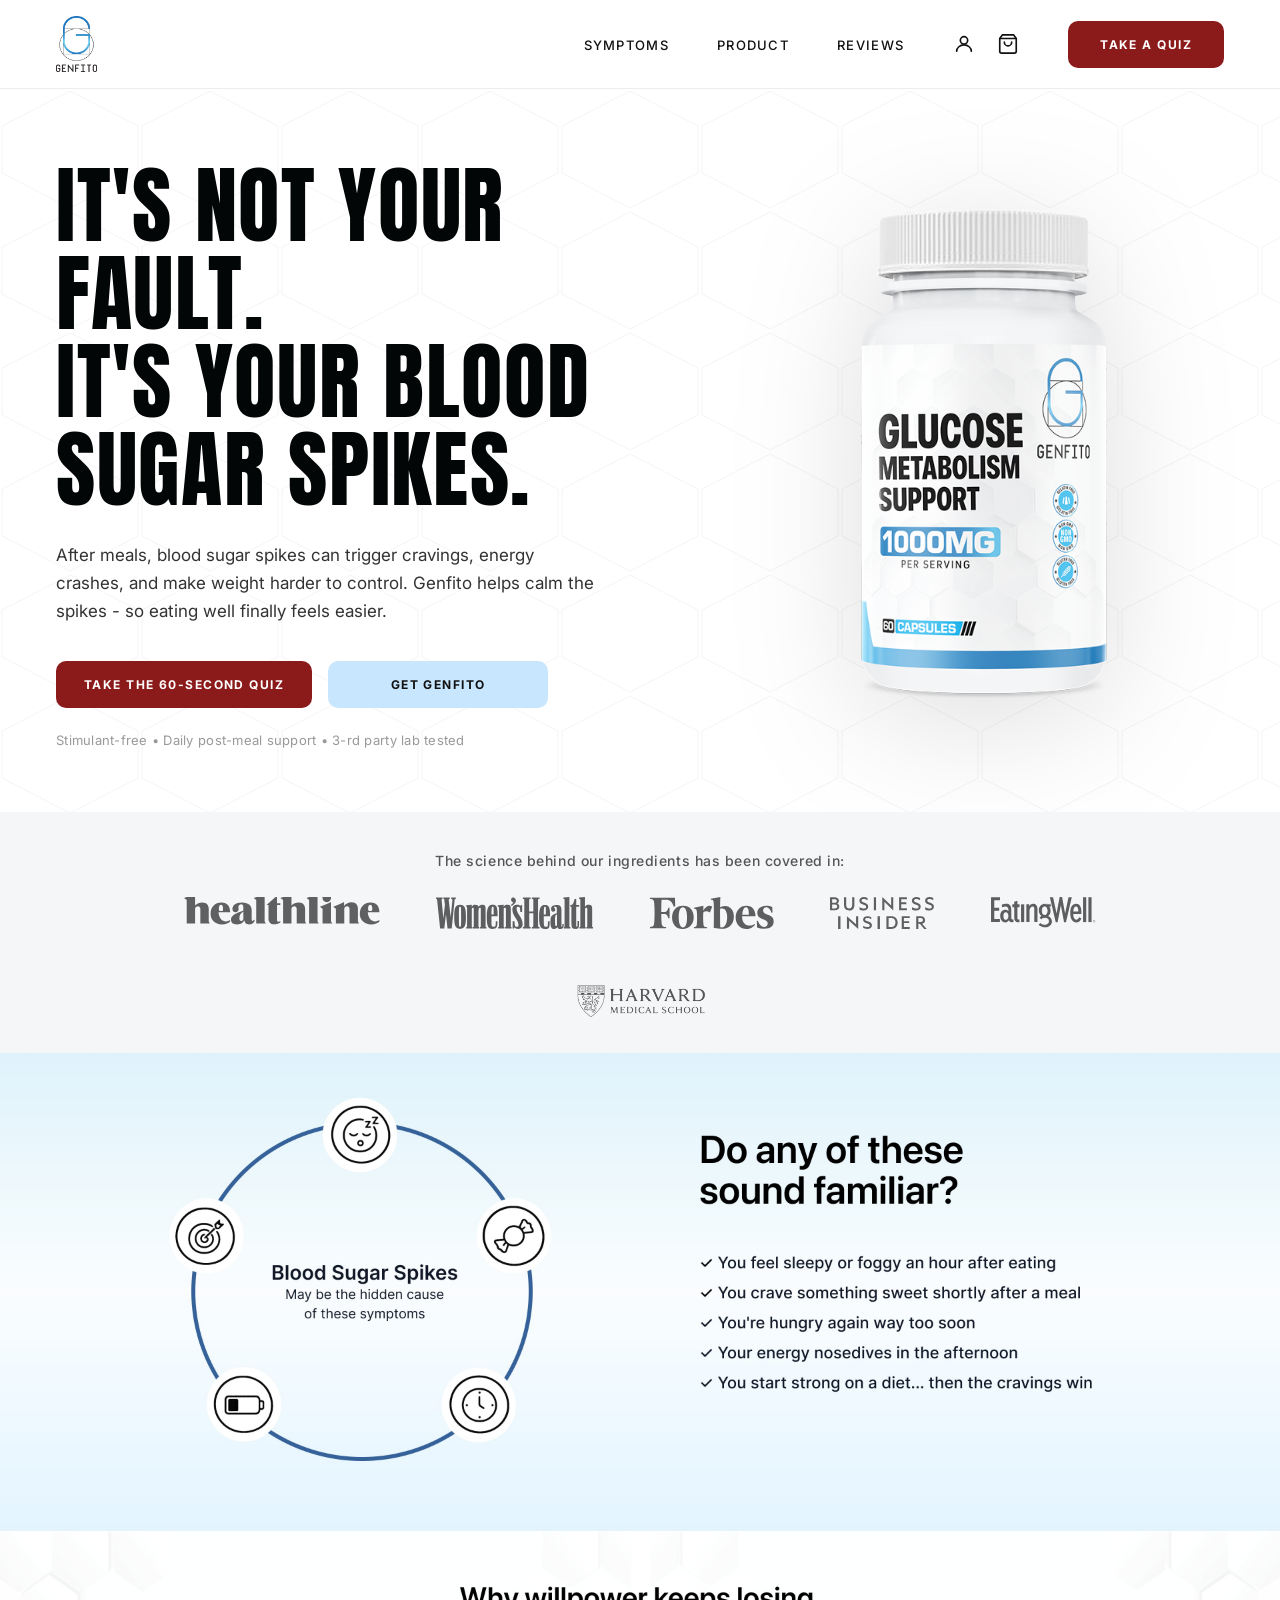
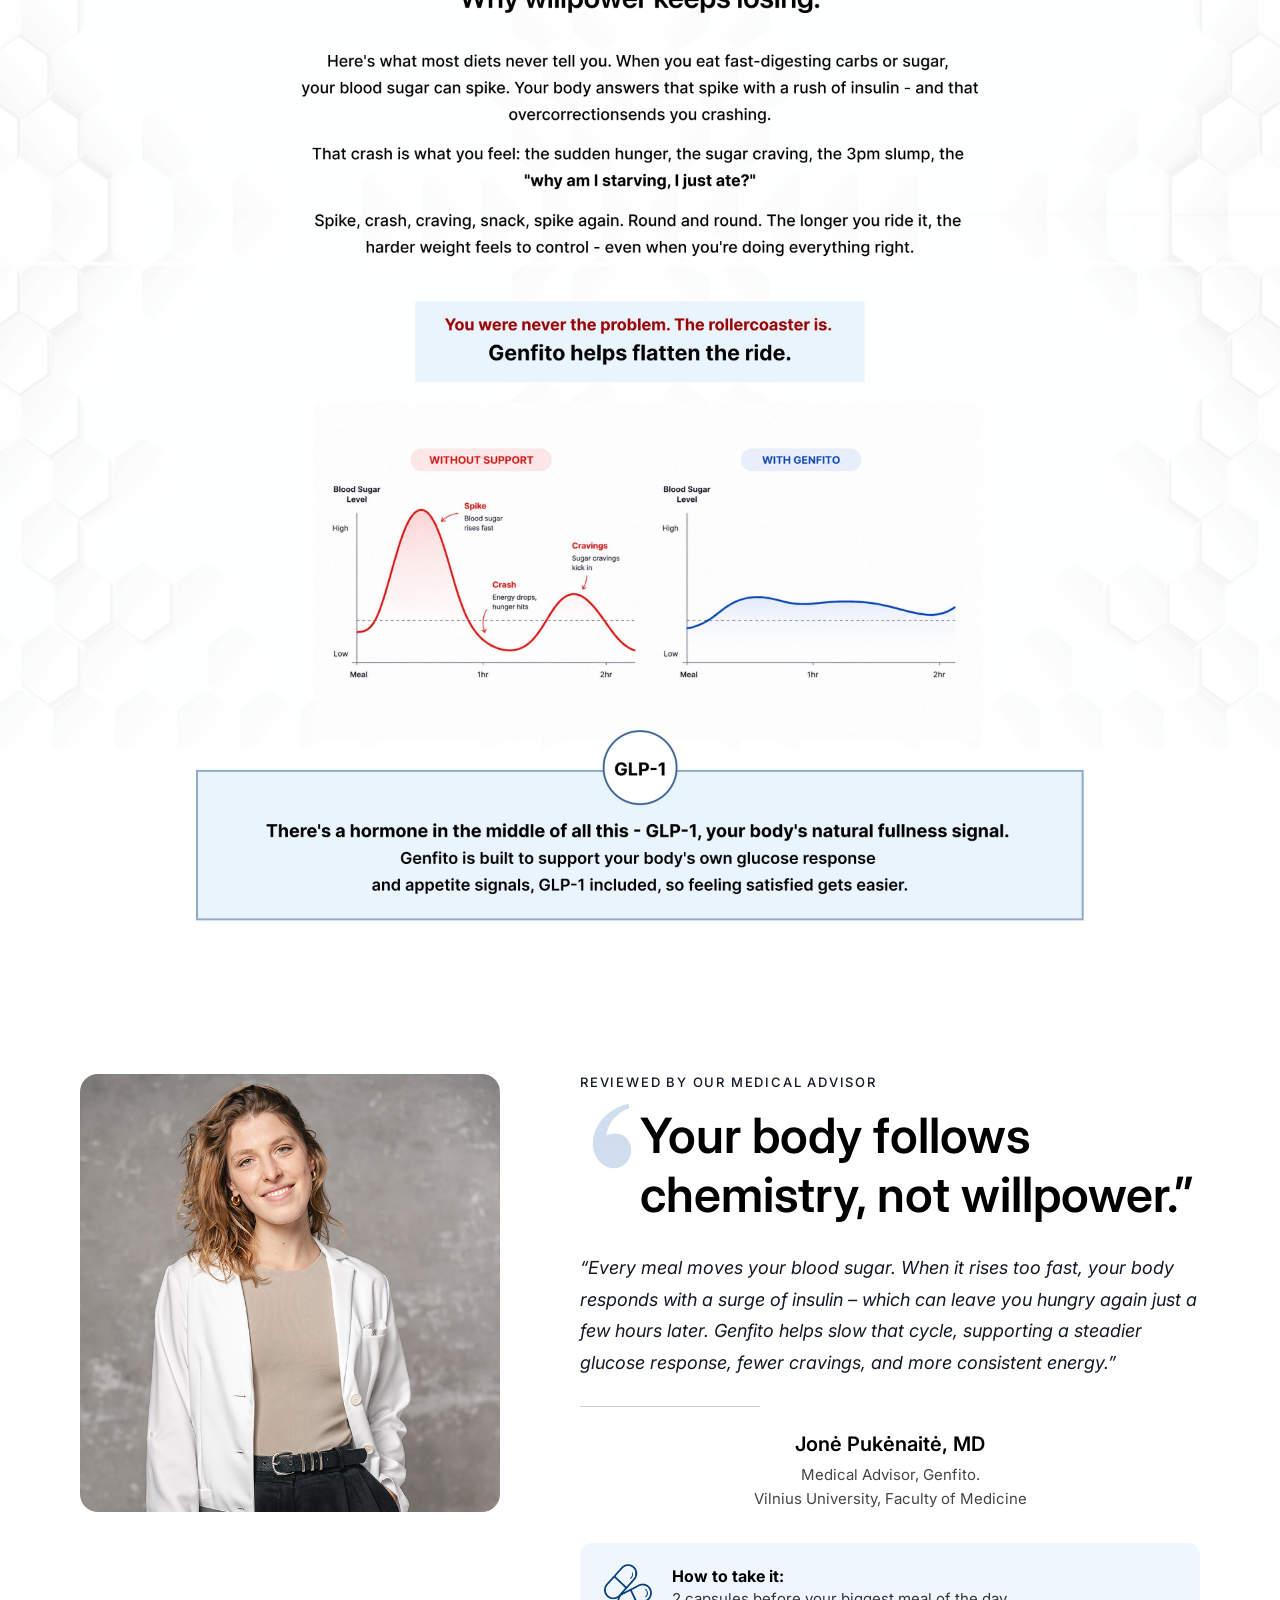
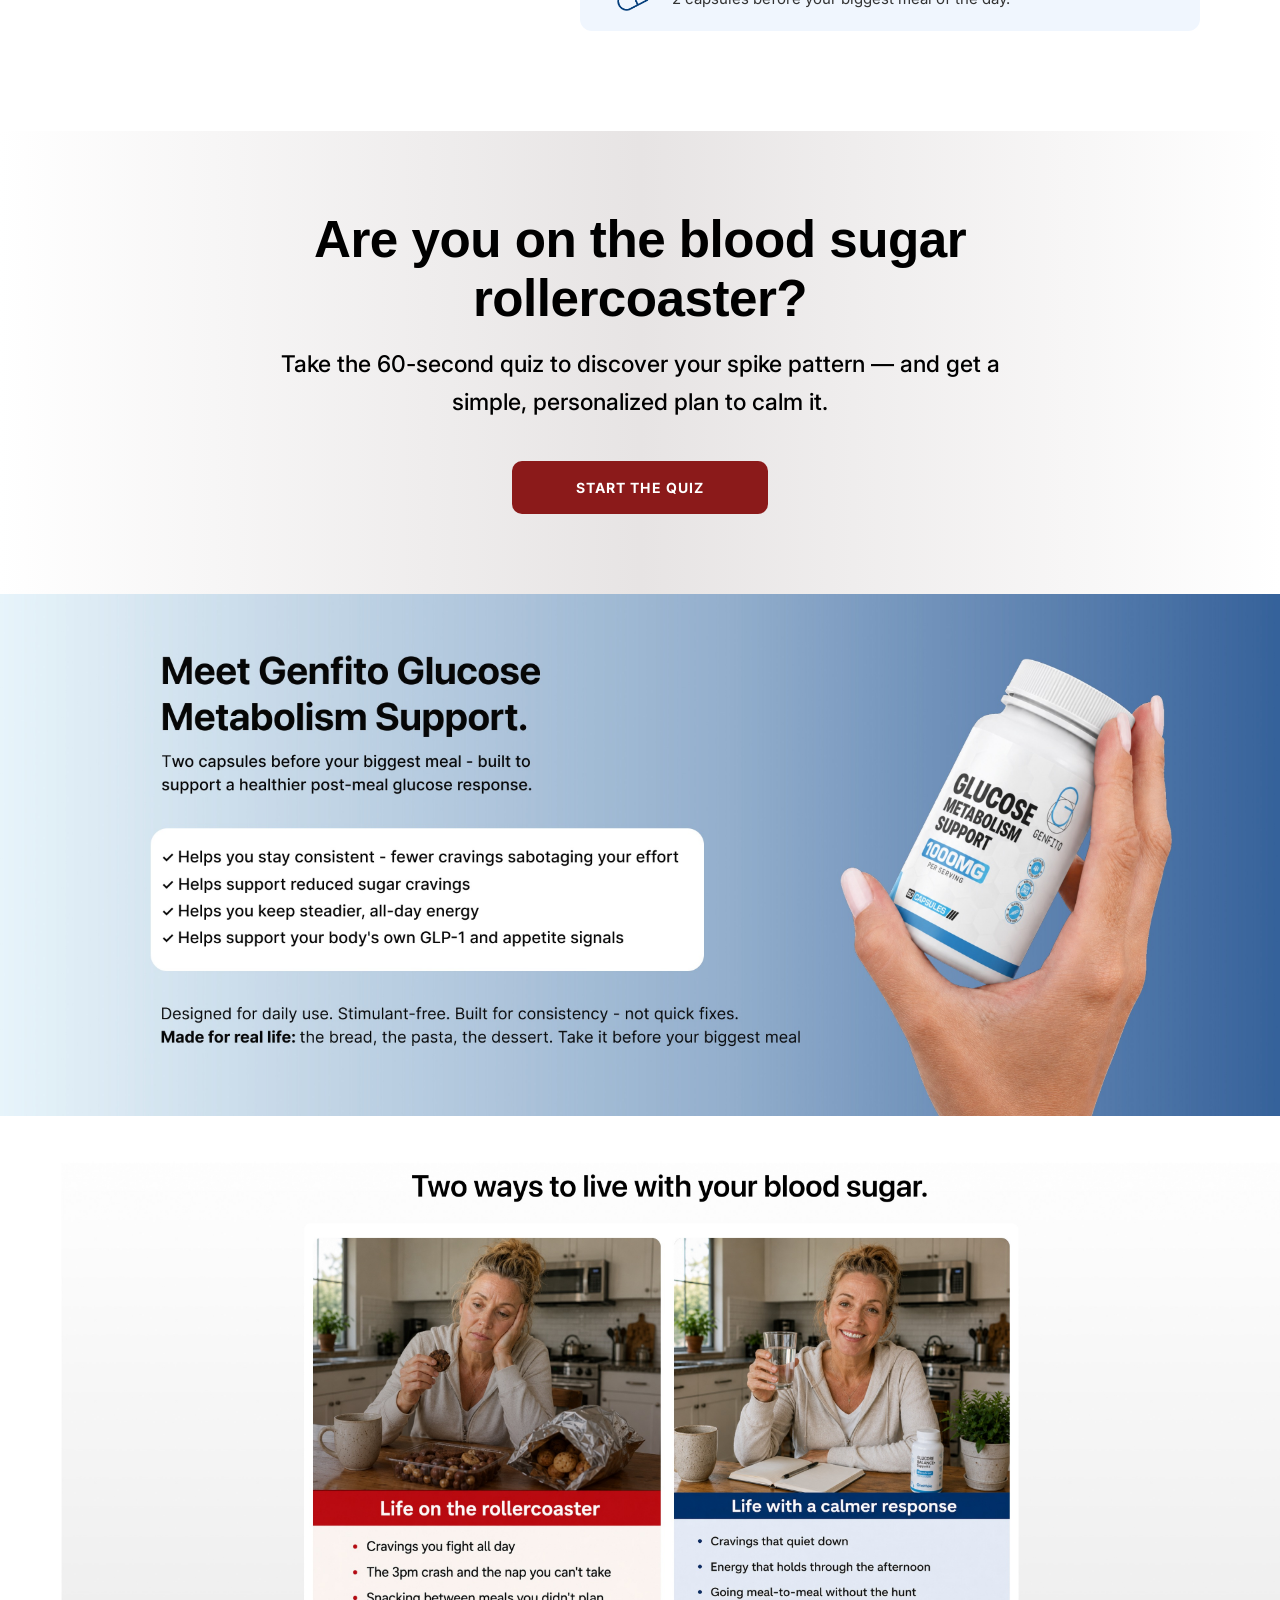
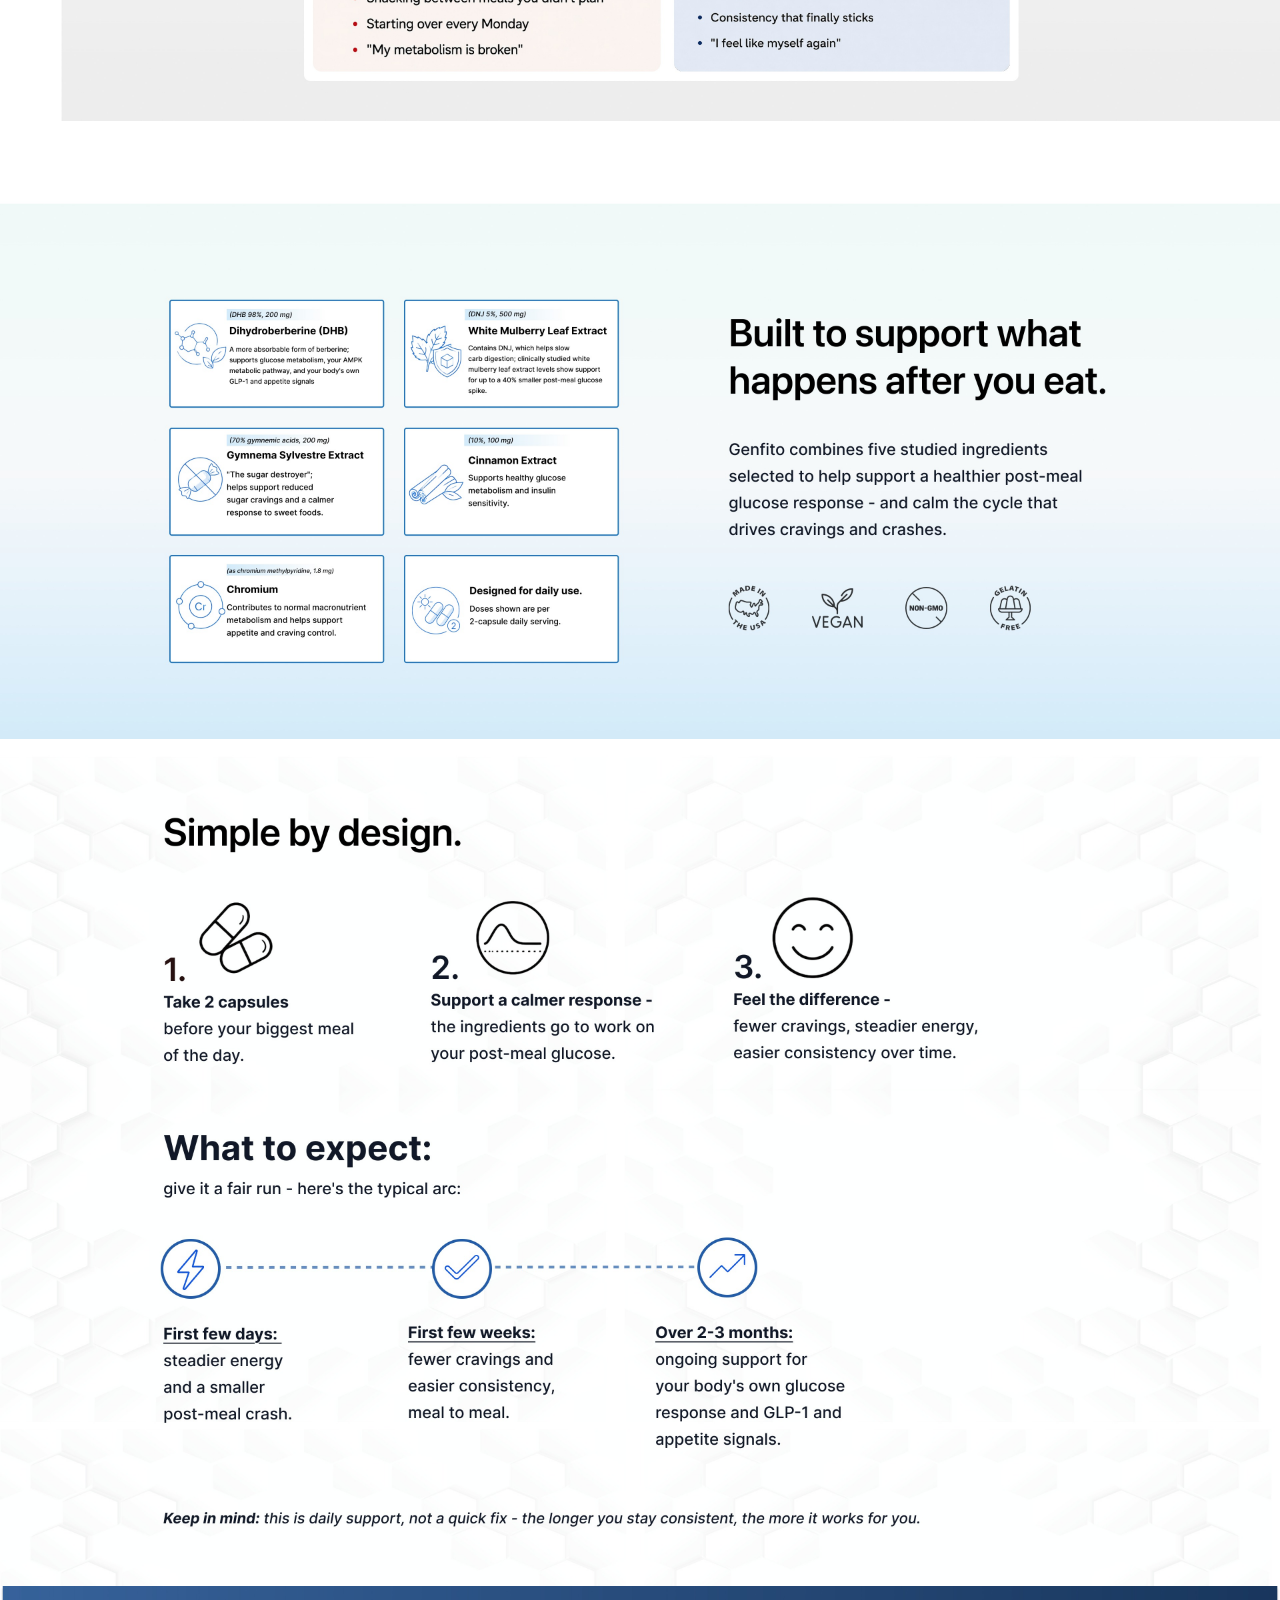
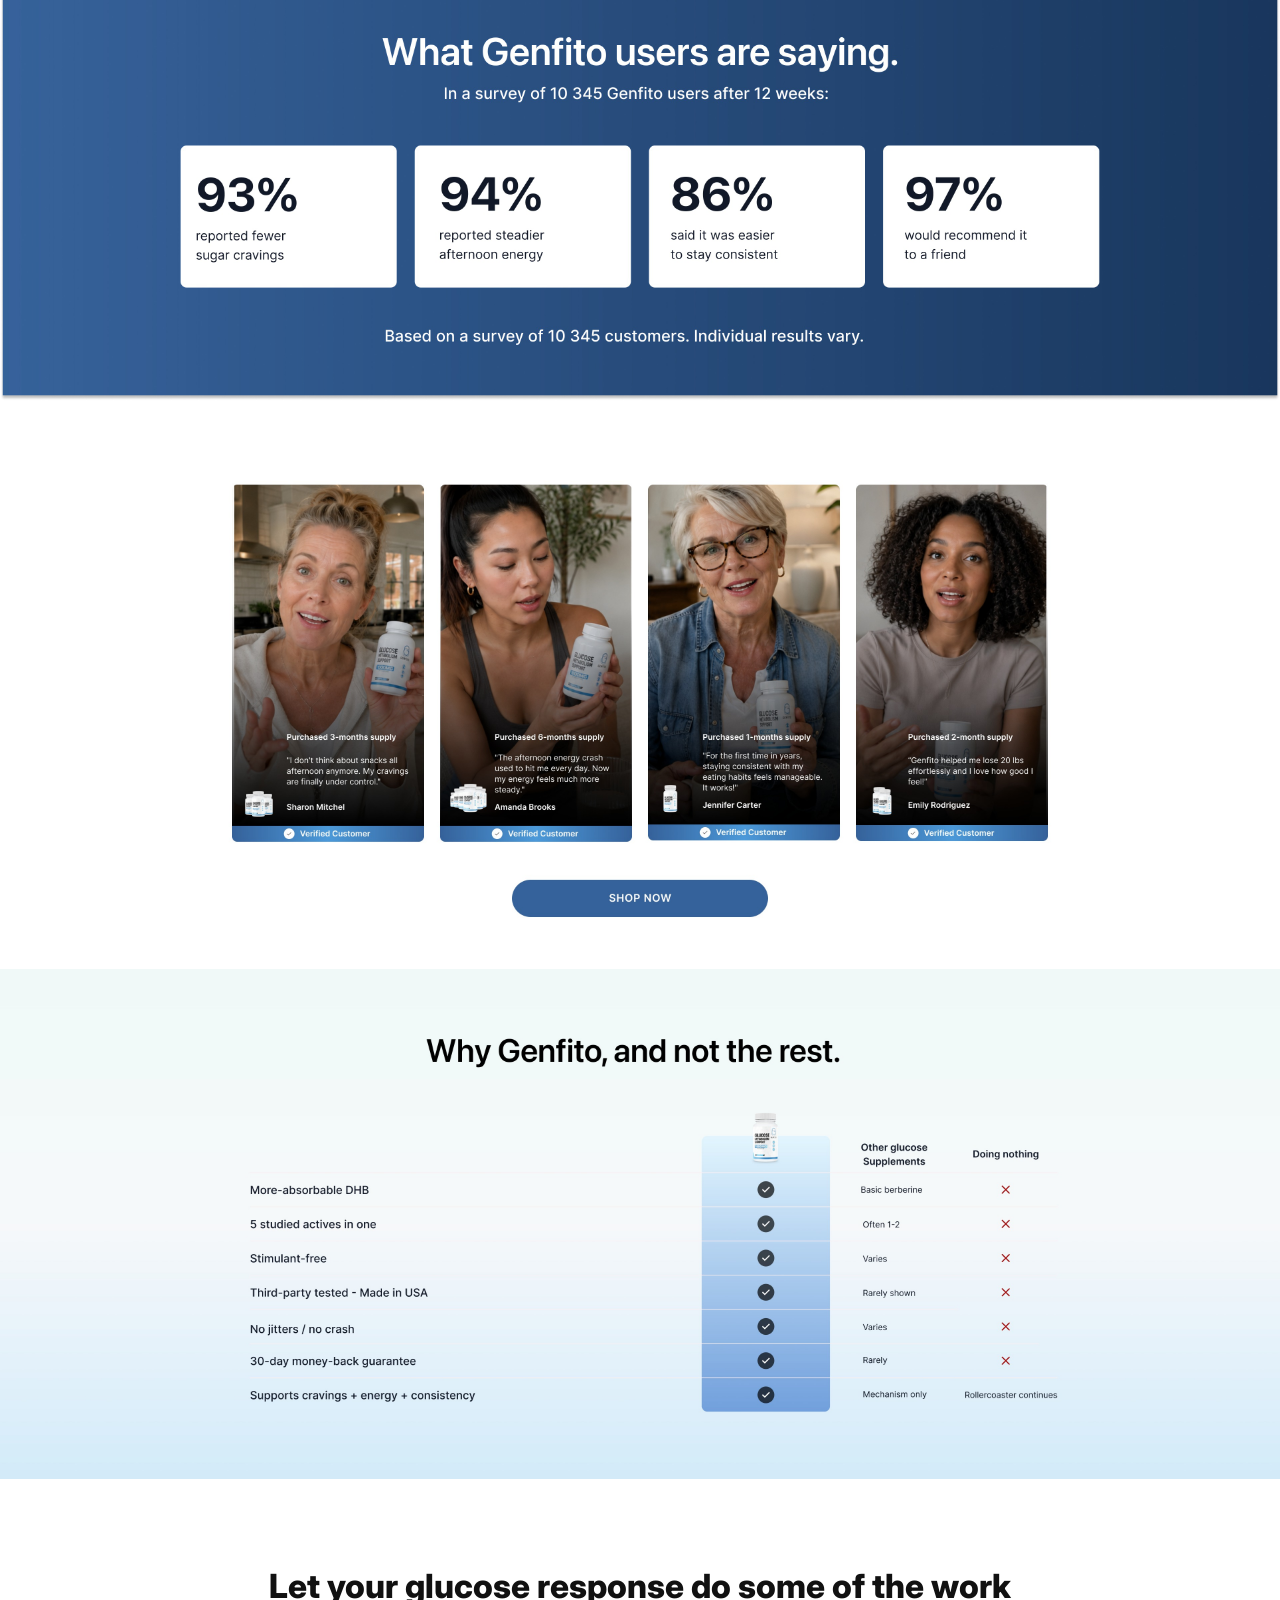
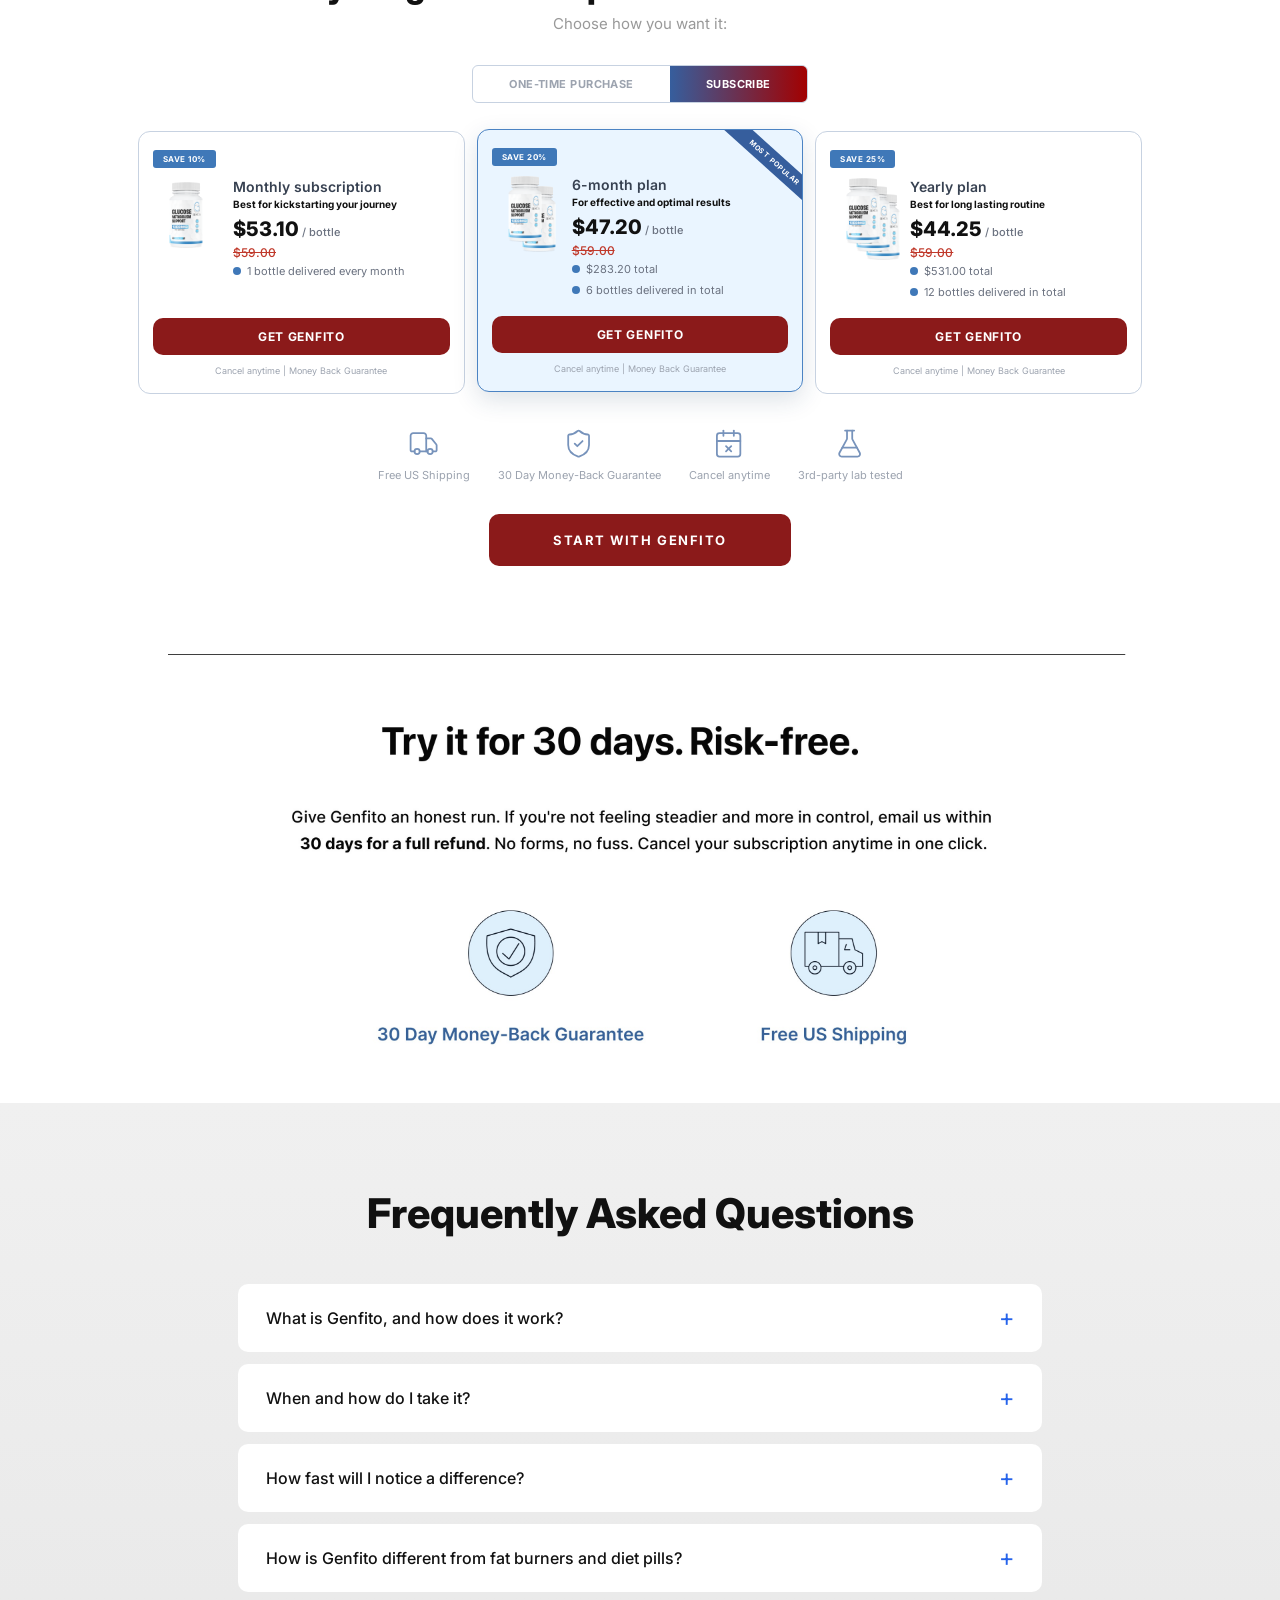
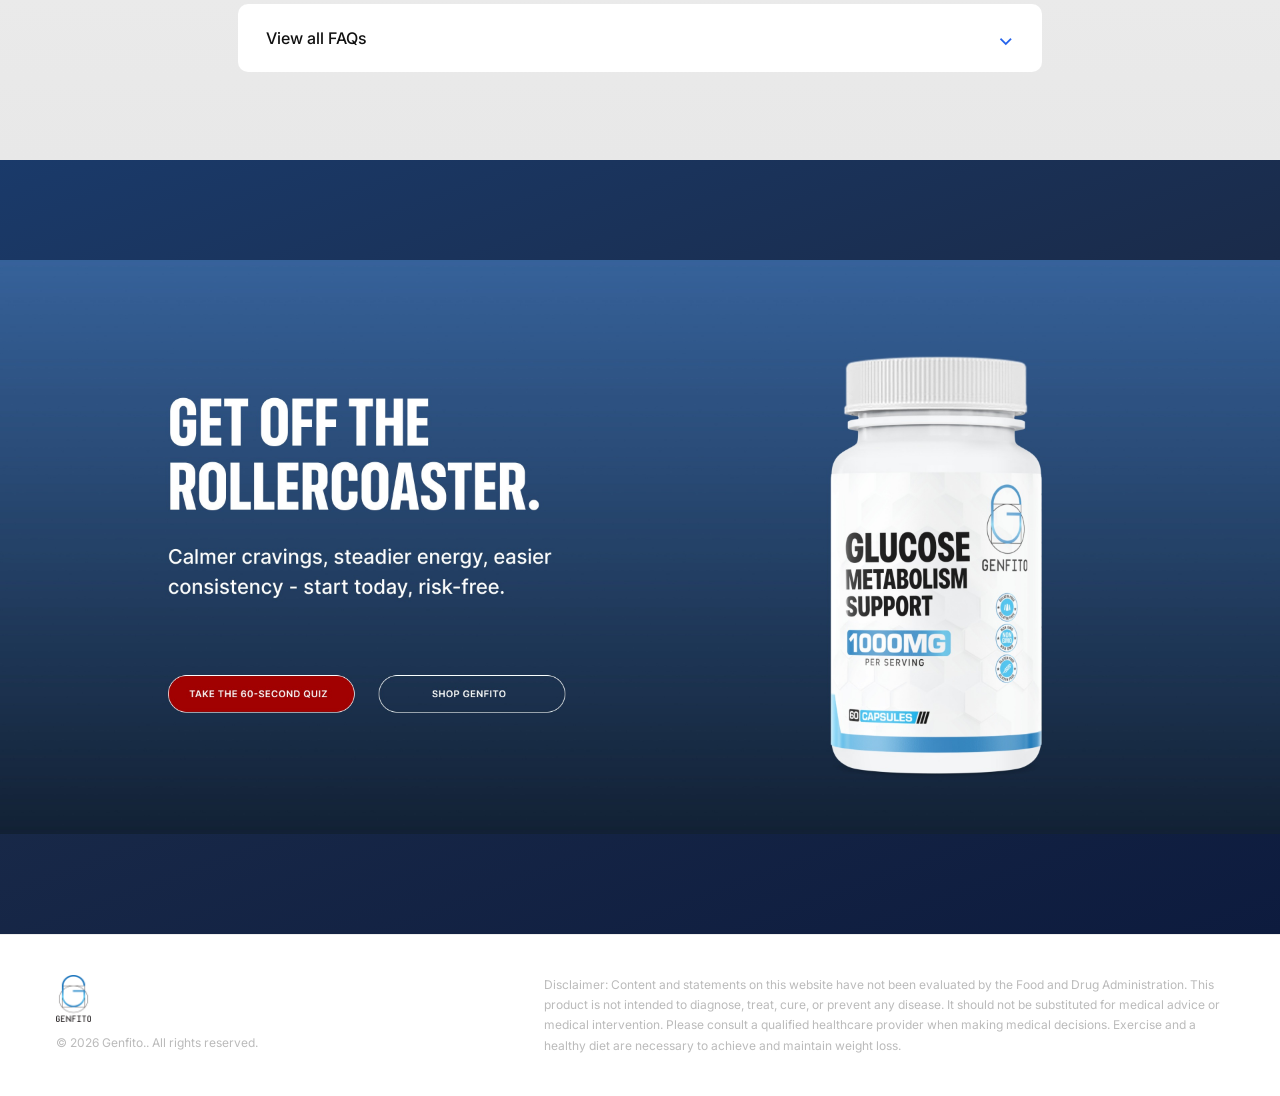
<file: index.html>
<!DOCTYPE html>
<html lang="en">
<head>
  <meta charset="UTF-8">
  <meta name="viewport" content="width=device-width, initial-scale=1.0">
  <title>Genfito – Glucose Metabolism Support</title>
  <!-- Favicons -->
  <link rel="icon" type="image/x-icon" href="/favicon.ico">
  <link rel="icon" type="image/png" sizes="32x32" href="/images/favicon/favicon-32x32.png">
  <link rel="icon" type="image/png" sizes="16x16" href="/images/favicon/favicon-16x16.png">
  <link rel="apple-touch-icon" sizes="180x180" href="/images/favicon/apple-touch-icon.png">
  <link rel="icon" type="image/png" sizes="192x192" href="/images/favicon/favicon-192x192.png">
  <meta name="description" content="After meals, blood sugar spikes can trigger cravings, energy crashes, and make weight harder to control. Genfito helps calm the spikes — so eating well finally feels easier.">
  <link rel="preconnect" href="https://fonts.googleapis.com">
  <link rel="preconnect" href="https://fonts.gstatic.com" crossorigin>
  <link href="https://fonts.googleapis.com/css2?family=Anton&family=Barlow+Condensed:wght@700;800;900&family=Inter:wght@300;400;500;600;700;800&display=swap" rel="stylesheet">
  <style>
    *, *::before, *::after { margin: 0; padding: 0; box-sizing: border-box; }
    :root {
      --red: #8B1A1A;
      --red-hover: #7a1616;
      --blue-light: #C8E7FF;
      --blue-mid: #2a5f8f;
      --blue-dark: #1A3A6A;
      --navy: #1A2B4A;
      --text: #111111;
      --font-body: 'Inter', sans-serif;
      --font-head: 'Barlow Condensed', sans-serif;
    }
    html { scroll-behavior: auto; }
    :target { scroll-margin-top: 0; }
    body { font-family: var(--font-body); color: var(--text); background: #fff; overflow-x: hidden; }

    /* ─── Buttons ─── */
    .btn-red {
      display: inline-flex; align-items: center; justify-content: center;
      background: var(--red); color: #fff;
      font-family: var(--font-body); font-weight: 700; font-size: 12px;
      letter-spacing: .12em; text-transform: uppercase; text-decoration: none;
      border: none; border-radius: 10px; padding: 16px 32px;
      cursor: pointer; transition: background .2s; white-space: nowrap;
    }
    .btn-red:hover { background: var(--red-hover); }
    .btn-blue {
      display: inline-flex; align-items: center; justify-content: center;
      background: var(--blue-light); color: var(--text);
      font-family: var(--font-body); font-weight: 700; font-size: 12px;
      letter-spacing: .12em; text-transform: uppercase; text-decoration: none;
      border: none; border-radius: 10px; padding: 16px 32px;
      cursor: pointer; transition: background .2s; white-space: nowrap;
    }
    .btn-blue:hover { background: #b5d9f5; }
    .btn-outline-dark {
      display: inline-flex; align-items: center; justify-content: center;
      background: transparent; color: #fff;
      font-family: var(--font-body); font-weight: 700; font-size: 12px;
      letter-spacing: .12em; text-transform: uppercase; text-decoration: none;
      border: 2px solid rgba(255,255,255,.55); border-radius: 10px; padding: 14px 32px;
      cursor: pointer; transition: border-color .2s, background .2s; white-space: nowrap;
    }
    .btn-outline-dark:hover { border-color: #fff; background: rgba(255,255,255,.08); }

    /* ─── Full-width section image ─── */
    .section-img { display: block; width: 100%; height: auto; }

    /* ─── AUTHORITY LOGO BAR ─── */
    #authority {
      background: #f4f6f8;
      padding: 40px 0 36px;
    }
    .authority-inner {
      max-width: 1200px; margin: 0 auto; padding: 0 56px;
    }
    .authority-label {
      text-align: center;
      font-family: var(--font-body); font-size: 14px; font-weight: 500;
      color: #555; letter-spacing: .04em; margin-bottom: 28px;
    }
    /* Desktop: all logos in a single flex row */
    .authority-logos-desktop {
      display: flex; align-items: center; justify-content: center;
      gap: 56px; flex-wrap: wrap;
    }
    .authority-logos-desktop img {
      height: 32px; width: auto; object-fit: contain;
      opacity: .65; filter: grayscale(100%);
      transition: opacity .2s;
    }
    .authority-logos-desktop img:hover { opacity: 1; }
    /* Mobile carousel: hidden on desktop */
    .authority-carousel { display: none; }

    /* ─── NAV ─── */
    nav {
      position: sticky; top: 0; z-index: 100;
      background: rgba(255,255,255,.97); backdrop-filter: blur(8px);
      border-bottom: 1px solid rgba(0,0,0,.07);
    }
    .nav-inner {
      display: flex; align-items: center; justify-content: space-between;
      max-width: 1440px; margin: 0 auto; padding: 0 56px; height: 88px;
    }
    /* Right side: links + CTA grouped together */
    .nav-right {
      display: flex; align-items: center; gap: 40px;
    }
    .nav-logo {
      display: flex; flex-direction: column; align-items: center;
      text-decoration: none; flex-shrink: 0; gap: 2px;
    }
    .nav-logo-img { height: 56px; width: auto; object-fit: contain; }
    .nav-links { display: flex; align-items: center; gap: 48px; list-style: none; }
    .nav-links a {
      font-family: var(--font-body); font-weight: 500; font-size: 13px;
      letter-spacing: .1em; color: var(--text); text-decoration: none;
      text-transform: uppercase; transition: color .2s;
    }
    .nav-links a:hover { color: var(--red); }
    .nav-hamburger {
      display: none; flex-direction: column; gap: 5px;
      cursor: pointer; background: none; border: none; padding: 4px;
    }
    .nav-hamburger span { display: block; width: 24px; height: 2px; background: var(--text); }
    /* ─── NAV ICONS (account + cart) ─── */
    .nav-icons {
      display: flex; align-items: center; gap: 4px;
    }
    /* Mobile-only right group: icons + hamburger flush right */
    .nav-right-mobile {
      display: none; align-items: center; gap: 0;
    }
    .nav-icons-mobile {
      display: none; align-items: center; gap: 0;
    }
    .nav-icon-btn {
      display: flex; align-items: center; justify-content: center;
      width: 40px; height: 40px; border-radius: 50%;
      color: var(--text); text-decoration: none; position: relative;
      transition: background .15s, color .15s;
    }
    .nav-icon-btn:hover { background: #f3f4f6; color: var(--red); }

    /* ─── HERO ─── */
    #hero { position: relative; overflow: hidden; background: #ffffff; }
    .hero-hexbg {
      position: absolute; inset: 0; pointer-events: none;
      background-image: url("data:image/svg+xml,%3Csvg xmlns='http://www.w3.org/2000/svg' width='140' height='121' viewBox='0 0 140 121'%3E%3Cpolygon points='70,2 138,37 138,84 70,119 2,84 2,37' fill='none' stroke='%23e0e0e0' stroke-width='1'/%3E%3C/svg%3E");
      background-size: 140px 121px; opacity: .35;
    }
    .hero-content {
      position: relative; z-index: 2;
      display: flex; align-items: center; justify-content: space-between;
      max-width: 1440px; margin: 0 auto;
      padding: 72px 56px 64px; gap: 40px;
    }
    .hero-left { flex: 0 0 55%; max-width: 760px; }
    .hero-headline {
      font-family: 'Anton', sans-serif;
      font-weight: 400;
      font-size: 85px;
      line-height: 88px;
      text-transform: uppercase;
      color: #030606;
      margin-bottom: 28px;
      letter-spacing: 0.02em; /* slightly lighter visual weight */
      word-wrap: break-word;
    }
    .hero-body {
      font-size: 17px; line-height: 1.65; color: #333;
      max-width: 540px; margin-bottom: 36px;
    }
    .hero-ctas { display: flex; gap: 16px; flex-wrap: wrap; margin-bottom: 24px; }
    /* Equal-size hero CTAs on desktop */
    .hero-ctas .btn-red,
    .hero-ctas .btn-blue {
      min-width: 220px;
      padding: 16px 28px;
      text-align: center;
      justify-content: center;
    }
    /* Mobile rollercoaster subtext above stacked buttons */
    .hero-rollercoaster {
      display: none; /* hidden on desktop */
      font-size: 16px; font-weight: 500; color: #030606;
      margin-bottom: 16px; text-align: center;
    }
    /* Desktop: hero-mid-row is just the body text block */
    .hero-mid-row { display: block; }
    /* Mobile-only bottle inside mid-row: hidden on desktop */
    .hero-bottle-mobile { display: none; }
    .hero-trust { font-size: 13px; color: #999; letter-spacing: .02em; }
    .hero-right {
      flex: 0 0 42%; display: flex; justify-content: flex-end; align-items: center;
    }
    .hero-bottle {
      width: 100%; max-width: 520px; object-fit: contain;
      filter: drop-shadow(0 24px 64px rgba(0,0,0,.13));
    }

    /* ─── QUIZ CTA MID ─── */
    #quiz-cta-mid {
      background: linear-gradient(90deg, #ffffff 0%, #E7E4E4 50%, #ffffff 100%);
      padding: 80px 0;
    }
    .quiz-cta-mid-inner {
      max-width: 900px; margin: 0 auto; padding: 0 48px; text-align: center;
    }
    .quiz-cta-mid-headline {
      font-family: -apple-system, 'SF Pro Display', 'Helvetica Neue', Arial, sans-serif;
      font-weight: 590;
      font-size: clamp(28px, 4vw, 58px);
      text-transform: none;
      color: #000000;
      margin-bottom: 16px;
      line-height: 1.15;
      letter-spacing: -0.01em;
    }
    .quiz-cta-mid-body {
      font-family: 'Inter', sans-serif;
      font-size: clamp(16px, 1.8vw, 24px);
      font-weight: 500;
      color: #000000;
      line-height: 1.65;
      margin-bottom: 40px;
      max-width: 720px;
      margin-left: auto;
      margin-right: auto;
    }

    /* ─── OFFER CARDS ─── */
    #offer { background: #fff; padding: 88px 0; }
    .offer-inner { max-width: 1100px; margin: 0 auto; padding: 0 48px; text-align: center; }
    .offer-headline {
      font-size: clamp(22px, 2.6vw, 36px); font-weight: 800;
      color: var(--text); margin-bottom: 8px; line-height: 1.2;
    }
    .offer-subtitle { font-size: 15px; color: #999; margin-bottom: 32px; }
    /* Toggle tabs (quiz-style) */
    .offer-toggle {
      display: inline-flex; border: 1.5px solid #C7D2E1; border-radius: 6px;
      overflow: hidden; margin-bottom: 28px; background: #fff;
    }
    .offer-toggle-btn {
      padding: 11px 36px; font-size: 11px; font-weight: 700;
      letter-spacing: .04em; text-transform: uppercase;
      cursor: pointer; border: none; background: transparent;
      color: #9CA3AF; transition: all .2s; font-family: var(--font-body);
    }
    .offer-toggle-btn.active {
      background: linear-gradient(90deg, #365E9D 0%, #A20101 100%);
      color: #fff;
    }
    /* Plan cards grid — 3-up subscribe, 2-up one-time */
    .offer-cards {
      display: grid;
      grid-template-columns: repeat(3, minmax(0, 1fr));
      gap: 12px; margin-bottom: 28px;
      align-items: stretch;
    }
    .offer-cards.is-two-up {
      grid-template-columns: repeat(2, minmax(0, 1fr));
      max-width: 720px; margin-left: auto; margin-right: auto;
    }
    .offer-card {
      border: 1.5px solid #C7D2E1; border-radius: 12px;
      padding: 14px 14px 16px; background: #fff;
      position: relative; overflow: visible;
      display: flex; flex-direction: column;
      justify-content: space-between;
      text-align: left;
      transition: border-color .15s, box-shadow .15s, transform .15s, background .15s;
      cursor: pointer;
    }
    .offer-card:hover {
      border-color: #4B83C3;
      box-shadow: 0 4px 16px rgba(37,99,235,.10);
    }
    .offer-card.selected {
      border-color: #4B83C3; background: #EAF5FF;
      box-shadow: 0 8px 24px rgba(30,58,95,.15);
      transform: translateY(-2px);
    }
    /* MOST POPULAR diagonal ribbon */
    .offer-card-badge-wrap {
      position: absolute; top: 0; right: 0;
      width: 80px; height: 80px; overflow: hidden;
      border-radius: 0 10px 0 0; pointer-events: none; z-index: 3;
    }
    .offer-card-badge {
      position: absolute; top: 18px; right: -22px;
      transform: rotate(42deg); transform-origin: center;
      background: #365E9D; color: #fff;
      font-size: 7px; font-weight: 700; letter-spacing: .08em;
      padding: 5px 30px; white-space: nowrap;
      text-transform: uppercase; width: 110px; text-align: center;
    }
    .offer-card-save {
      display: inline-block; font-size: 8px; font-weight: 700;
      color: #fff; background: #3F78B8;
      letter-spacing: .06em; text-transform: uppercase;
      padding: 4px 10px; border-radius: 3px; margin-bottom: 10px;
    }
    /* Card top: bottle image left, copy right */
    .offer-card-top {
      display: grid; grid-template-columns: 70px minmax(0,1fr);
      gap: 10px; align-items: start;
    }
    .offer-card-media {
      display: block; width: 70px; flex-shrink: 0;
      overflow: visible; padding-top: 4px; position: relative;
    }
    .offer-card-media img { width: 66px; height: auto; display: block; }
    .offer-card-media .stack-img {
      position: absolute; width: 66px; height: auto;
    }
    .offer-card-copy { min-width: 0; }
    .offer-card-type { font-size: 14px; font-weight: 600; color: #374151; margin-bottom: 2px; line-height: 1.25; }
    .offer-card-subtitle { font-size: 10px; font-weight: 700; color: #111; line-height: 1.3; margin-bottom: 8px; }
    .offer-card-price {
      font-size: 20px; font-weight: 800; color: #111;
      margin-bottom: 6px; line-height: 1;
    }
    .offer-card-price-label { font-size: 11px; font-weight: 500; color: #6B7280; }
    .offer-card-was { font-size: 12px; font-weight: 500; color: #C0392B; text-decoration: line-through; margin-top: 2px; margin-bottom: 4px; }
    .offer-card-details {
      list-style: none; padding: 0; margin: 0; text-align: left;
    }
    .offer-card-details li {
      font-size: 11px; color: #6B7280;
      display: flex; align-items: flex-start; gap: 6px;
      margin-bottom: 6px; line-height: 1.35;
    }
    .offer-card-details li::before {
      content: ''; width: 8px; height: 8px; min-width: 8px;
      background: #3F78B8; border-radius: 50%; margin-top: 3px;
    }
    .offer-card-cta {
      display: block; background: var(--red); color: #fff;
      font-family: var(--font-body); font-size: 12px; font-weight: 700;
      letter-spacing: .06em; text-transform: uppercase;
      text-align: center; padding: 11px 10px; border-radius: 10px;
      text-decoration: none; transition: background .15s; margin-top: 12px;
    }
    .offer-card-cta:hover { background: var(--red-hover); }
    .offer-card-guarantee {
      font-size: 9px; color: #9CA3AF;
      margin-top: 10px; line-height: 1.35; text-align: center;
    }
    /* Trust icons row */
    .offer-trust-icons {
      display: flex; justify-content: center; gap: 28px;
      margin-bottom: 32px; flex-wrap: wrap; padding-top: 6px;
    }
    .offer-trust-item {
      display: flex; flex-direction: column; align-items: center;
      gap: 8px; font-size: 11px; color: #9CA3AF; text-align: center;
    }
    .offer-trust-icon-img { width: 32px; height: 32px; object-fit: contain; display: block; opacity: 0.75; }

    /* ─── FAQ ─── */
    #faq { background: linear-gradient(180deg, #f0f0f0 0%, #e8e8e8 100%); padding: 88px 0; }
    .faq-inner { max-width: 900px; margin: 0 auto; padding: 0 48px; }
    .faq-headline {
      font-family: var(--font-body); font-weight: 800;
      font-size: clamp(28px, 3.2vw, 44px); color: var(--text);
      margin-bottom: 48px; text-align: center; line-height: 1.1;
    }
    .faq-item { margin-bottom: 12px; }
    .faq-question {
      display: flex; justify-content: space-between; align-items: center;
      padding: 22px 28px; cursor: pointer;
      font-size: 16px; font-weight: 500; color: var(--text);
      gap: 16px; user-select: none; line-height: 1.4;
      background: #fff; border-radius: 10px;
      transition: background .2s;
    }
    .faq-question:hover { background: #f8f8f8; }
    .faq-icon {
      flex-shrink: 0;
      font-size: 24px; color: #2563EB; font-weight: 400;
      transition: transform .25s; line-height: 1;
      background: none; border-radius: 0; width: auto; height: auto;
      display: inline-block;
    }
    .faq-item.open .faq-icon { transform: rotate(45deg); }
    /* View all FAQs row */
    .faq-view-all {
      display: flex; justify-content: space-between; align-items: center;
      padding: 22px 28px; cursor: pointer;
      font-size: 16px; font-weight: 500; color: var(--text);
      background: #fff; border-radius: 10px; margin-top: 12px;
      user-select: none;
    }
    .faq-view-all-chevron {
      font-size: 20px; color: #2563EB; transition: transform .25s;
    }
    .faq-view-all.open .faq-view-all-chevron { transform: rotate(180deg); }
    .faq-extra { display: none; }
    .faq-extra.open { display: block; }
    .faq-answer { max-height: 0; overflow: hidden; transition: max-height .3s ease; }
    .faq-item.open .faq-answer { max-height: 500px; }
    .faq-answer-inner {
      padding: 0 28px 22px;
      font-size: 15px; line-height: 1.75; color: #666;
      background: #fff; border-radius: 0 0 10px 10px; margin-top: -2px;
    }

    /* ─── DOCTOR SECTION ─── */
    #doctor-section {
      background: #fff;
      padding: 100px 0;
    }
    .doctor-inner {
      max-width: 1440px; margin: 0 auto; padding: 0 80px;
      display: flex; align-items: flex-start; gap: 80px;
    }
    .doctor-photo-col {
      flex: 0 0 420px; max-width: 420px;
    }
    .doctor-photo {
      width: 100%; border-radius: 18px;
      object-fit: cover; display: block;
    }
    .doctor-content-col {
      flex: 1; min-width: 0;
      display: flex; flex-direction: column;
      gap: 0;
    }
    .doctor-reviewed-label {
      font-family: var(--font-body); font-weight: 500;
      font-size: 13px; letter-spacing: 1.8px; text-transform: uppercase;
      color: #111827; margin-bottom: 16px;
    }
    .doctor-quote-wrap {
      position: relative; margin-bottom: 28px;
    }
    .doctor-quote-mark {
      position: absolute; top: -10px; left: -8px;
      width: 80px; height: 80px; object-fit: contain;
      opacity: 0.9; z-index: 0;
    }
    /* Mobile double quote pair: hidden on desktop */
    .doctor-quote-marks-pair { display: none; }
    .doctor-quote-headline {
      font-family: var(--font-body); font-weight: 590;
      font-size: clamp(32px, 3.8vw, 56px); line-height: 1.22;
      color: #000; position: relative; z-index: 1;
      padding-left: 60px; margin-bottom: 0;
    }
    .doctor-quote-body {
      font-family: var(--font-body); font-weight: 400;
      font-size: 18px; line-height: 1.75; color: #111827;
      font-style: italic; margin-bottom: 28px;
    }
    .doctor-divider {
      width: 180px; height: 1px; background: #d0d0d0;
      margin-bottom: 24px;
    }
    .doctor-name {
      font-family: var(--font-body); font-weight: 600;
      font-size: 20px; line-height: 1.3; color: #000;
      margin-bottom: 6px;
    }
    .doctor-credentials {
      font-family: var(--font-body); font-weight: 400;
      font-size: 15px; line-height: 1.6; color: #444;
      margin-bottom: 32px;
    }
    .doctor-how-box {
      background: #F0F6FE; border-radius: 12px;
      padding: 20px 24px;
      display: flex; align-items: center; gap: 20px;
      max-width: 620px;
    }
    .doctor-capsule-icon {
      width: 48px; height: 48px; object-fit: contain; flex-shrink: 0;
    }
    .doctor-how-text {
      font-family: var(--font-body);
    }
    .doctor-how-text strong {
      font-weight: 700; font-size: 16px; color: #000;
      display: block; margin-bottom: 2px;
    }
    .doctor-how-text span {
      font-size: 15px; color: #333; font-weight: 400;
    }

    /* ─── FINAL CTA ─── */
    #final-cta {
      background: linear-gradient(160deg, #1a3a6a 0%, #1a2b4a 45%, #0d1b3e 100%);
      padding: 100px 0;
    }
    .final-cta-inner {
      display: flex; align-items: center; justify-content: space-between;
      gap: 60px; max-width: 1440px; margin: 0 auto; padding: 0 56px;
    }
    .final-cta-left { flex: 0 0 50%; }
    .final-cta-headline {
      font-family: var(--font-head); font-weight: 900;
      font-size: clamp(52px, 5.6vw, 84px); text-transform: uppercase;
      color: #fff; line-height: .95; margin-bottom: 24px; letter-spacing: -.01em;
    }
    .final-cta-body {
      font-size: 17px; color: rgba(255,255,255,.82);
      line-height: 1.65; margin-bottom: 40px; max-width: 480px;
    }
    .final-cta-btns { display: flex; gap: 16px; flex-wrap: wrap; }
    .final-cta-right { flex: 0 0 42%; display: flex; justify-content: flex-end; }
    .final-cta-bottle {
      width: 100%; max-width: 400px; object-fit: contain;
      filter: drop-shadow(0 24px 64px rgba(0,0,0,.35));
    }

    /* ─── FOOTER ─── */
    footer { background: #fff; border-top: 1px solid #eee; padding: 40px 0; }
    .footer-inner {
      max-width: 1440px; margin: 0 auto; padding: 0 56px;
      display: flex; justify-content: space-between; align-items: flex-start;
      gap: 40px; flex-wrap: wrap;
    }
    .footer-left { display: flex; flex-direction: column; gap: 8px; }
    .footer-logo-img { height: 48px; width: auto; object-fit: contain; }
    .footer-copyright { font-size: 12px; color: #bbb; }
    .footer-disclaimer { font-size: 12px; color: #bbb; line-height: 1.7; max-width: 680px; }

    /* ─── MOBILE NAV MENU ─── */
    .nav-mobile-menu {
      display: none;
      flex-direction: column;
      gap: 0;
      background: #fff;
      border-top: 1px solid #e8e8e8;
      padding: 12px 24px 20px;
      box-shadow: 0 8px 24px rgba(0,0,0,0.08);
    }
    .nav-mobile-menu.open { display: flex; }
    .nav-mobile-menu a {
      font-family: var(--font-body); font-weight: 600; font-size: 15px;
      color: var(--text); text-decoration: none; text-transform: uppercase;
      letter-spacing: .08em; padding: 14px 0;
      border-bottom: 1px solid #f0f0f0;
    }
    .nav-mobile-menu a:last-child { border-bottom: none; }
    .nav-mobile-menu a:hover { color: var(--red); }
    /* CTA button inside mobile menu must keep white text */
    .nav-mobile-menu a.btn-red {
      color: #fff !important;
      border-bottom: none;
      border-radius: 10px;
      text-align: center;
      padding: 16px 32px;
      margin-top: 8px;
    }
    .nav-mobile-menu a.btn-red:hover { color: #fff !important; background: var(--red-hover); }
    /* Symptoms mobile section: hidden by default on desktop */
    .symptoms-mobile { display: none; }
    /* Rollercoaster mobile section: hidden by default on desktop */
    .rollercoaster-mobile { display: none; }
    /* Product intro mobile section: hidden by default on desktop */
    .product-mobile { display: none; }
    /* Before/After mobile section: hidden by default on desktop */
    .before-after-mobile { display: none; }
    /* Ingredients mobile section: hidden by default on desktop */
    .ingredients-mobile { display: none; }
    /* How-it-works mobile section: hidden by default on desktop */
    .how-it-works-mobile { display: none; }
    /* Stats mobile section: hidden by default on desktop */
    .stats-mobile { display: none; }
    /* Testimonials mobile section: hidden by default on desktop */
    .testimonials-mobile { display: none; }
    /* Comparison mobile section: hidden by default on desktop */
    .comparison-mobile { display: none; }
    /* Final CTA mobile section: hidden by default on desktop */
    .final-cta-mobile { display: none; }
    /* Risk reversal mobile section: hidden by default on desktop */
    .risk-mobile { display: none; }
    /* ─── ROLLERCOASTER MOBILE CSS ─── */
    .rollercoaster-mobile {
      background: #fff;
      padding: 48px 24px 56px;
    }
    .rollercoaster-mobile-inner { max-width: 480px; margin: 0 auto; }
    .rc-heading {
      font-family: var(--font-body); font-weight: 800;
      font-size: clamp(22px, 6vw, 36px); line-height: 1.15;
      color: #0a0a0a; margin-bottom: 24px;
      text-align: center;
    }
    .rc-body {
      font-size: 15px; font-weight: 400; color: #111827;
      line-height: 26px; margin-bottom: 16px;
      text-align: center;
    }
    .rc-highlight-box {
      background: #EEF4FF; border-radius: 12px;
      padding: 24px 20px; margin: 28px 0 32px;
      text-align: center;
    }
    .rc-highlight-red {
      font-size: 16px; font-weight: 700; color: #C0392B;
      line-height: 1.4; margin-bottom: 8px;
    }
    .rc-highlight-bold {
      font-size: 18px; font-weight: 800; color: #0a0a0a;
      line-height: 1.3;
    }
    .rc-charts {
      display: flex; flex-direction: column; gap: 0;
      margin-bottom: 32px;
      align-items: center;
    }
    .rc-chart-img {
      width: 100%; max-width: 360px; height: auto;
      display: block; margin: 0 auto;
    }
    .rc-chart-img + .rc-chart-img {
      margin-top: -20px;
    }
    .rc-glp1-wrap {
      position: relative; margin-top: 16px;
    }
    .rc-glp1-badge {
      position: relative; z-index: 2;
      width: 72px; height: 72px; border-radius: 50%;
      border: 2px solid #1A3A6A;
      background: #fff;
      display: flex; align-items: center; justify-content: center;
      font-size: 14px; font-weight: 700; color: #1A3A6A;
      margin: 0 auto -36px auto;
    }
    .rc-glp1-box {
      background: #EEF4FF; border-radius: 12px;
      padding: 48px 20px 24px;
      font-size: 15px; color: #111827; line-height: 26px;
      text-align: center;
    }
    .rc-section-divider {
      border: none;
      border-top: 1px solid #d0dce8;
      margin: 32px 0 0;
    }
    /* ─── RESPONSIVE ─── */
    @media (max-width: 1024px) {
      .nav-inner { height: 72px; padding: 0 32px; }
      .nav-right { display: none; }
      .nav-right-mobile { display: flex; }
      .nav-icons-mobile { display: flex; }
      .nav-hamburger { display: flex; }
      /* Mobile hero layout */
      .hero-hexbg { display: none; }
      .hero-content { flex-direction: column; padding: 40px 24px 36px; gap: 0; text-align: left; }
      .hero-left { flex: none; max-width: 100%; }
      .hero-headline { font-size: clamp(36px, 9vw, 60px); line-height: 1.05; margin-bottom: 20px; }
      /* body text + bottle side by side on mobile */
      .hero-mid-row {
        display: flex; flex-direction: row; align-items: flex-start;
        gap: 16px; margin-bottom: 28px;
      }
      .hero-body { flex: 1; font-size: 15px; margin-bottom: 0; max-width: none; text-align: left; }
      /* show mobile bottle, hide desktop bottle */
      .hero-bottle-mobile {
        display: block; flex: 0 0 185px; width: 185px; height: auto;
        object-fit: contain; filter: drop-shadow(0 12px 32px rgba(0,0,0,.12));
      }
      .hero-right-desktop { display: none; }
      /* rollercoaster text visible on mobile */
      .hero-rollercoaster { display: block; }
      /* CTAs: full width stacked */
      .hero-ctas { flex-direction: column; align-items: stretch; gap: 12px; margin-bottom: 20px; }
      .hero-ctas .btn-red,
      .hero-ctas .btn-blue { min-width: 0; width: 100%; padding: 16px 20px; }
      .hero-trust { text-align: center; }
      .quiz-cta-mid-inner { padding: 0 32px; }
      .offer-inner { padding: 0 32px; }
      #doctor-section { padding: 16px 0 80px; }
      .rollercoaster-mobile { padding-bottom: 0; }
      .doctor-inner { padding: 0 32px; gap: 48px; flex-direction: column; }
      .doctor-photo-col { flex: none; width: 100%; max-width: 480px; margin: 0 auto; }
      /* Doctor section mobile: center everything */
      .doctor-reviewed-label { text-align: center; }
      .doctor-quote-wrap { text-align: center; }
      .doctor-quote-headline {
        font-size: 34px; font-weight: 700;
        padding-left: 0; text-align: center;
        line-height: 1.18;
      }
      .doctor-quote-body { text-align: center; }
      /* Double quote marks: hide absolute single, show flex pair */
      .doctor-quote-mark { display: none; }
      .doctor-quote-marks-pair {
        display: flex; justify-content: center; gap: 4px;
        margin-bottom: 12px;
      }
      .doctor-quote-marks-pair img {
        width: 52px; height: 52px; object-fit: contain; opacity: 0.9;
      }
      .offer-cards { grid-template-columns: 1fr 1fr 1fr; }
      .offer-cards.is-two-up { grid-template-columns: 1fr 1fr; }
      .faq-inner { padding: 0 32px; }
      #quiz-cta-mid { padding: 48px 0; }
      .doctor-how-box { margin-bottom: 0; }
      .final-cta-inner { flex-direction: column; padding: 0 32px; text-align: center; }
      .final-cta-left { flex: none; width: 100%; }
      .final-cta-body { max-width: 100%; }
      .final-cta-btns { justify-content: center; }
      .final-cta-right { flex: none; width: 100%; justify-content: center; }
      .final-cta-bottle { max-width: 280px; margin: 0 auto; display: block; }
      .footer-inner { padding: 0 32px; flex-direction: column; }
      /* Authority: switch to carousel on mobile */
      .authority-inner { padding: 0 24px; }
      .authority-logos-desktop { display: none; }
      .authority-carousel {
        display: block;
        position: relative;
        overflow: hidden;
        width: 100%;
      }
      .authority-slides {
        display: flex;
        transition: transform 0.35s ease;
        will-change: transform;
      }
      .authority-slide {
        flex: 0 0 100%;
        display: grid;
        grid-template-columns: 1fr 1fr;
        gap: 24px 16px;
        padding: 8px 0;
        align-items: center;
        justify-items: center;
      }
      .authority-slide img {
        height: 38px; width: auto; max-width: 140px;
        object-fit: contain;
        opacity: .72; filter: grayscale(100%);
      }
      /* Harvard logo is very wide — constrain it more */
      .authority-slide img[alt="Harvard Medical School"] {
        height: 30px; max-width: 120px;
      }
      /* Dot indicators */
      .authority-dots {
        display: flex; justify-content: center; gap: 8px; margin-top: 20px;
      }
      .authority-dot {
        width: 8px; height: 8px; border-radius: 50%;
        background: #ccc; border: none; cursor: pointer; padding: 0;
        transition: background .2s;
      }
      .authority-dot.active { background: #1a2b4a; }
      /* Show mobile symptoms section, hide desktop image */
      .symptoms-desktop-img { display: none; }
      .symptoms-mobile { display: block; }
      /* Show mobile rollercoaster section, hide desktop image */
      .rollercoaster-desktop-img { display: none; }
      .rollercoaster-mobile { display: block; }
      /* Show mobile product intro section, hide desktop image */
      .product-desktop-img { display: none; }
      .product-mobile { display: block; }
      /* Show mobile before/after section, hide desktop image */
      .before-after-desktop-img { display: none; }
      .before-after-mobile { display: block; }
      /* Show mobile ingredients section, hide desktop image */
      .ingredients-desktop-img { display: none; }
      .ingredients-mobile { display: block; }
      /* Show mobile how-it-works section, hide desktop image */
      .how-it-works-desktop-img { display: none; }
      .how-it-works-mobile { display: block; }
      /* Show mobile stats section, hide desktop image */
      .stats-desktop-img { display: none; }
      .stats-mobile { display: block; }
      /* Show mobile testimonials section, hide desktop image */
      .testimonials-desktop-img { display: none; }
      .testimonials-mobile { display: block; }
      /* Show mobile comparison section, hide desktop image */
      .comparison-desktop-img { display: none; }
      .comparison-mobile { display: block; }
      /* Show mobile final-CTA section, hide desktop image */
      .final-cta-desktop-img { display: none; }
      .final-cta-mobile { display: block; }
      /* Final CTA mobile: transparent image over gradient section */
      #final-cta { padding: 0; background: linear-gradient(180deg, #36629B 0%, #132235 100%); }
      .final-cta-img-wrap { position: relative; display: block; line-height: 0; }
      .final-cta-img { width: 100%; height: auto; display: block; }
      /* Overlays measured from image pixel analysis:
         Red quiz button:   top 77.3%, bottom 84.6% (from top) -> bottom 15.4%, height 7.3%
         White shop button: top 86.9%, bottom 94.2% (from top) -> bottom 5.8%, height 7.3%
         Horizontal: left 16.7%, right 12.5% (from right) */
      .fcta-overlay-quiz {
        position: absolute;
        left: 16%; right: 12%;
        bottom: 15.4%; height: 7.3%;
        display: block;
      }
      .fcta-overlay-shop {
        position: absolute;
        left: 16%; right: 12%;
        bottom: 5.8%; height: 7.3%;
        display: block;
      }
      /* Hide the bottom "Start with Genfito" CTA button on mobile */
      #offer-main-cta { display: none !important; }
      /* Show mobile risk section, hide desktop image */
      .risk-desktop-img { display: none; }
      .risk-mobile { display: block; margin-bottom: 40px; }
      /* FAQ top padding on mobile */
      #faq { padding-top: 40px; }
    }
    /* ─── SYMPTOMS SECTION (mobile HTML version) ─── */
    .symptoms-mobile {
      background: linear-gradient(180deg, #E0F3FC 0%, #FBFEFF 50%, #E4F5FF 100%);
      padding: 56px 24px 64px;
    }
    .symptoms-mobile-inner { max-width: 480px; margin: 0 auto; }
    .symptoms-heading {
      font-family: var(--font-body); font-weight: 800;
      font-size: clamp(28px, 8vw, 40px); line-height: 1.15;
      color: #0a0a0a; margin-bottom: 28px;
    }
    .symptoms-list {
      list-style: none; margin-bottom: 48px;
    }
    .symptoms-list li {
      font-size: 15px; font-weight: 500; color: #111827;
      line-height: 24px; padding: 8px 0;
      display: flex; align-items: flex-start; gap: 10px;
    }
    .symptoms-list li::before {
      content: '•'; color: #1a3a6a; font-weight: 700; font-size: 18px;
      flex-shrink: 0; margin-top: -1px;
    }
    /* Circle diagram */
    .symptoms-circle-img-wrap {
      width: 100%;
      max-width: 320px;
      margin: 24px auto 0;
    }
    .symptoms-circle-img {
      width: 100%;
      height: auto;
      display: block;
    }

    /* ─── PRODUCT INTRO MOBILE CSS ─── */
    /* ─── Product mobile: outer wrapper has no bg (children handle it) ─── */
    .product-mobile { background: none; padding: 0; }
    /* Figma-exported product section image: full width, no gap below */
    .product-mobile-figma-img { width: 100%; height: auto; display: block; margin: 0; }
    /* Upper gradient zone: contains heading, subtext, and hand image */
    .product-mobile-upper {
      background: linear-gradient(180deg, #E8F4FB 0%, #93AFCD 60%, #36629B 100%);
      padding: 48px 24px 0;
      position: relative;
    }
    .product-mobile-inner { max-width: 480px; margin: 0 auto; }
    .product-mobile-heading {
      font-family: var(--font-body); font-weight: 800;
      font-size: clamp(26px, 7.5vw, 36px); line-height: 1.15;
      color: #0a0a0a; margin-bottom: 14px;
    }
    .product-mobile-subtext {
      font-size: 15px; font-weight: 400; color: #1a2b4a;
      line-height: 26px; margin-bottom: 20px;
    }
    /* Bottle image: transparent, sits in upper zone, bottom overlaps card zone */
    .product-mobile-bottle-wrap {
      width: 100%; max-width: 280px;
      margin: 0 auto;
      position: relative; z-index: 2;
      /* Pull bottom of image down into card zone */
      margin-bottom: -80px;
    }
    .product-mobile-bottle {
      width: 100%; height: auto; display: block;
    }
    /* Card zone: dark blue bg, card has top padding to clear the overlapping hand */
    .product-mobile-card-zone {
      background: linear-gradient(180deg, #36629B 0%, #2a5080 100%);
      padding: 0 24px 32px;
    }
    .product-mobile-card {
      background: #fff;
      border-radius: 16px;
      padding: 24px 20px;
      margin-bottom: 0;
      box-shadow: 0 2px 12px rgba(26,58,106,.12);
      position: relative; z-index: 1;
      /* Card starts below the bottom of the hand image */
      padding-top: 90px;
    }
    .product-mobile-checklist {
      list-style: none;
      margin: 0; padding: 0;
    }
    .product-mobile-checklist li {
      font-size: 15px; font-weight: 500; color: #111827;
      line-height: 24px; padding: 8px 0;
      border-bottom: 1px solid rgba(26,58,106,.08);
      display: flex; align-items: flex-start; gap: 10px;
    }
    .product-mobile-checklist li:last-child { border-bottom: none; }
    .product-mobile-checklist li::before {
      content: '✓'; color: #2a5f8f; font-weight: 700;
      flex-shrink: 0; margin-top: 1px;
    }
    /* Lower zone: image6 replaces the daily/real-life block */
    .product-mobile-lower {
      width: 100%;
    }
    .product-mobile-lower img {
      width: 100%; height: auto; display: block;
    }
    /* Hide old daily/real-life elements */
    .product-mobile-daily, .product-mobile-real-life { display: none; }

    /* ─── BEFORE/AFTER MOBILE CSS ─── */
    .before-after-mobile {
      background: linear-gradient(360deg, #EDEDED 0%, #ffffff 100%);
      padding: 48px 16px 56px;
    }
    .before-after-mobile-inner { max-width: 480px; margin: 0 auto; }
    /* White container box matching Figma: white bg, 10px padding all sides */
    .ba-cards-container {
      background: #fff;
      border-radius: 16px;
      padding: 10px;
      box-shadow: 0 2px 16px rgba(0,0,0,.06);
    }
    .before-after-heading {
      font-family: var(--font-body); font-weight: 800;
      font-size: clamp(26px, 7.5vw, 36px); line-height: 1.15;
      color: #0a0a0a; margin-bottom: 32px;
      text-align: center;
    }
    .before-after-cards {
      display: flex; flex-direction: column; gap: 20px;
    }
    .ba-card {
      background: transparent;
      border-radius: 12px;
      overflow: hidden;
      box-shadow: 0 2px 16px rgba(0,0,0,.08);
    }
    /* Card images: full-width, no extra markup needed */
    .ba-card-img {
      width: 100%; height: auto; display: block;
      border-radius: 12px;
    }
    /* Keep old classes for safety but hide them */
    .ba-card-photo { display: none; }
    .ba-card-body { display: none; }
    .ba-card-list {
      list-style: none; margin: 0; padding: 0;
    }
    .ba-card-list li {
      font-size: 15px; font-weight: 500; color: #111827;
      line-height: 24px; padding: 7px 0;
      border-bottom: 1px solid rgba(0,0,0,.06);
      display: flex; align-items: flex-start; gap: 10px;
    }
    .ba-card-list li:last-child { border-bottom: none; }
    .ba-card-list li::before {
      content: '•'; font-size: 18px; flex-shrink: 0;
      margin-top: -1px;
    }
    .ba-card--bad .ba-card-list li::before { color: #C0392B; }
    .ba-card--good .ba-card-list li::before { color: #1A3A6A; }

    /* ─── INGREDIENTS MOBILE CSS ─── */
    .ingredients-mobile {
      background: linear-gradient(160deg, #dceeff 0%, #eaf4ff 60%, #f0f8ff 100%);
      padding: 48px 24px 56px;
    }
    .ingredients-mobile-inner { max-width: 480px; margin: 0 auto; }
    .ing-heading {
      font-family: var(--font-body); font-weight: 800;
      font-size: clamp(26px, 7.5vw, 36px); line-height: 1.15;
      color: #0a0a0a; margin-bottom: 16px;
    }
    .ing-subtext {
      font-size: 15px; font-weight: 400; color: #374151;
      line-height: 26px; margin-bottom: 32px; text-align: center;
    }
    .ing-cards { display: flex; flex-direction: column; gap: 16px; margin-bottom: 32px; }
    .ing-card {
      background: #fff;
      border: 1.5px solid #c8dff5;
      border-radius: 14px;
      padding: 18px 16px;
      display: flex; align-items: flex-start; gap: 16px;
    }
    .ing-card-icon {
      flex-shrink: 0; width: 64px; height: 64px;
      object-fit: contain;
    }
    .ing-card-text { flex: 1; min-width: 0; }
    .ing-card-dose {
      font-size: 12px; font-style: italic; color: #6b7280;
      margin-bottom: 4px;
    }
    .ing-card-name {
      font-size: 16px; font-weight: 700; color: #0a0a0a;
      margin-bottom: 6px; line-height: 1.2;
    }
    .ing-card-desc {
      font-size: 13px; font-weight: 400; color: #374151;
      line-height: 20px;
    }
    .ing-badges {
      display: flex; justify-content: space-between; align-items: center;
      gap: 0; flex-wrap: wrap; margin-top: 8px; width: 100%;
    }
    .ing-badge-img { height: 42px; width: auto; object-fit: contain; display: block; }

    /* ─── HOW IT WORKS MOBILE CSS ─── */
    .how-it-works-mobile {
      background: #fff;
      padding: 48px 24px 56px;
    }
    .how-it-works-mobile-inner { max-width: 480px; margin: 0 auto; }
    .hiw-heading {
      font-family: var(--font-body); font-weight: 800;
      font-size: clamp(26px, 7.5vw, 36px); line-height: 1.15;
      color: #0a0a0a; margin-bottom: 32px; text-align: center;
    }
    .hiw-steps { display: flex; flex-direction: column; gap: 24px; margin-bottom: 40px; }
    .hiw-step {
      display: flex; align-items: flex-start; gap: 16px;
    }
    .hiw-step-icon {
      flex-shrink: 0; width: 52px; height: 52px;
      object-fit: contain;
    }
    .hiw-step-text { flex: 1; }
    .hiw-step-title {
      font-size: 16px; font-weight: 700; color: #0a0a0a;
      margin-bottom: 4px; line-height: 1.3;
    }
    .hiw-step-desc {
      font-size: 14px; font-weight: 400; color: #374151;
      line-height: 22px;
    }
    .hiw-divider {
      border: none; border-top: 1.5px solid #e5e7eb;
      margin: 8px 0 36px;
    }
    .hiw-timeline-heading {
      font-family: var(--font-body); font-weight: 800;
      font-size: clamp(22px, 6vw, 30px); line-height: 1.2;
      color: #0a0a0a; margin-bottom: 8px; text-align: center;
    }
    .hiw-timeline-sub {
      font-size: 14px; color: #6b7280; text-align: center;
      margin-bottom: 28px;
    }
    .hiw-milestones { display: flex; flex-direction: column; gap: 0; }
    .hiw-milestone {
      display: flex; align-items: flex-start; gap: 16px;
      padding-bottom: 28px; position: relative;
    }
    .hiw-milestone:not(:last-child)::after {
      content: '';
      position: absolute; left: 23px; top: 52px;
      width: 1px; height: calc(100% - 28px);
      background: #c8dff5;
    }
    .hiw-milestone-icon-wrap {
      flex-shrink: 0; width: 48px; height: 48px;
      border: 2px solid #1A3A6A; border-radius: 50%;
      background: #fff;
      display: flex; align-items: center; justify-content: center;
      z-index: 1; position: relative;
    }
    .hiw-milestone-icon { width: 26px; height: 26px; object-fit: contain; }
    .hiw-milestone-text { flex: 1; padding-top: 8px; }
    .hiw-milestone-title {
      font-size: 15px; font-weight: 700; color: #0a0a0a;
      margin-bottom: 4px;
    }
    .hiw-milestone-desc {
      font-size: 14px; font-weight: 400; color: #374151;
      line-height: 22px;
    }
    .hiw-keep-in-mind {
      margin-top: 32px;
      background: #f3f4f6; border-radius: 12px;
      padding: 20px 18px;
      font-size: 14px; color: #374151; line-height: 22px;
      text-align: center;
    }
    .hiw-keep-in-mind strong { color: #0a0a0a; }

    /* ─── STATS MOBILE CSS ─── */
    .stats-mobile {
      background: linear-gradient(160deg, #1A3A6A 0%, #1A2B4A 60%, #0d1b3e 100%);
      padding: 56px 24px 64px;
    }
    .stats-mobile-inner { max-width: 480px; margin: 0 auto; }
    .stats-heading {
      font-family: var(--font-body); font-weight: 800;
      font-size: clamp(26px, 7.5vw, 36px); line-height: 1.15;
      color: #fff; margin-bottom: 32px; text-align: center;
    }
    .stats-cards { display: flex; flex-direction: column; gap: 14px; margin-bottom: 24px; }
    .stats-card {
      background: #fff;
      border-radius: 14px;
      padding: 20px 20px;
      display: flex; align-items: center; gap: 16px;
    }
    .stats-card-pct {
      font-family: var(--font-body); font-weight: 800;
      font-size: 40px; color: #0a0a0a; line-height: 1;
      flex-shrink: 0; min-width: 90px;
    }
    .stats-card-text {
      font-size: 15px; font-weight: 400; color: #374151;
      line-height: 22px;
    }
    .stats-disclaimer {
      font-size: 12px; color: rgba(255,255,255,0.55);
      text-align: center; line-height: 1.6;
    }

    /* ─── TESTIMONIALS MOBILE CSS ─── */
    .testimonials-mobile {
      background: #fff;
      padding: 48px 24px 56px;
    }
    .testimonials-mobile-inner { max-width: 480px; margin: 0 auto; }
    .ugc-heading {
      font-family: var(--font-body); font-weight: 800;
      font-size: clamp(24px, 7vw, 34px); line-height: 1.15;
      color: #0a0a0a; margin-bottom: 8px; text-align: center;
    }
    .ugc-rating {
      display: flex; align-items: center; justify-content: center;
      gap: 8px; margin-bottom: 28px;
      font-size: 14px; color: #374151;
    }
    .ugc-stars { color: #f59e0b; font-size: 18px; }
    /* Slider container */
    .ugc-slider-wrap { position: relative; overflow: hidden; border-radius: 16px; margin-bottom: 16px; }
    .ugc-slides {
      display: flex;
      transition: transform 0.35s ease;
      will-change: transform;
    }
    .ugc-slide {
      flex: 0 0 100%;
      position: relative;
      /* When using Figma-exported card images, remove fixed height */
      display: flex;
      flex-direction: column;
    }
    /* Figma-exported UGC card: full width, natural aspect ratio, no fixed height */
    .ugc-slide-figma {
      width: 100%; height: auto; display: block;
      border-radius: 16px 16px 0 0;
    }
    .ugc-slide-img {
      width: 100%; height: 340px;
      object-fit: cover; object-position: center top;
      display: block;
      border-radius: 16px 16px 0 0;
      flex-shrink: 0;
    }
    /* ugc-slide-img defined above with fixed height */
    .ugc-slide-overlay {
      background: linear-gradient(0deg, rgba(10,10,10,0.88) 0%, rgba(10,10,10,0.4) 60%, transparent 100%);
      padding: 20px 18px 0;
      border-radius: 0 0 0 0;
    }
    .ugc-slide-purchase {
      font-size: 12px; font-weight: 600; color: rgba(255,255,255,0.7);
      margin-bottom: 6px;
    }
    .ugc-slide-quote {
      font-size: 14px; font-weight: 400; color: #fff;
      line-height: 22px; margin-bottom: 8px;
    }
    .ugc-slide-name {
      font-size: 14px; font-weight: 700; color: #fff;
      margin-bottom: 0;
    }
    .ugc-verified {
      background: #1A3A6A;
      border-radius: 0 0 16px 16px;
      padding: 10px 18px;
      display: flex; align-items: center; gap: 8px;
      font-size: 13px; font-weight: 600; color: #fff;
    }
    .ugc-verified svg {
      width: 16px; height: 16px; stroke: #fff; fill: none; stroke-width: 2;
      flex-shrink: 0;
    }
    /* Dot indicators */
    .ugc-dots {
      display: flex; justify-content: center; gap: 8px; margin-bottom: 28px;
    }
    .ugc-dot {
      width: 8px; height: 8px; border-radius: 50%;
      background: #d1d5db; border: none; cursor: pointer; padding: 0;
      transition: background .2s;
    }
    .ugc-dot.active { background: #1A3A6A; }
    .ugc-shop-btn {
      display: block; width: 100%;
      background: #1A3A6A; color: #fff;
      font-family: var(--font-body); font-weight: 700;
      font-size: 13px; letter-spacing: .1em; text-transform: uppercase;
      text-decoration: none; text-align: center;
      border: none; border-radius: 999px;
      padding: 18px 32px; cursor: pointer;
    }

    /* ─── FINAL CTA MOBILE CSS ─── */
    .final-cta-mobile {
      background: linear-gradient(160deg, #1a3a6a 0%, #1a2b4a 45%, #0d1b3e 100%);
      padding: 56px 24px 64px;
      text-align: center;
    }
    .final-cta-mobile-inner { max-width: 420px; margin: 0 auto; }
    .fcta-headline {
      font-family: var(--font-head); font-weight: 900;
      font-size: clamp(48px, 13vw, 72px); text-transform: uppercase;
      color: #fff; line-height: .92; margin-bottom: 28px; letter-spacing: -.01em;
    }
    .fcta-bottle {
      width: 220px; height: auto; display: block;
      margin: 0 auto 24px;
      filter: drop-shadow(0 16px 40px rgba(0,0,0,.4));
    }
    .fcta-tagline {
      font-size: 16px; color: rgba(255,255,255,.82);
      line-height: 1.6; margin-bottom: 8px;
    }
    .fcta-subtext {
      font-size: 15px; color: rgba(255,255,255,.65);
      margin-bottom: 36px;
    }
    .fcta-divider {
      border: none; border-top: 1px solid rgba(255,255,255,.2);
      margin: 0 auto 32px; width: 80%;
    }
    .fcta-btn-quiz {
      display: block; background: var(--red); color: #fff;
      font-family: var(--font-body); font-size: 13px; font-weight: 700;
      letter-spacing: .08em; text-transform: uppercase;
      text-align: center; padding: 18px 24px; border-radius: 10px;
      text-decoration: none; margin-bottom: 14px;
      transition: background .15s;
    }
    .fcta-btn-quiz:hover { background: var(--red-hover); }
    .fcta-btn-shop {
      display: block; background: transparent; color: #fff;
      font-family: var(--font-body); font-size: 13px; font-weight: 700;
      letter-spacing: .08em; text-transform: uppercase;
      text-align: center; padding: 17px 24px; border-radius: 10px;
      text-decoration: none; border: 1.5px solid rgba(255,255,255,.5);
      transition: border-color .15s, background .15s;
    }
    .fcta-btn-shop:hover { border-color: #fff; background: rgba(255,255,255,.08); }

    /* ─── RISK REVERSAL MOBILE CSS ─── */
    .risk-mobile {
      background: #fff;
      padding: 0;
    }
    .risk-mobile-divider {
      border: none;
      border-top: 1px solid #d0d0d8;
      margin: 0 24px;
    }
    .risk-mobile-img {
      width: 100%; height: auto; display: block;
    }
    .risk-mobile-inner { max-width: 420px; margin: 0 auto; }
    .risk-mobile h2 {
      font-family: var(--font-head); font-weight: 900;
      font-size: clamp(28px, 8vw, 38px); color: #1E3A5F;
      line-height: 1.15; margin: 0 0 20px;
    }
    .risk-mobile p {
      font-family: var(--font-body); font-size: 15px;
      color: #4B5563; line-height: 1.65; margin: 0 0 36px;
    }
    .risk-mobile-icons {
      display: flex; flex-direction: column;
      align-items: center; gap: 28px;
    }
    .risk-mobile-icon-item {
      display: flex; flex-direction: column;
      align-items: center; gap: 10px;
    }
    .risk-mobile-icon-circle {
      width: 64px; height: 64px; border-radius: 50%;
      background: #EBF3FF;
      display: flex; align-items: center; justify-content: center;
    }
    .risk-mobile-icon-circle img { width: 28px; height: 28px; opacity: 0.75; }
    .risk-mobile-icon-label {
      font-family: var(--font-body); font-size: 14px;
      font-weight: 600; color: #2563EB; text-align: center;
    }

    /* ─── COMPARISON MOBILE CSS ─── */
    .comparison-mobile {
      background: transparent;
      padding: 0;
    }
    .comparison-mobile-img {
      width: 100%; height: auto; display: block;
    }
    .comparison-mobile-inner { max-width: 480px; margin: 0 auto; }
    .cmp-heading {
      font-family: var(--font-body); font-weight: 800;
      font-size: clamp(24px, 7vw, 34px); line-height: 1.15;
      color: #0a0a0a; margin-bottom: 32px; text-align: center;
    }
    .cmp-table {
      width: 100%; border-collapse: collapse;
      background: #fff; border-radius: 14px;
      overflow: hidden;
      box-shadow: 0 2px 16px rgba(0,0,0,.07);
    }
    .cmp-table th {
      padding: 14px 10px;
      font-size: 12px; font-weight: 700; color: #0a0a0a;
      text-align: center; border-bottom: 2px solid #e5e7eb;
      background: #fff;
    }
    .cmp-table th:first-child { text-align: left; }
    .cmp-table th.cmp-genfito-col {
      background: #EEF4FF;
      color: #1A3A6A;
    }
    .cmp-table td {
      padding: 13px 10px;
      font-size: 13px; color: #374151;
      text-align: center;
      border-bottom: 1px solid #f0f0f0;
      vertical-align: middle;
    }
    .cmp-table td:first-child {
      text-align: left; font-weight: 500; color: #0a0a0a;
      font-size: 13px;
    }
    .cmp-table td.cmp-genfito-col {
      background: #EEF4FF;
    }
    .cmp-table tr:last-child td { border-bottom: none; }
    .cmp-check { color: #1A3A6A; font-size: 18px; font-weight: 700; }
    .cmp-cross { color: #C0392B; font-size: 18px; font-weight: 700; }
    .cmp-bottle-img { width: 36px; height: auto; display: block; margin: 0 auto 4px; }

    @media (max-width: 640px) {
      .offer-cards { grid-template-columns: 1fr !important; max-width: none !important; }
      .final-cta-btns { flex-direction: column; align-items: center; }
      .offer-trust-icons { gap: 16px; display: grid; grid-template-columns: 1fr 1fr; justify-items: center; }
      .offer-toggle-btn { padding: 12px 20px; font-size: 10px; }
    }
  </style>

  <!-- Meta Pixel Code -->
  <script>
  !function(f,b,e,v,n,t,s)
  {if(f.fbq)return;n=f.fbq=function(){n.callMethod?
  n.callMethod.apply(n,arguments):n.queue.push(arguments)};
  if(!f._fbq)f._fbq=n;n.push=n;n.loaded=!0;n.version='2.0';
  n.queue=[];t=b.createElement(e);t.async=!0;
  t.src=v;s=b.getElementsByTagName(e)[0];
  s.parentNode.insertBefore(t,s)}(window, document,'script',
  'https://connect.facebook.net/en_US/fbevents.js');
  fbq('init', '1869552724430701');
  fbq('track', 'PageView');
  </script>
  <noscript><img height="1" width="1" style="display:none"
  src="https://www.facebook.com/tr?id=1869552724430701&ev=PageView&noscript=1"
  /></noscript>
  <!-- End Meta Pixel Code -->
</head>
<body>

<!-- ═══════════════════════════════════════ NAV ═══════════════════════════════════════ -->
<nav>
  <div class="nav-inner">
    <a href="/" class="nav-logo">
      <img src="/images/logo_icon.png" alt="Genfito" class="nav-logo-img">
    </a>
    <div class="nav-right">
      <ul class="nav-links">
        <li><a href="#symptoms">Symptoms</a></li>
        <li><a href="#product">Product</a></li>
        <li><a href="#testimonials">Reviews</a></li>
      </ul>
      <!-- Account + Cart icons (desktop) -->
      <div class="nav-icons">
        <a href="https://shop.genfito.com/account" class="nav-icon-btn" aria-label="Account" target="_blank" rel="noopener">
          <svg xmlns="http://www.w3.org/2000/svg" width="22" height="22" viewBox="0 0 24 24" fill="none" stroke="currentColor" stroke-width="1.8" stroke-linecap="round" stroke-linejoin="round"><circle cx="12" cy="8" r="4"/><path d="M4 20c0-4 3.6-7 8-7s8 3 8 7"/></svg>
        </a>
        <a href="https://shop.genfito.com/cart" class="nav-icon-btn" aria-label="Cart" target="_blank" rel="noopener">
          <svg xmlns="http://www.w3.org/2000/svg" width="22" height="22" viewBox="0 0 24 24" fill="none" stroke="currentColor" stroke-width="1.8" stroke-linecap="round" stroke-linejoin="round"><path d="M6 2 3 6v14a2 2 0 0 0 2 2h14a2 2 0 0 0 2-2V6l-3-4z"/><line x1="3" y1="6" x2="21" y2="6"/><path d="M16 10a4 4 0 0 1-8 0"/></svg>
        </a>
      </div>
      <a href="/quiz.html" class="btn-red" id="nav-cta-desktop">Take a Quiz</a>
    </div>
    <!-- Mobile-only: icons + hamburger grouped flush right -->
    <div class="nav-right-mobile">
      <div class="nav-icons-mobile">
        <a href="https://shop.genfito.com/account" class="nav-icon-btn" aria-label="Account" target="_blank" rel="noopener">
          <svg xmlns="http://www.w3.org/2000/svg" width="22" height="22" viewBox="0 0 24 24" fill="none" stroke="currentColor" stroke-width="1.8" stroke-linecap="round" stroke-linejoin="round"><circle cx="12" cy="8" r="4"/><path d="M4 20c0-4 3.6-7 8-7s8 3 8 7"/></svg>
        </a>
        <a href="https://shop.genfito.com/cart" class="nav-icon-btn" aria-label="Cart" target="_blank" rel="noopener">
          <svg xmlns="http://www.w3.org/2000/svg" width="22" height="22" viewBox="0 0 24 24" fill="none" stroke="currentColor" stroke-width="1.8" stroke-linecap="round" stroke-linejoin="round"><path d="M6 2 3 6v14a2 2 0 0 0 2 2h14a2 2 0 0 0 2-2V6l-3-4z"/><line x1="3" y1="6" x2="21" y2="6"/><path d="M16 10a4 4 0 0 1-8 0"/></svg>
        </a>
      </div>
      <button class="nav-hamburger" id="nav-hamburger-btn" onclick="toggleMobileMenu()" aria-label="Menu">
        <span></span><span></span><span></span>
      </button>
    </div>
  </div>
  <!-- Mobile dropdown menu -->
  <div class="nav-mobile-menu" id="nav-mobile-menu">
    <a href="#symptoms" onclick="navScrollTo(event,'symptoms')">Symptoms</a>
    <a href="#product" onclick="navScrollTo(event,'product')">Product</a>
    <a href="#testimonials" onclick="navScrollTo(event,'testimonials')">Reviews</a>
    <a href="/quiz.html" class="btn-red" onclick="closeMobileMenu()" style="margin-top:8px;text-align:center;">Take the Quiz</a>
  </div>
</nav>

<!-- ═══════════════════════════════════════ HERO ═══════════════════════════════════════ -->
<section id="hero">
  <div class="hero-hexbg"></div>
  <div class="hero-content">
    <div class="hero-left">
      <h1 class="hero-headline">It's not your fault.<br>It's your blood<br>sugar spikes.</h1>
      <!-- Desktop: body text here, bottle in hero-right -->
      <!-- Mobile: body+bottle side-by-side in hero-mid-row, then rollercoaster + CTAs below -->
      <div class="hero-mid-row">
        <p class="hero-body">After meals, blood sugar spikes can trigger cravings, energy crashes, and make weight harder to control. Genfito helps calm the spikes - so eating well finally feels easier.</p>
        <!-- Mobile-only bottle inside the left column -->
        <img src="/images/bottle_hero.png" alt="Genfito bottle" class="hero-bottle hero-bottle-mobile" loading="eager">
      </div>
      <!-- Rollercoaster text: hidden on desktop, shown on mobile above CTAs -->
      <p class="hero-rollercoaster">Are you on the blood sugar rollercoaster?</p>
      <div class="hero-ctas">
        <a href="/quiz.html" class="btn-red">Take the 60-second quiz</a>
        <a href="#offer" class="btn-blue">Get Genfito</a>
      </div>
      <p class="hero-trust">Stimulant-free &bull; Daily post-meal support &bull; 3-rd party lab tested</p>
    </div>
    <!-- Desktop-only bottle -->
    <div class="hero-right hero-right-desktop">
      <img src="/images/bottle_hero.png" alt="Genfito Glucose Metabolism Support 1000mg 60 capsules" class="hero-bottle" loading="eager">
    </div>
  </div>
</section>

<!-- ═══════════════════════════════════════ AUTHORITY ═══════════════════════════════════════ -->
<section id="authority">
  <div class="authority-inner">
    <p class="authority-label">The science behind our ingredients has been covered in:</p>

    <!-- Desktop: single row of all 6 logos -->
    <div class="authority-logos-desktop">
      <img src="/images/logos/healthline.svg" alt="Healthline" loading="lazy">
      <img src="/images/logos/womens_health.svg" alt="Women's Health" loading="lazy">
      <img src="/images/logos/forbes.svg" alt="Forbes" loading="lazy">
      <img src="/images/logos/business_insider.svg" alt="Business Insider" loading="lazy">
      <img src="/images/logos/eatingwell.svg" alt="EatingWell" loading="lazy">
      <img src="/images/logos/harvard_medical.png" alt="Harvard Medical School" loading="lazy">
    </div>

    <!-- Mobile: 2×3 carousel (3 slides of 2 logos each) -->
    <div class="authority-carousel" id="authority-carousel">
      <div class="authority-slides" id="authority-slides">
        <!-- Slide 1: Healthline + Women's Health -->
        <div class="authority-slide">
          <img src="/images/logos/healthline.svg" alt="Healthline" loading="lazy">
          <img src="/images/logos/womens_health.svg" alt="Women's Health" loading="lazy">
        </div>
        <!-- Slide 2: Forbes + Business Insider -->
        <div class="authority-slide">
          <img src="/images/logos/forbes.svg" alt="Forbes" loading="lazy">
          <img src="/images/logos/business_insider.svg" alt="Business Insider" loading="lazy">
        </div>
        <!-- Slide 3: EatingWell + Harvard Medical School -->
        <div class="authority-slide">
          <img src="/images/logos/eatingwell.svg" alt="EatingWell" loading="lazy">
          <img src="/images/logos/harvard_medical.png" alt="Harvard Medical School" loading="lazy">
        </div>
      </div>
      <div class="authority-dots" id="authority-dots">
        <button class="authority-dot active" data-slide="0" aria-label="Slide 1"></button>
        <button class="authority-dot" data-slide="1" aria-label="Slide 2"></button>
        <button class="authority-dot" data-slide="2" aria-label="Slide 3"></button>
      </div>
    </div>
  </div>
</section>

<!-- ═══════════════════════════════════════ SYMPTOMS ═══════════════════════════════════════ -->
<section id="symptoms">
  <!-- Desktop: flat image -->
  <img src="/images/03_SYMPTOM_RECOGNITION.jpg" alt="Do any of these sound familiar? Blood sugar spike symptoms" class="section-img symptoms-desktop-img" loading="lazy">

  <!-- Mobile: HTML stacked layout -->
  <div class="symptoms-mobile">
    <div class="symptoms-mobile-inner">
      <h2 class="symptoms-heading">Do any of these<br>sound familiar?</h2>
      <ul class="symptoms-list">
        <li>You feel sleepy or foggy an hour after eating</li>
        <li>You crave something sweet shortly after a meal</li>
        <li>You're hungry again way too soon</li>
        <li>Your energy nosedives in the afternoon</li>
        <li>You start strong on a diet&hellip; then the cravings win</li>
      </ul>
      <!-- Circle diagram -->
      <div class="symptoms-circle-img-wrap">
        <img src="/images/icons/symptom_circle.png" alt="Blood Sugar Spikes — may be the hidden cause of these symptoms" class="symptoms-circle-img" loading="lazy">
      </div>
    </div>
  </div>
</section>

<!-- ═══════════════════════════════════════ GLUCOSE ROLLERCOASTER ═══════════════════════════════════════ -->
<section id="rollercoaster">
  <!-- Desktop: flat image (no divider line) -->
  <img src="/images/04_GLUCOSE_ROLLERCOASTER_NODIVIDER.jpg" alt="Why willpower keeps losing — the glucose rollercoaster chart" class="section-img rollercoaster-desktop-img" loading="lazy">

  <!-- Mobile: HTML stacked layout -->
  <div class="rollercoaster-mobile">
    <div class="rollercoaster-mobile-inner">
      <h2 class="rc-heading">Why willpower keeps losing.</h2>
      <p class="rc-body">Here's what most diets never tell you. When you eat fast-digesting carbs or sugar, your blood sugar can spike. Your body answers that spike with a rush of insulin &mdash; and that overcorrection sends you crashing.</p>
      <p class="rc-body">That crash is what you feel: the sudden hunger, the sugar craving, the 3pm slump, the <strong>&ldquo;why am I starving, I just ate?&rdquo;</strong></p>
      <p class="rc-body">Spike, crash, craving, snack, spike again. Round and round. The longer you ride it, the harder weight feels to control &mdash; even when you're doing everything right.</p>

      <div class="rc-highlight-box">
        <p class="rc-highlight-red">You Were Never The Problem.<br>The Rollercoaster Is.</p>
        <p class="rc-highlight-bold">Genfito Helps Flatten The Ride.</p>
      </div>

      <div class="rc-charts">
        <img src="/images/charts/chart_without_v2.png" alt="Without support: blood sugar spikes" class="rc-chart-img" loading="lazy">
        <img src="/images/charts/chart_with_v2.png" alt="With Genfito: flattened blood sugar response" class="rc-chart-img" loading="lazy">
      </div>

      <div class="rc-glp1-wrap">
        <div class="rc-glp1-badge">GLP-1</div>
        <div class="rc-glp1-box">
          <p><strong>There's a hormone in the middle of all this &mdash; GLP-1, your body's natural fullness signal.</strong><br>Genfito is built to support your body's own glucose response and appetite signals, GLP-1 included, so feeling satisfied gets easier.</p>
        </div>
      </div>

      <!-- Subtle divider before doctor section -->
      <hr class="rc-section-divider">
    </div>
  </div>
</section>

<!-- ═══════════════════════════════════════ DOCTOR SECTION ═══════════════════════════════════════ -->
<section id="doctor-section">
  <div class="doctor-inner">

    <!-- Left: Doctor photo -->
    <div class="doctor-photo-col">
      <img src="/images/doctor/doctor_photo.png"
           alt="Jon&#279; Puk&#279;nait&#279;, MD — Medical Advisor, Genfito"
           class="doctor-photo" loading="lazy">
    </div>

    <!-- Right: Quote content -->
    <div class="doctor-content-col">
      <p class="doctor-reviewed-label">Reviewed by our Medical Advisor</p>

      <div class="doctor-quote-wrap">
        <img src="/images/doctor/quote_mark.png" alt="" class="doctor-quote-mark" aria-hidden="true">
        <!-- Mobile: double quote marks side by side -->
        <div class="doctor-quote-marks-pair" aria-hidden="true">
          <img src="/images/doctor/quote_mark.png" alt="">
          <img src="/images/doctor/quote_mark.png" alt="">
        </div>
        <h2 class="doctor-quote-headline">Your body follows chemistry, not willpower.&rdquo;</h2>
      </div>

      <p class="doctor-quote-body">&ldquo;Every meal moves your blood sugar. When it rises too fast, your body responds with a surge of insulin &ndash; which can leave you hungry again just a few hours later. Genfito helps slow that cycle, supporting a steadier glucose response, fewer cravings, and more consistent energy.&rdquo;</p>

      <div class="doctor-divider"></div>

      <p class="doctor-name" style="text-align:center;">Jon&#279; Puk&#279;nait&#279;, MD</p>
      <p class="doctor-credentials" style="text-align:center;">Medical Advisor, Genfito.<br>Vilnius University, Faculty of Medicine</p>

      <div class="doctor-how-box">
        <img src="/images/doctor/capsule_icon.png" alt="Capsules" class="doctor-capsule-icon">
        <div class="doctor-how-text">
          <strong>How to take it:</strong>
          <span>2 capsules before your biggest meal of the day.</span>
        </div>
      </div>
    </div>

  </div>
</section>

<!-- ═══════════════════════════════════════ QUIZ CTA MID ═══════════════════════════════════════ -->
<section id="quiz-cta-mid">
  <div class="quiz-cta-mid-inner">
    <h2 class="quiz-cta-mid-headline">Are you on the blood sugar rollercoaster?</h2>
    <p class="quiz-cta-mid-body">Take the 60-second quiz to discover your spike pattern — and get a simple, personalized plan to calm it.</p>
    <a href="/quiz.html" class="btn-red" style="font-size:14px;padding:18px 64px;letter-spacing:0.08em;text-transform:uppercase;font-weight:700;">Start the Quiz</a>
  </div>
</section>

<!-- ═══════════════════════════════════════ PRODUCT INTRO ═══════════════════════════════════════ -->
<section id="product">
  <!-- Desktop: flat image -->
  <img src="/images/03g_PRODUCT_INTRO.jpg" alt="Meet Genfito Glucose Metabolism Support — 5 studied actives, 1000mg per serving" class="section-img product-desktop-img" loading="lazy">

  <!-- Mobile: HTML stacked layout -->
  <div class="product-mobile">
    <!-- Figma-exported section: heading + hand + white checklist card (cropped, no empty space) -->
    <img src="/images/product_section_mobile.png" alt="Meet Genfito Glucose Metabolism Support — hand holding bottle with checklist" class="product-mobile-figma-img" loading="lazy">
    <!-- Lower zone: Made for real life image -->
    <div class="product-mobile-lower">
      <img src="/images/product_daily_real_life.png" alt="Designed for daily use. Made for real life." loading="lazy">
    </div>
  </div>
</section>

<!-- ═══════════════════════════════════════ BEFORE / AFTER ═══════════════════════════════════════ -->
<section id="before-after">
  <img src="/images/03e_BEFORE_AFTER.jpg" alt="Two ways to live with your blood sugar — before and after Genfito" class="section-img before-after-desktop-img" loading="lazy">

  <!-- Mobile: HTML stacked layout -->
  <div class="before-after-mobile">
    <div class="before-after-mobile-inner">
      <h2 class="before-after-heading">Two ways to live with<br>your blood sugar.</h2>

      <!-- White container box (Figma: white bg, 10px padding) -->
      <div class="ba-cards-container">
        <div class="before-after-cards">

        <!-- Card 1: Life on the rollercoaster (full card image from Figma) -->
        <div class="ba-card ba-card--bad">
          <img src="/images/ba_card_rollercoaster.png" alt="Life on the rollercoaster" class="ba-card-img" loading="lazy">
          <!-- Hidden legacy markup -->
          <div class="ba-card-body">
            <ul class="ba-card-list">
              <li>Cravings you fight all day</li>
              <li>The 3pm crash and the nap you can&rsquo;t take</li>
              <li>Snacking between meals you didn&rsquo;t plan</li>
              <li>Starting over every Monday</li>
              <li>&ldquo;My metabolism is broken&rdquo;</li>
            </ul>
          </div>
        </div>

        <!-- Card 2: Life with a calmer response (full card image from Figma) -->
        <div class="ba-card ba-card--good">
          <img src="/images/ba_card_calmer.png" alt="Life with a calmer response" class="ba-card-img" loading="lazy">
        </div>

        </div><!-- /.before-after-cards -->
      </div><!-- /.ba-cards-container -->
    </div>
  </div>
</section>

<!-- ═══════════════════════════════════════ INGREDIENTS ═══════════════════════════════════════ -->
<section id="ingredients">
  <img src="/images/03b_INGREDIENTS.jpg" alt="Genfito ingredients — DHB Berberine, White Mulberry Leaf, Gymnema Sylvestre, Cinnamon Extract, Chromium" class="section-img ingredients-desktop-img" loading="lazy">

  <!-- Mobile: HTML stacked layout -->
  <div class="ingredients-mobile">
    <div class="ingredients-mobile-inner">
      <h2 class="ing-heading" style="text-align:center;">Built to support what<br>happens after you eat.</h2>
      <p class="ing-subtext">Genfito combines five studied ingredients selected to help support a healthier post-meal glucose response &mdash; and calm the cycle that drives cravings and crashes.</p>

      <div class="ing-cards">

        <div class="ing-card">
          <img src="/images/icons/ing_dhb.png" alt="Dihydroberberine" class="ing-card-icon" loading="lazy">
          <div class="ing-card-text">
            <p class="ing-card-dose">(DHB 98%, 200 mg)</p>
            <p class="ing-card-name">Dihydroberberine (DHB)</p>
            <p class="ing-card-desc">A more absorbable form of berberine; supports glucose metabolism, your AMPK metabolic pathway, and your body&rsquo;s own GLP-1 and appetite signals</p>
          </div>
        </div>

        <div class="ing-card">
          <img src="/images/icons/ing_mulberry.png" alt="White Mulberry Leaf Extract" class="ing-card-icon" loading="lazy">
          <div class="ing-card-text">
            <p class="ing-card-dose">(DNJ 5%, 500 mg)</p>
            <p class="ing-card-name">White Mulberry Leaf Extract</p>
            <p class="ing-card-desc">Contains DNJ, which helps slow carb digestion; clinically studied white mulberry leaf extract levels show support for up to a 40% smaller post-meal glucose spike.</p>
          </div>
        </div>

        <div class="ing-card">
          <img src="/images/icons/ing_gymnema.png" alt="Gymnema Sylvestre Extract" class="ing-card-icon" loading="lazy">
          <div class="ing-card-text">
            <p class="ing-card-dose">(70% gymnemic acids, 200 mg)</p>
            <p class="ing-card-name">Gymnema Sylvestre Extract</p>
            <p class="ing-card-desc">&ldquo;The sugar destroyer&rdquo;; helps support reduced sugar cravings and a calmer response to sweet foods.</p>
          </div>
        </div>

        <div class="ing-card">
          <img src="/images/icons/ing_cinnamon.png" alt="Cinnamon Extract" class="ing-card-icon" loading="lazy">
          <div class="ing-card-text">
            <p class="ing-card-dose">(10%, 100 mg)</p>
            <p class="ing-card-name">Cinnamon Extract</p>
            <p class="ing-card-desc">Supports healthy glucose metabolism and insulin sensitivity.</p>
          </div>
        </div>

        <div class="ing-card">
          <img src="/images/icons/ing_chromium.png" alt="Chromium" class="ing-card-icon" loading="lazy">
          <div class="ing-card-text">
            <p class="ing-card-dose">(as chromium methylpyridine, 1.8 mg)</p>
            <p class="ing-card-name">Chromium</p>
            <p class="ing-card-desc">Contributes to normal macronutrient metabolism and helps support appetite and craving control.</p>
          </div>
        </div>

      </div>

      <!-- Badge icons -->
      <div class="ing-badges">
        <img src="/images/icon_madeinusa.svg" alt="Made in the USA" class="ing-badge-img" loading="lazy">
        <img src="/images/icon_vegan.svg" alt="Vegan" class="ing-badge-img" loading="lazy">
        <img src="/images/icon_nongmo.svg" alt="Non-GMO" class="ing-badge-img" loading="lazy">
        <img src="/images/icon_gelatinfree.svg" alt="Gelatin Free" class="ing-badge-img" loading="lazy">
      </div>
    </div>
  </div>
</section>

<!-- ═══════════════════════════════════════ HOW IT WORKS ═══════════════════════════════════════ -->
<section id="how-it-works">
  <img src="/images/03c_HOW_IT_WORKS.jpg" alt="Simple by design — take 2 capsules before your main meal, every day" class="section-img how-it-works-desktop-img" loading="lazy">

  <!-- Mobile: HTML stacked layout -->
  <div class="how-it-works-mobile">
    <div class="how-it-works-mobile-inner">
      <h2 class="hiw-heading">Simple by design.</h2>

      <div class="hiw-steps">
        <div class="hiw-step">
          <img src="/images/icons/simple_capsules.png" alt="Take 2 capsules" class="hiw-step-icon" loading="lazy">
          <div class="hiw-step-text">
            <p class="hiw-step-title"><strong>Take 2 capsules</strong></p>
            <p class="hiw-step-desc">before your biggest meal of the day.</p>
          </div>
        </div>
        <div class="hiw-step">
          <img src="/images/icons/simple_glucose_wave.png" alt="Support a calmer response" class="hiw-step-icon" loading="lazy">
          <div class="hiw-step-text">
            <p class="hiw-step-title"><strong>Support a calmer response</strong> &ndash;</p>
            <p class="hiw-step-desc">the ingredients go to work on your post-meal glucose.</p>
          </div>
        </div>
        <div class="hiw-step">
          <img src="/images/icons/simple_smiley.png" alt="Feel the difference" class="hiw-step-icon" loading="lazy">
          <div class="hiw-step-text">
            <p class="hiw-step-title"><strong>Feel the difference</strong> &ndash;</p>
            <p class="hiw-step-desc">fewer cravings, steadier energy, easier consistency over time.</p>
          </div>
        </div>
      </div>

      <hr class="hiw-divider">

      <h3 class="hiw-timeline-heading">What to expect:</h3>
      <p class="hiw-timeline-sub">give it a fair run &mdash; here&rsquo;s the typical arc:</p>

      <div class="hiw-milestones">
        <div class="hiw-milestone">
          <div class="hiw-milestone-icon-wrap">
            <img src="/images/icons/simple_lightning.png" alt="First few days" class="hiw-milestone-icon" loading="lazy">
          </div>
          <div class="hiw-milestone-text">
            <p class="hiw-milestone-title">First few days:</p>
            <p class="hiw-milestone-desc">steadier energy and a smaller post-meal crash.</p>
          </div>
        </div>
        <div class="hiw-milestone">
          <div class="hiw-milestone-icon-wrap">
            <img src="/images/icons/simple_checkmark.png" alt="First few weeks" class="hiw-milestone-icon" loading="lazy">
          </div>
          <div class="hiw-milestone-text">
            <p class="hiw-milestone-title">First few weeks:</p>
            <p class="hiw-milestone-desc">fewer cravings and easier consistency, meal to meal.</p>
          </div>
        </div>
        <div class="hiw-milestone">
          <div class="hiw-milestone-icon-wrap">
            <img src="/images/icons/simple_trending.png" alt="Over 2-3 months" class="hiw-milestone-icon" loading="lazy">
          </div>
          <div class="hiw-milestone-text">
            <p class="hiw-milestone-title">Over 2&ndash;3 months:</p>
            <p class="hiw-milestone-desc">ongoing support for your body&rsquo;s own glucose response and GLP-1 and appetite signals.</p>
          </div>
        </div>
      </div>

      <div class="hiw-keep-in-mind">
        <strong>Keep in mind:</strong> this is daily support, not a quick fix &mdash; the longer you stay consistent, the more it works for you.
      </div>
    </div>
  </div>
</section>

<!-- ═══════════════════════════════════════ PERCENTAGE STATS ═══════════════════════════════════════ -->
<section id="stats">
  <img src="/images/03d_PERCENTAGE.jpg" alt="93% fewer cravings, 94% steadier energy, 86% easier consistency" class="section-img stats-desktop-img" loading="lazy">

  <!-- Mobile: HTML stacked layout -->
  <div class="stats-mobile">
    <div class="stats-mobile-inner">
      <h2 class="stats-heading">What Genfito users<br>are saying.</h2>
      <div class="stats-cards">
        <div class="stats-card">
          <span class="stats-card-pct">93%</span>
          <span class="stats-card-text">reported fewer sugar cravings</span>
        </div>
        <div class="stats-card">
          <span class="stats-card-pct">94%</span>
          <span class="stats-card-text">reported steadier afternoon energy</span>
        </div>
        <div class="stats-card">
          <span class="stats-card-pct">86%</span>
          <span class="stats-card-text">said it was easier to stay consistent</span>
        </div>
        <div class="stats-card">
          <span class="stats-card-pct">97%</span>
          <span class="stats-card-text">would recommend it to a friend</span>
        </div>
      </div>
      <p class="stats-disclaimer">Based on a survey of 10,345 customers after 12 weeks.<br>Individual results vary.</p>
    </div>
  </div>
</section>

<!-- ═══════════════════════════════════════ TESTIMONIALS ═══════════════════════════════════════ -->
<section id="testimonials">
  <img src="/images/05_TESTIMONIALS.jpg" alt="You're in good company — Genfito customer testimonials" class="section-img testimonials-desktop-img" loading="lazy">

  <!-- Mobile: HTML slider (1 card visible at a time) -->
  <div class="testimonials-mobile">
    <div class="testimonials-mobile-inner">
      <h2 class="ugc-heading">You&rsquo;re in good company.</h2>
      <div class="ugc-rating">
        <span class="ugc-stars">&#9733;&#9733;&#9733;&#9733;&#9733;</span>
        <span>4.8 / 5 &bull; 12,543 users</span>
      </div>

      <div class="ugc-slider-wrap">
        <div class="ugc-slides" id="ugc-slides">

          <!-- Slide 1: Sharon (Figma export) -->
          <div class="ugc-slide">
            <img src="/images/ugc_sharon.png" alt="Sharon Mitchel — Verified Customer" class="ugc-slide-figma" loading="lazy">
          </div>

          <!-- Slide 2: Amanda (Figma export) -->
          <div class="ugc-slide">
            <img src="/images/ugc_amanda.png" alt="Amanda Brooks — Verified Customer" class="ugc-slide-figma" loading="lazy">
          </div>

          <!-- Slide 3: Jennifer (Figma export) -->
          <div class="ugc-slide">
            <img src="/images/ugc_jennifer.png" alt="Jennifer Carter — Verified Customer" class="ugc-slide-figma" loading="lazy">
          </div>

          <!-- Slide 4: Emily (Figma export) -->
          <div class="ugc-slide">
            <img src="/images/ugc_emily.png" alt="Emily Rodriguez — Verified Customer" class="ugc-slide-figma" loading="lazy">
          </div>

        </div>
      </div>

      <!-- Dot indicators -->
      <div class="ugc-dots" id="ugc-dots">
        <button class="ugc-dot active" data-slide="0" aria-label="Slide 1"></button>
        <button class="ugc-dot" data-slide="1" aria-label="Slide 2"></button>
        <button class="ugc-dot" data-slide="2" aria-label="Slide 3"></button>
      </div>

      <a href="#offer" class="ugc-shop-btn">SHOP GENFITO</a>
    </div>
  </div>
</section>

<!-- ═══════════════════════════════════════ COMPARISON ═══════════════════════════════════════ -->
<section id="comparison">
  <img src="/images/06_COMPARISON.jpg" alt="Why Genfito, and not the rest — comparison table" class="section-img comparison-desktop-img" loading="lazy">

  <!-- Mobile: Figma-exported comparison table image -->
  <div class="comparison-mobile">
    <img src="/images/comparison_mobile.png" alt="Why Genfito, and not the rest — comparison table" class="comparison-mobile-img" loading="lazy">
  </div>
</section>

<!-- ═══════════════════════════════════════ OFFER CARDS ═══════════════════════════════════════ -->
<section id="offer">
  <div class="offer-inner">
    <h2 class="offer-headline">Let your glucose response do some of the work</h2>
    <p class="offer-subtitle">Choose how you want it:</p>

    <div class="offer-toggle">
      <button class="offer-toggle-btn" onclick="setToggle(this)">ONE-TIME PURCHASE</button>
      <button class="offer-toggle-btn active" onclick="setToggle(this)">SUBSCRIBE</button>
    </div>

    <!-- Subscribe plan cards (shown by default) -->
    <div class="offer-cards" id="offer-cards-subscribe">

      <!-- Monthly -->
      <div class="offer-card" onclick="selectOfferCard(this,'https://vitruvin-gen.myshopify.com/apps/subscriptions/qc/jKEc7ySC')">
        <div>
          <div class="offer-card-save">SAVE 10%</div>
          <div class="offer-card-top">
            <div class="offer-card-media">
              <img src="/images/bottle_hero.png" alt="1 bottle">
            </div>
            <div class="offer-card-copy">
              <div class="offer-card-type">Monthly subscription</div>
              <div class="offer-card-subtitle">Best for kickstarting your journey</div>
              <div class="offer-card-price">$53.10<span class="offer-card-price-label"> / bottle</span></div>
              <div class="offer-card-was">$59.00</div>
              <ul class="offer-card-details">
                <li>1 bottle delivered every month</li>
              </ul>
            </div>
          </div>
        </div>
        <div>
          <a href="https://vitruvin-gen.myshopify.com/apps/subscriptions/qc/jKEc7ySC" class="offer-card-cta" onclick="event.stopPropagation()">GET GENFITO</a>
          <div class="offer-card-guarantee">Cancel anytime | Money Back Guarantee</div>
        </div>
      </div>

      <!-- 6-month MOST POPULAR -->
      <div class="offer-card selected" onclick="selectOfferCard(this,'https://vitruvin-gen.myshopify.com/apps/subscriptions/qc/dpNjeomf')">
        <div class="offer-card-badge-wrap"><div class="offer-card-badge">MOST POPULAR</div></div>
        <div>
          <div class="offer-card-save">SAVE 20%</div>
          <div class="offer-card-top">
            <div class="offer-card-media" style="height:90px;">
              <img src="/images/bottle_hero.png" alt="bottle 2" class="stack-img" style="left:14px;top:10px;z-index:1;">
              <img src="/images/bottle_hero.png" alt="bottle 1" class="stack-img" style="left:0;top:0;z-index:2;">
            </div>
            <div class="offer-card-copy">
              <div class="offer-card-type">6-month plan</div>
              <div class="offer-card-subtitle">For effective and optimal results</div>
              <div class="offer-card-price">$47.20<span class="offer-card-price-label"> / bottle</span></div>
              <div class="offer-card-was">$59.00</div>
              <ul class="offer-card-details">
                <li>$283.20 total</li>
                <li>6 bottles delivered in total</li>
              </ul>
            </div>
          </div>
        </div>
        <div>
          <a href="https://vitruvin-gen.myshopify.com/apps/subscriptions/qc/dpNjeomf" class="offer-card-cta" onclick="event.stopPropagation()">GET GENFITO</a>
          <div class="offer-card-guarantee">Cancel anytime | Money Back Guarantee</div>
        </div>
      </div>

      <!-- Yearly -->
      <div class="offer-card" onclick="selectOfferCard(this,'https://vitruvin-gen.myshopify.com/apps/subscriptions/qc/9L94K7nw')">
        <div>
          <div class="offer-card-save">SAVE 25%</div>
          <div class="offer-card-top">
            <div class="offer-card-media" style="height:90px;">
              <img src="/images/bottle_hero.png" alt="bottle 3" class="stack-img" style="left:20px;top:16px;z-index:1;">
              <img src="/images/bottle_hero.png" alt="bottle 2" class="stack-img" style="left:10px;top:8px;z-index:2;">
              <img src="/images/bottle_hero.png" alt="bottle 1" class="stack-img" style="left:0;top:0;z-index:3;">
            </div>
            <div class="offer-card-copy">
              <div class="offer-card-type">Yearly plan</div>
              <div class="offer-card-subtitle">Best for long lasting routine</div>
              <div class="offer-card-price">$44.25<span class="offer-card-price-label"> / bottle</span></div>
              <div class="offer-card-was">$59.00</div>
              <ul class="offer-card-details">
                <li>$531.00 total</li>
                <li>12 bottles delivered in total</li>
              </ul>
            </div>
          </div>
        </div>
        <div>
          <a href="https://vitruvin-gen.myshopify.com/apps/subscriptions/qc/9L94K7nw" class="offer-card-cta" onclick="event.stopPropagation()">GET GENFITO</a>
          <div class="offer-card-guarantee">Cancel anytime | Money Back Guarantee</div>
        </div>
      </div>

    </div>

    <!-- One-time plan cards (hidden by default) -->
    <div class="offer-cards is-two-up" id="offer-cards-onetime" style="display:none;">

      <!-- 1 bottle one-time -->
      <div class="offer-card selected" onclick="selectOfferCard(this,'https://shop.genfito.com/cart/add?id=52515805200666&quantity=1&return_to=%2Fcart')">
        <div>
          <div class="offer-card-top">
            <div class="offer-card-media">
              <img src="/images/bottle_hero.png" alt="1 bottle">
            </div>
            <div class="offer-card-copy">
              <div class="offer-card-type">One-time purchase</div>
              <div class="offer-card-subtitle">Try Genfito risk-free</div>
              <div class="offer-card-price">$59.00<span class="offer-card-price-label"> / bottle</span></div>
              <ul class="offer-card-details">
                <li>1 bottle delivered</li>
              </ul>
            </div>
          </div>
        </div>
        <div>
          <a href="https://shop.genfito.com/cart/add?id=52515805200666&quantity=1&return_to=%2Fcart" class="offer-card-cta" onclick="event.stopPropagation()">GET GENFITO</a>
          <div class="offer-card-guarantee">Money Back Guarantee</div>
        </div>
      </div>

    </div>

    <!-- Trust icons row — using uploaded SVG icons -->
    <div class="offer-trust-icons">
      <div class="offer-trust-item">
        <img src="/images/icons/trust_shipping.svg" alt="Free US Shipping" class="offer-trust-icon-img">
        Free US Shipping
      </div>
      <div class="offer-trust-item">
        <img src="/images/icons/trust_shield.svg" alt="30 Day Money-Back Guarantee" class="offer-trust-icon-img">
        30 Day Money-Back Guarantee
      </div>
      <div class="offer-trust-item">
        <img src="/images/icons/trust_calendar.svg" alt="Cancel anytime" class="offer-trust-icon-img">
        Cancel anytime
      </div>
      <div class="offer-trust-item">
        <img src="/images/icons/trust_lab.svg" alt="3rd-party lab tested" class="offer-trust-icon-img">
        3rd-party lab tested
      </div>
    </div>

    <a id="offer-main-cta" href="https://vitruvin-gen.myshopify.com/apps/subscriptions/qc/dpNjeomf" class="btn-red" style="font-size:13px;padding:18px 64px;">Start with Genfito</a>
  </div>
</section>

<!-- ═══════════════════════════════════════ RISK REVERSAL ═══════════════════════════════════════ -->
<section id="risk">
  <img src="/images/08_RISK_REVERSAL.jpg" alt="Give Genfito an honest run. Try it for 30 days, risk-free." class="section-img risk-desktop-img" loading="lazy">

  <!-- Mobile: Figma-exported risk reversal image with divider -->
  <div class="risk-mobile">
    <hr class="risk-mobile-divider">
    <img src="/images/risk_reversal_mobile.png" alt="Try it for 30 days. Risk-free." class="risk-mobile-img" loading="lazy">
  </div>
</section>

<!-- ═══════════════════════════════════════ FAQ ═══════════════════════════════════════ -->
<section id="faq">
  <div class="faq-inner">
    <h2 class="faq-headline">Frequently Asked Questions</h2>

    <!-- First 4 FAQs always visible -->
    <div class="faq-item">
      <div class="faq-question" onclick="toggleFaq(this)">
        What is Genfito, and how does it work?
        <span class="faq-icon">+</span>
      </div>
      <div class="faq-answer">
        <div class="faq-answer-inner">Genfito is a glucose metabolism support supplement. It works by supporting your body's natural glucose response after meals — helping to reduce post-meal spikes that drive cravings, energy crashes, and inconsistent eating habits. No jitters, no crash, no stimulants.</div>
      </div>
    </div>

    <div class="faq-item">
      <div class="faq-question" onclick="toggleFaq(this)">
        When and how do I take it?
        <span class="faq-icon">+</span>
      </div>
      <div class="faq-answer">
        <div class="faq-answer-inner">Take 2 capsules with a full glass of water before your two largest meals of the day. Consistent daily use is key — the full benefit builds over 2–3 months.</div>
      </div>
    </div>

    <div class="faq-item">
      <div class="faq-question" onclick="toggleFaq(this)">
        How fast will I notice a difference?
        <span class="faq-icon">+</span>
      </div>
      <div class="faq-answer">
        <div class="faq-answer-inner">Many users report noticing steadier energy and reduced afternoon crashes within the first few days. Meaningful reductions in cravings and improved consistency typically emerge over the first few weeks. The full benefit builds over 2–3 months of consistent daily use.</div>
      </div>
    </div>

    <div class="faq-item">
      <div class="faq-question" onclick="toggleFaq(this)">
        How is Genfito different from fat burners and diet pills?
        <span class="faq-icon">+</span>
      </div>
      <div class="faq-answer">
        <div class="faq-answer-inner">Genfito is not a fat burner or stimulant-based weight loss pill. It works by supporting your body's natural glucose response — not by suppressing appetite with stimulants or forcing thermogenesis. No jitters, no crash, no stimulants.</div>
      </div>
    </div>

    <!-- View all FAQs toggle -->
    <div class="faq-view-all" onclick="toggleFaqExtra(this)">
      View all FAQs
      <span class="faq-view-all-chevron">&#8964;</span>
    </div>

    <!-- Extra FAQs hidden until View all is clicked -->
    <div class="faq-extra" id="faq-extra">
      <div class="faq-item" style="margin-top:12px">
        <div class="faq-question" onclick="toggleFaq(this)">
          How is Genfito different from other glucose supplements?
          <span class="faq-icon">+</span>
        </div>
        <div class="faq-answer">
          <div class="faq-answer-inner">Most glucose supplements rely on a single ingredient like berberine or cinnamon. Genfito combines a clinically studied blend of ingredients that work together to support glucose metabolism, reduce post-meal spikes, and improve insulin sensitivity — without stimulants.</div>
        </div>
      </div>

      <div class="faq-item">
        <div class="faq-question" onclick="toggleFaq(this)">
          Is this like Ozempic or a GLP-1 drug?
          <span class="faq-icon">+</span>
        </div>
        <div class="faq-answer">
          <div class="faq-answer-inner">No. Genfito is a natural supplement, not a prescription drug. It does not mimic or contain GLP-1 agonists. It supports your body's own glucose response naturally, without injections, prescriptions, or the side effects associated with GLP-1 drugs.</div>
        </div>
      </div>

      <div class="faq-item">
        <div class="faq-question" onclick="toggleFaq(this)">
          Will it cause bloating or side effects?
          <span class="faq-icon">+</span>
        </div>
        <div class="faq-answer">
          <div class="faq-answer-inner">Genfito is generally well-tolerated. Some people may experience mild digestive adjustment during the first few days. Taking it with food and water helps. It contains no stimulants, artificial fillers, or common allergens.</div>
        </div>
      </div>

      <div class="faq-item">
        <div class="faq-question" onclick="toggleFaq(this)">
          Is it for people with diabetes or prediabetes?
          <span class="faq-icon">+</span>
        </div>
        <div class="faq-answer">
          <div class="faq-answer-inner">Genfito is designed for healthy adults who want to support their glucose metabolism. If you have been diagnosed with diabetes or prediabetes and are on medication, please consult your doctor before use.</div>
        </div>
      </div>

      <div class="faq-item">
        <div class="faq-question" onclick="toggleFaq(this)">
          Does it contain allergens? Is it vegan?
          <span class="faq-icon">+</span>
        </div>
        <div class="faq-answer">
          <div class="faq-answer-inner">Genfito is free from gluten, dairy, soy, and common allergens. It is vegan and gelatin-free. Please review the full ingredient list on the label if you have specific sensitivities.</div>
        </div>
      </div>

      <div class="faq-item">
        <div class="faq-question" onclick="toggleFaq(this)">
          Is it safe if I'm pregnant or breastfeeding?
          <span class="faq-icon">+</span>
        </div>
        <div class="faq-answer">
          <div class="faq-answer-inner">We recommend consulting your healthcare provider before taking any supplement during pregnancy or while breastfeeding.</div>
        </div>
      </div>

      <div class="faq-item">
        <div class="faq-question" onclick="toggleFaq(this)">
          Can I take it with my medications?
          <span class="faq-icon">+</span>
        </div>
        <div class="faq-answer">
          <div class="faq-answer-inner">If you are taking prescription medications — particularly diabetes medications or blood thinners — please consult your doctor before starting Genfito. The active ingredients can influence blood glucose levels and may interact with certain medications.</div>
        </div>
      </div>

      <div class="faq-item">
        <div class="faq-question" onclick="toggleFaq(this)">
          Can I cancel or get a refund?
          <span class="faq-icon">+</span>
        </div>
        <div class="faq-answer">
          <div class="faq-answer-inner">Yes. Genfito comes with a 30-day money-back guarantee. If you're not satisfied, contact our support team within 30 days of purchase for a full refund — no questions asked. Subscriptions can be cancelled at any time.</div>
        </div>
      </div>

      <div class="faq-item">
        <div class="faq-question" onclick="toggleFaq(this)">
          Is it third-party tested?
          <span class="faq-icon">+</span>
        </div>
        <div class="faq-answer">
          <div class="faq-answer-inner">Yes. Every batch of Genfito is third-party tested for purity, potency, and safety. We test for heavy metals, contaminants, and label accuracy so you can trust what's in every capsule.</div>
        </div>
      </div>
    </div>
  </div>
</section>

<!-- ═══════════════════════════════════════ FINAL CTA ═══════════════════════════════════════ -->
<section id="final-cta" style="position:relative;line-height:0;">
  <img src="/images/09_FINAL_CTA.jpg" alt="Get off the rollercoaster — Genfito" class="section-img final-cta-desktop-img" loading="lazy" style="width:100%;">
  <!-- Invisible click overlay for quiz CTA button area -->
  <a href="/quiz.html" aria-label="Take the 60-second quiz" class="final-cta-desktop-img" style="position:absolute;left:5.5%;bottom:26%;width:18%;height:12%;display:block;"></a>
  <!-- Invisible click overlay for shop button area -->
  <a href="/" aria-label="Genfito Home" class="final-cta-desktop-img" style="position:absolute;left:25%;bottom:26%;width:15%;height:12%;display:block;"></a>

  <!-- Mobile: Figma-exported image with button overlays -->
  <div class="final-cta-mobile">
    <div class="final-cta-img-wrap">
      <img src="/images/final_cta_mobile.png" alt="Get off the rollercoaster — Genfito" class="final-cta-img" loading="lazy">
      <!-- Invisible overlay: red quiz button (approx bottom 22-31% of image) -->
      <a href="/quiz.html" aria-label="Take the 60-second quiz" class="fcta-overlay-quiz"></a>
      <!-- Invisible overlay: white shop button (approx bottom 12-21% of image) -->
      <a href="#offer" aria-label="Shop Genfito" class="fcta-overlay-shop"></a>
    </div>
  </div>
</section>

<!-- ═══════════════════════════════════════ FOOTER ═══════════════════════════════════════ -->
<footer>
  <div class="footer-inner">
    <div class="footer-left">
      <a href="/">
        <img src="/images/logo_icon.png" alt="Genfito" class="footer-logo-img">
      </a>
      <span class="footer-copyright">&copy; 2026 Genfito.. All rights reserved.</span>
    </div>
    <p class="footer-disclaimer">Disclaimer: Content and statements on this website have not been evaluated by the Food and Drug Administration. This product is not intended to diagnose, treat, cure, or prevent any disease. It should not be substituted for medical advice or medical intervention. Please consult a qualified healthcare provider when making medical decisions. Exercise and a healthy diet are necessary to achieve and maintain weight loss.</p>
  </div>
</footer>

<script>
  function toggleFaq(el) {
    var item = el.closest('.faq-item');
    var isOpen = item.classList.contains('open');
    document.querySelectorAll('.faq-item.open').forEach(function(i) { i.classList.remove('open'); });
    if (!isOpen) item.classList.add('open');
  }
  function toggleFaqExtra(el) {
    var extra = document.getElementById('faq-extra');
    var isOpen = el.classList.contains('open');
    el.classList.toggle('open');
    extra.classList.toggle('open');
  }
  function setToggle(btn) {
    document.querySelectorAll('.offer-toggle-btn').forEach(function(b) { b.classList.remove('active'); });
    btn.classList.add('active');
    var isSubscribe = btn.textContent.trim().toUpperCase().indexOf('SUBSCRIBE') !== -1;
    var subCards = document.getElementById('offer-cards-subscribe');
    var oneCards = document.getElementById('offer-cards-onetime');
    if (subCards) subCards.style.display = isSubscribe ? 'grid' : 'none';
    if (oneCards) oneCards.style.display = isSubscribe ? 'none' : 'grid';
    // Reset selected card to first in active set
    var activeSet = isSubscribe ? subCards : oneCards;
    if (activeSet) {
      activeSet.querySelectorAll('.offer-card').forEach(function(c,i) {
        c.classList.toggle('selected', i === (isSubscribe ? 1 : 0));
      });
      // Update bottom CTA link
      var firstSelected = activeSet.querySelector('.offer-card.selected');
      if (firstSelected) {
        var link = firstSelected.getAttribute('onclick').match(/'([^']+)'/);
        if (link) document.getElementById('offer-main-cta').href = link[1];
      }
    }
  }
  function selectOfferCard(card, url) {
    // Deselect ALL cards in the same .offer-cards container
    var parent = card.closest('.offer-cards');
    if (parent) {
      parent.querySelectorAll('.offer-card').forEach(function(c) {
        c.classList.remove('selected');
      });
    }
    // Select only the clicked card
    card.classList.add('selected');
    // Update the bottom CTA href
    var cta = document.getElementById('offer-main-cta');
    if (cta) cta.href = url;
  }

  // On page load: ensure bottom CTA points to the default selected card (6-month subscribe)
  document.addEventListener('DOMContentLoaded', function() {
    var defaultSelected = document.querySelector('#offer-cards-subscribe .offer-card.selected');
    if (defaultSelected) {
      var link = defaultSelected.getAttribute('onclick').match(/'([^']+)'/);
      var cta = document.getElementById('offer-main-cta');
      if (link && cta) cta.href = link[1];
    }
  });

  // Meta Pixel: track events after DOM ready
  document.addEventListener('DOMContentLoaded', function() {
    // ViewContent — landing page viewed (fires after fbevents.js has loaded)
    if (typeof fbq !== 'undefined') {
      fbq('track', 'ViewContent', { content_name: 'Genfito Landing Page', content_category: 'Landing Page' });
    }
    // Quiz CTA clicks → custom QuizCTAClick event
    document.querySelectorAll('a[href="/quiz.html"], a[href*="quiz.html"]').forEach(function(link) {
      link.addEventListener('click', function() {
        if (typeof fbq !== 'undefined') {
          fbq('trackCustom', 'QuizCTAClick', { content_name: 'Blood Sugar Quiz CTA' });
        }
      });
    });
    // Purchase CTA clicks → InitiateCheckout (broad selector: any link to Shopify)
    document.querySelectorAll('a[href*="vitruvin-gen.myshopify.com"], a[href*="myshopify.com"]').forEach(function(link) {
      link.addEventListener('click', function() {
        if (typeof fbq !== 'undefined') {
          fbq('track', 'InitiateCheckout', { content_name: 'Genfito Product', content_category: 'Supplement', num_items: 1 });
        }
      });
    });
  });
</script>
<script>
  function toggleMobileMenu() {
    var menu = document.getElementById('nav-mobile-menu');
    var btn = document.getElementById('nav-hamburger-btn');
    if (menu.classList.contains('open')) {
      menu.classList.remove('open');
      btn.setAttribute('aria-expanded', 'false');
    } else {
      menu.classList.add('open');
      btn.setAttribute('aria-expanded', 'true');
    }
  }
  function closeMobileMenu() {
    var menu = document.getElementById('nav-mobile-menu');
    var btn = document.getElementById('nav-hamburger-btn');
    menu.classList.remove('open');
    btn.setAttribute('aria-expanded', 'false');
  }
  function navScrollTo(e, id) {
    e.preventDefault();
    closeMobileMenu();
    var target = document.getElementById(id);
    if (!target) return;
    var navHeight = document.querySelector('nav').offsetHeight;
    var top = target.getBoundingClientRect().top + window.pageYOffset - navHeight;
    window.scrollTo({ top: top, behavior: 'instant' });
  }
  // Close menu when clicking outside
  document.addEventListener('click', function(e) {
    var menu = document.getElementById('nav-mobile-menu');
    var btn = document.getElementById('nav-hamburger-btn');
    if (menu && menu.classList.contains('open') && !menu.contains(e.target) && !btn.contains(e.target)) {
      menu.classList.remove('open');
      btn.setAttribute('aria-expanded', 'false');
    }
  });
</script>
<script>
  // ─── Authority Logo Carousel (mobile only) ───
  (function() {
    var slides = document.getElementById('authority-slides');
    var dots = document.querySelectorAll('.authority-dot');
    var total = 3;
    var current = 0;
    var autoTimer;

    function goTo(index) {
      current = (index + total) % total;
      if (slides) slides.style.transform = 'translateX(-' + (current * 100) + '%)';
      dots.forEach(function(d, i) {
        d.classList.toggle('active', i === current);
      });
    }

    // Dot click
    dots.forEach(function(dot) {
      dot.addEventListener('click', function() {
        goTo(parseInt(this.getAttribute('data-slide'), 10));
        resetAuto();
      });
    });

    // Touch swipe support
    var touchStartX = 0;
    var carousel = document.getElementById('authority-carousel');
    if (carousel) {
      carousel.addEventListener('touchstart', function(e) {
        touchStartX = e.touches[0].clientX;
      }, { passive: true });
      carousel.addEventListener('touchend', function(e) {
        var dx = e.changedTouches[0].clientX - touchStartX;
        if (Math.abs(dx) > 40) {
          goTo(dx < 0 ? current + 1 : current - 1);
          resetAuto();
        }
      }, { passive: true });
    }

    // Auto-advance every 3 seconds
    function startAuto() {
      autoTimer = setInterval(function() { goTo(current + 1); }, 3000);
    }
    function resetAuto() {
      clearInterval(autoTimer);
      startAuto();
    }

    // Only run carousel on mobile (≤1024px)
    function initCarousel() {
      if (window.innerWidth <= 1024) {
        goTo(0);
        startAuto();
      }
    }
    // Run immediately AND on DOMContentLoaded (handles both sync and async load)
    if (document.readyState === 'loading') {
      document.addEventListener('DOMContentLoaded', initCarousel);
    } else {
      initCarousel();
    }
    window.addEventListener('resize', function() {
      clearInterval(autoTimer);
      if (window.innerWidth <= 1024) {
        goTo(current);
        startAuto();
      }
    });
  })();
</script>
<script>
  // ─── UGC Testimonials Slider (mobile only) ───
  (function() {
    var slides = document.getElementById('ugc-slides');
    var dots = document.querySelectorAll('.ugc-dot');
    var total = 4;
    var current = 0;
    var autoTimer;

    function goTo(index) {
      current = (index + total) % total;
      if (slides) slides.style.transform = 'translateX(-' + (current * 100) + '%)';
      dots.forEach(function(d, i) {
        d.classList.toggle('active', i === current);
      });
    }

    // Dot click
    dots.forEach(function(dot) {
      dot.addEventListener('click', function() {
        goTo(parseInt(this.getAttribute('data-slide'), 10));
        resetAuto();
      });
    });

    // Touch swipe support
    var sliderWrap = document.querySelector('.ugc-slider-wrap');
    var touchStartX = 0;
    if (sliderWrap) {
      sliderWrap.addEventListener('touchstart', function(e) {
        touchStartX = e.touches[0].clientX;
      }, { passive: true });
      sliderWrap.addEventListener('touchend', function(e) {
        var dx = e.changedTouches[0].clientX - touchStartX;
        if (Math.abs(dx) > 40) {
          goTo(dx < 0 ? current + 1 : current - 1);
          resetAuto();
        }
      }, { passive: true });
    }

    // Auto-advance every 4 seconds
    function startAuto() {
      autoTimer = setInterval(function() { goTo(current + 1); }, 4000);
    }
    function resetAuto() {
      clearInterval(autoTimer);
      startAuto();
    }

    function initSlider() {
      if (window.innerWidth <= 1024) {
        goTo(0);
        startAuto();
      }
    }
    if (document.readyState === 'loading') {
      document.addEventListener('DOMContentLoaded', initSlider);
    } else {
      initSlider();
    }
    window.addEventListener('resize', function() {
      clearInterval(autoTimer);
      if (window.innerWidth <= 1024) {
        goTo(current);
        startAuto();
      }
    });
  })();
</script>
</body>
</html>
</file>
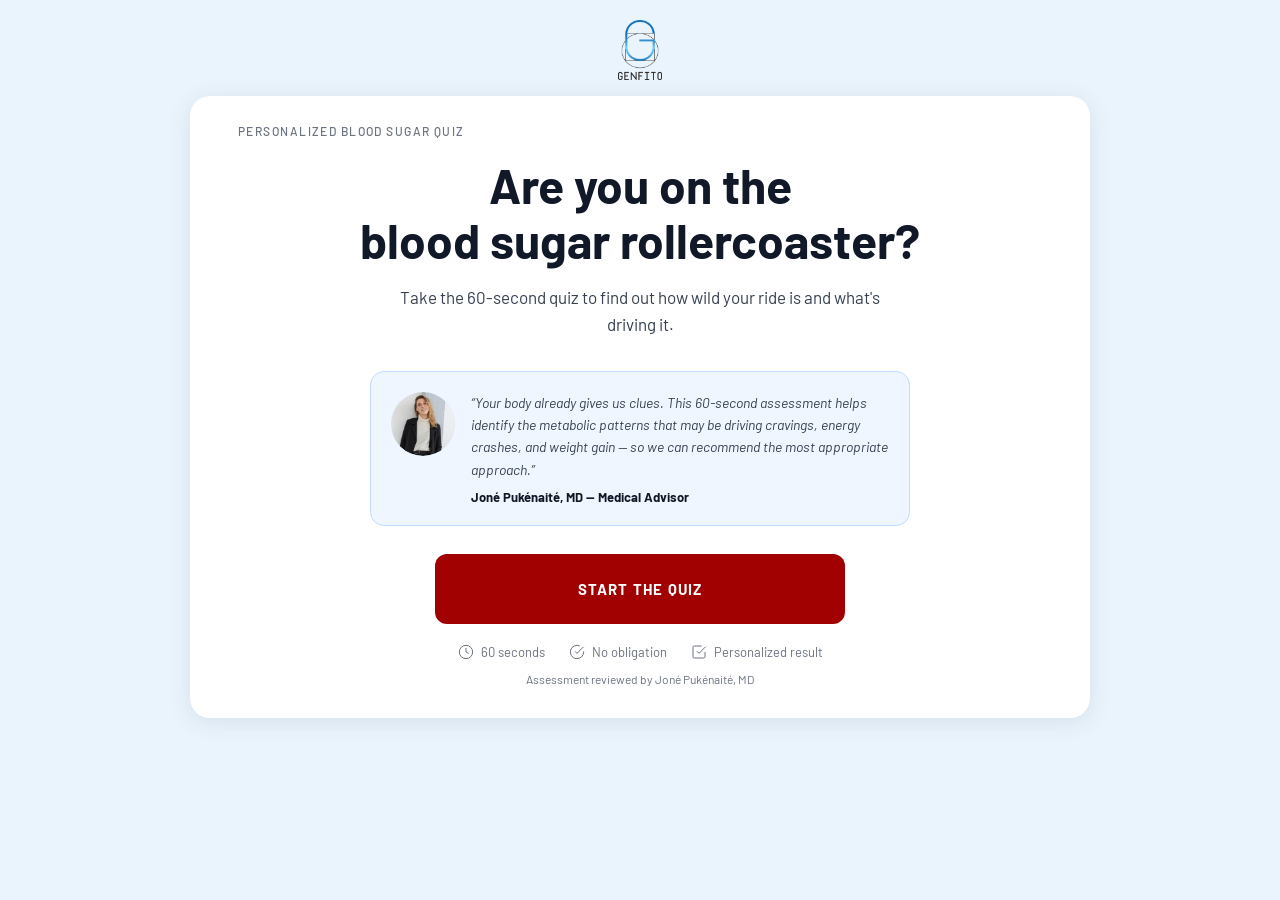
<file: quiz.html>
<!DOCTYPE html>
<html lang="en">
<head>
  <meta charset="UTF-8">
  <meta name="viewport" content="width=device-width, initial-scale=1.0">
  <title>Genfito – Blood Sugar Rollercoaster Quiz</title>
  <!-- Meta Pixel Code -->
  <script>
  !function(f,b,e,v,n,t,s)
  {if(f.fbq)return;n=f.fbq=function(){n.callMethod?
  n.callMethod.apply(n,arguments):n.queue.push(arguments)};
  if(!f._fbq)f._fbq=n;n.push=n;n.loaded=!0;n.version='2.0';
  n.queue=[];t=b.createElement(e);t.async=!0;
  t.src=v;s=b.getElementsByTagName(e)[0];
  s.parentNode.insertBefore(t,s)}(window, document,'script',
  'https://connect.facebook.net/en_US/fbevents.js');
  fbq('init', '1869552724430701', {}, { agent: 'genfito.com' });
  fbq('track', 'PageView');
  </script>
  <noscript><img height="1" width="1" style="display:none"
  src="https://www.facebook.com/tr?id=1869552724430701&ev=PageView&noscript=1"
  /></noscript>
  <!-- End Meta Pixel Code -->
  <!-- Favicons -->
  <link rel="icon" type="image/x-icon" href="/favicon.ico">
  <link rel="icon" type="image/png" sizes="32x32" href="/images/favicon/favicon-32x32.png">
  <link rel="icon" type="image/png" sizes="16x16" href="/images/favicon/favicon-16x16.png">
  <link rel="apple-touch-icon" sizes="180x180" href="/images/favicon/apple-touch-icon.png">
  <link rel="icon" type="image/png" sizes="192x192" href="/images/favicon/favicon-192x192.png">
  <link rel="preconnect" href="https://fonts.googleapis.com">
  <link rel="preconnect" href="https://fonts.gstatic.com" crossorigin>
  <link href="https://fonts.googleapis.com/css2?family=Barlow:ital,wght@0,300;0,400;0,500;0,600;0,700;0,800;1,400&family=Barlow+Condensed:wght@700;800;900&display=swap" rel="stylesheet">
  <style>
    *, *::before, *::after { box-sizing: border-box; margin: 0; padding: 0; }

    :root {
      --bg: #EAF4FC;
      --card-bg: #ffffff;
      --red: #A20101;
      --red-hover: #8a0101;
      --blue-dark: #1E3A5F;
      --blue-mid: #2563EB;
      --blue-light: #DBEAFE;
      --blue-selected-bg: #EFF6FF;
      --blue-selected-border: #3B82F6;
      --text-dark: #111827;
      --text-mid: #374151;
      --text-light: #6B7280;
      --border: #E5E7EB;
      --card-shadow: 0 4px 24px rgba(30,58,95,0.10);
      --card-radius: 20px;
      --option-radius: 12px;
    }

    html, body {
      height: 100%;
      font-family: 'Barlow', sans-serif;
      background: var(--bg);
      color: var(--text-dark);
    }

    body {
      min-height: 100vh;
      display: flex;
      flex-direction: column;
      align-items: center;
      justify-content: flex-start;
      padding: 20px 16px 24px;
    }

    /* ── LOGO ── */
    .quiz-logo {
      display: flex;
      flex-direction: column;
      align-items: center;
      margin-bottom: 16px;
      text-decoration: none;
    }
    .quiz-logo img {
      width: 44px;
      height: auto;
    }
    /* logo_icon.png already contains the GENFITO wordmark — hide the duplicate HTML text span */
    .quiz-logo span {
      display: none;
    }

    /* ── CARD ── */
    .quiz-card {
      background: var(--card-bg);
      border-radius: var(--card-radius);
      box-shadow: var(--card-shadow);
      width: 100%;
      max-width: 900px;
      padding: 28px 48px 32px;
      position: relative;
    }

    /* ── PROGRESS ── */
    .progress-wrap {
      margin-bottom: 20px;
    }
    .progress-label {
      font-size: 14px;
      color: var(--text-light);
      margin-bottom: 8px;
      text-align: center;
    }
    .progress-track {
      width: 100%;
      height: 6px;
      background: #E5E7EB;
      border-radius: 99px;
      overflow: hidden;
    }
    .progress-fill {
      height: 100%;
      background: var(--blue-dark);
      border-radius: 99px;
      transition: width 0.4s ease;
    }

    /* ── PREV / NEXT NAV ── */
    .quiz-nav-row {
      display: flex;
      align-items: center;
      justify-content: space-between;
      margin-bottom: 14px;
      min-height: 24px;
    }
    .quiz-nav-btn {
      background: none;
      border: none;
      padding: 4px 0;
      font-family: 'Barlow', sans-serif;
      font-size: 13px;
      font-weight: 500;
      color: var(--text-light);
      cursor: pointer;
      display: flex;
      align-items: center;
      gap: 4px;
      opacity: 0.75;
      transition: opacity 0.15s, color 0.15s;
      -webkit-tap-highlight-color: transparent;
      user-select: none;
    }
    .quiz-nav-btn:hover {
      opacity: 1;
      color: var(--text-mid);
    }
    .quiz-nav-btn:disabled,
    .quiz-nav-btn[hidden] {
      visibility: hidden;
      pointer-events: none;
    }
    .quiz-nav-spacer {
      flex: 1;
    }

    /* ── QUESTION ── */
    .question-eyebrow {
      font-size: 13px;
      font-weight: 500;
      color: var(--text-light);
      text-align: center;
      margin-bottom: 6px;
      letter-spacing: 0.04em;
    }
    .question-headline {
      font-family: 'Barlow', sans-serif;
      font-size: clamp(22px, 3.5vw, 32px);
      font-weight: 700;
      line-height: 1.2;
      text-align: center;
      color: var(--text-dark);
      margin-bottom: 8px;
    }
    .question-helper {
      font-size: 14px;
      color: var(--text-light);
      text-align: center;
      margin-bottom: 18px;
    }

    /* ── ANSWER OPTIONS ── */
    .options-grid {
      display: grid;
      gap: 8px;
      margin-bottom: 16px;
    }
    .options-grid.two-col {
      grid-template-columns: 1fr 1fr;
    }
    .options-grid.one-col {
      grid-template-columns: 1fr;
    }

    .option-card {
      background: #fff;
      border: 1.5px solid var(--border);
      border-radius: var(--option-radius);
      padding: 13px 16px;
      cursor: pointer;
      display: flex;
      align-items: center;
      justify-content: space-between;
      font-size: 15px;
      font-weight: 500;
      color: var(--text-dark);
      transition: border-color 0.15s, background 0.15s, box-shadow 0.15s;
      box-shadow: 0 1px 4px rgba(0,0,0,0.05);
      user-select: none;
      -webkit-tap-highlight-color: transparent;
    }
    .option-card:hover {
      border-color: var(--blue-selected-border);
      background: var(--blue-selected-bg);
    }
    .option-card.selected {
      border-color: var(--blue-selected-border);
      background: var(--blue-selected-bg);
    }

    /* checkbox indicator for multi-select */
    .option-checkbox {
      width: 20px;
      height: 20px;
      border: 1.5px solid var(--border);
      border-radius: 4px;
      background: #fff;
      display: flex;
      align-items: center;
      justify-content: center;
      flex-shrink: 0;
      margin-left: 12px;
      transition: background 0.15s, border-color 0.15s;
    }
    .option-card.selected .option-checkbox {
      background: var(--blue-mid);
      border-color: var(--blue-mid);
    }
    .option-checkbox svg { display: none; }
    .option-card.selected .option-checkbox svg { display: block; }

    /* ── BUTTONS ── */
    .btn-red {
      display: block;
      width: 100%;
      max-width: 410px;
      height: 70px;
      background: var(--red);
      color: #fff;
      font-family: 'Barlow', sans-serif;
      font-size: 15px;
      font-weight: 700;
      letter-spacing: 0.08em;
      text-transform: uppercase;
      text-align: center;
      padding: 0 24px;
      border: none;
      border-radius: 12px;
      cursor: pointer;
      transition: background 0.15s;
      text-decoration: none;
      margin-left: auto;
      margin-right: auto;
    }
    .btn-red:hover { background: var(--red-hover); }
    .btn-red:disabled { opacity: 0.5; cursor: not-allowed; }

    /* ── OPENING SCREEN ── */
    .opening-eyebrow {
      font-size: 12px;
      letter-spacing: 0.12em;
      font-weight: 500;
      color: var(--text-light);
      text-align: left;
      margin-bottom: 20px;
    }
    .opening-headline {
      font-family: 'Barlow', sans-serif;
      font-size: clamp(28px, 5vw, 48px);
      font-weight: 700;
      line-height: 1.15;
      text-align: center;
      color: var(--text-dark);
      margin-bottom: 16px;
    }
    .opening-body {
      font-size: 17px;
      line-height: 1.6;
      text-align: center;
      color: var(--text-mid);
      margin-bottom: 32px;
      max-width: 500px;
      margin-left: auto;
      margin-right: auto;
    }
    .trust-row {
      display: flex;
      align-items: center;
      justify-content: center;
      gap: 24px;
      margin-top: 20px;
      flex-wrap: wrap;
    }
    .trust-item {
      display: flex;
      align-items: center;
      gap: 7px;
      font-size: 13px;
      color: var(--text-light);
    }
    .trust-item svg { width: 16px; height: 16px; stroke: var(--text-light); fill: none; }

    /* ── LOADING SCREEN ── */
    .loading-wrap {
      text-align: center;
      padding: 16px 0;
    }
    .loading-headline {
      font-size: clamp(22px, 3.5vw, 34px);
      font-weight: 700;
      margin-bottom: 32px;
    }
    .loading-steps {
      list-style: none;
      display: flex;
      flex-direction: column;
      gap: 16px;
      max-width: 340px;
      margin: 0 auto 32px;
    }
    .loading-step {
      display: flex;
      align-items: center;
      gap: 12px;
      font-size: 16px;
      color: var(--text-mid);
      opacity: 0.4;
      transition: opacity 0.5s;
    }
    .loading-step.active { opacity: 1; color: var(--blue-dark); font-weight: 600; }
    .loading-step.done { opacity: 0.7; }
    .step-dot {
      width: 10px; height: 10px;
      border-radius: 50%;
      background: var(--border);
      flex-shrink: 0;
      transition: background 0.3s;
    }
    .loading-step.active .step-dot { background: var(--blue-mid); }
    .loading-step.done .step-dot { background: #22c55e; }
    .loading-bar-wrap {
      width: 100%;
      height: 8px;
      background: #E5E7EB;
      border-radius: 99px;
      overflow: hidden;
      margin-top: 8px;
    }
    .loading-bar-fill {
      height: 100%;
      background: linear-gradient(90deg, var(--blue-dark), var(--blue-mid));
      border-radius: 99px;
      width: 0%;
      transition: width 0.6s ease;
    }

    /* ── EMAIL GATE ── */
    .email-icon-wrap {
      width: 140px; height: 140px;
      display: flex;
      align-items: center;
      justify-content: center;
      margin: 0 auto 20px;
    }
    .email-icon-wrap img { width: 140px; height: 140px; object-fit: contain; }
    .email-headline {
      font-size: clamp(22px, 3.5vw, 32px);
      font-weight: 700;
      text-align: center;
      margin-bottom: 10px;
    }
    .email-subtext {
      font-size: 16px;
      color: var(--text-mid);
      text-align: center;
      margin-bottom: 28px;
      line-height: 1.5;
    }
    .email-input-wrap {
      position: relative;
      margin-bottom: 14px;
      width: 100%;
      max-width: 410px;
      margin-left: auto;
      margin-right: auto;
    }
    .email-input-wrap svg {
      position: absolute;
      left: 16px;
      top: 50%;
      transform: translateY(-50%);
      width: 20px; height: 20px;
      stroke: var(--text-light);
      fill: none;
      stroke-width: 1.5;
    }
    .email-input {
      width: 100%;
      padding: 16px 16px 16px 48px;
      border: 1.5px solid var(--border);
      border-radius: 12px;
      font-size: 16px;
      font-family: 'Barlow', sans-serif;
      color: var(--text-dark);
      background: #F9FAFB;
      outline: none;
      transition: border-color 0.15s;
    }
    .email-input:focus { border-color: var(--blue-mid); background: #fff; }
    .email-fine-print {
      font-size: 13px;
      color: var(--text-light);
      text-align: center;
      line-height: 1.6;
    }
    .email-fine-print a { color: var(--blue-mid); text-decoration: none; }

    /* ── RESULT SCREENS ── */
    .result-dots {
      display: flex;
      align-items: center;
      justify-content: center;
      gap: 8px;
      margin-bottom: 20px;
    }
    .result-dot {
      width: 10px; height: 10px;
      border-radius: 50%;
      background: #CBD5E1;
      transition: background 0.3s;
    }
    .result-dot.active { background: var(--blue-dark); width: 12px; height: 12px; }

    /* R1 result card */
    .r1-layout {
      display: grid;
      grid-template-columns: 1.1fr 0.9fr;
      gap: 28px;
      align-items: start;
    }
    .r1-headline {
      font-size: clamp(20px, 3vw, 28px);
      font-weight: 800;
      line-height: 1.2;
      margin-bottom: 14px;
    }
    .r1-label {
      font-size: 11px;
      font-weight: 700;
      letter-spacing: 0.12em;
      color: var(--text-light);
      margin-bottom: 8px;
      text-transform: uppercase;
    }
    .ride-type-tile {
      background: var(--blue-selected-bg);
      border-radius: 12px;
      padding: 12px 14px;
      display: flex;
      align-items: center;
      gap: 12px;
      margin-bottom: 14px;
    }
    .ride-type-icon-img {
      width: 64px;
      height: auto;
      flex-shrink: 0;
      object-fit: contain;
    }
    .ride-type-name {
      font-size: 17px;
      font-weight: 700;
      color: var(--blue-dark);
      margin-bottom: 3px;
    }
    .ride-type-desc {
      font-size: 12px;
      color: var(--text-mid);
      line-height: 1.4;
    }
    .answer-chips {
      display: grid;
      grid-template-columns: 1fr 1fr;
      gap: 7px;
      margin-bottom: 14px;
    }
    .answer-chip {
      background: var(--blue-selected-bg);
      color: var(--blue-dark);
      font-size: 12px;
      font-weight: 500;
      padding: 7px 10px;
      border-radius: 10px;
      display: flex;
      align-items: center;
      gap: 7px;
    }
    .answer-chip img {
      width: 20px;
      height: 20px;
      object-fit: contain;
      flex-shrink: 0;
    }
    .insight-tile {
      background: var(--blue-selected-bg);
      border-radius: 12px;
      padding: 12px 14px;
      display: flex;
      align-items: flex-start;
      gap: 12px;
      margin-bottom: 18px;
    }
    .insight-icon-img {
      width: 36px;
      height: auto;
      flex-shrink: 0;
      object-fit: contain;
    }
    .insight-title { font-size: 15px; font-weight: 700; margin-bottom: 3px; }
    .insight-body { font-size: 12px; color: var(--text-mid); line-height: 1.4; }
    .insight-body strong { color: var(--blue-dark); }

    /* R1 CTA button — full width below the two-column grid */
    .r1-cta-btn {
      display: block;
      width: 100%;
      margin-top: 20px;
    }

    /* Score gauge */
    .score-section { text-align: center; padding-top: 8px; }
    .score-label {
      font-size: 11px;
      font-weight: 700;
      letter-spacing: 0.12em;
      color: var(--blue-dark);
      margin-bottom: 10px;
      text-transform: uppercase;
    }
    .gauge-wrap {
      position: relative;
      width: 200px;
      margin: 0 auto 8px;
    }
    .gauge-wrap svg { width: 100%; height: auto; }
    .score-number {
      font-size: 72px;
      font-weight: 800;
      color: var(--blue-dark);
      line-height: 1;
      margin-bottom: 4px;
    }
    .score-denom { font-size: 22px; color: var(--text-light); font-weight: 400; }
    .score-zone {
      display: block;
      background: #FEE2E2;
      color: #991B1B;
      font-size: 11px;
      font-weight: 700;
      letter-spacing: 0.07em;
      padding: 9px 16px;
      border-radius: 99px;
      margin-top: 10px;
      text-transform: uppercase;
      text-align: center;
      width: 100%;
    }

    /* R1b BMI */
    /* R1b BMI redesign */
    .bmi-layout { }
    .bmi-headline { font-size: clamp(24px, 3.5vw, 34px); font-weight: 800; margin-bottom: 20px; }
    .bmi-top-row {
      display: block;
      margin-bottom: 20px;
    }
    .bmi-left {
      display: flex;
      align-items: flex-start;
      gap: 20px;
      margin-bottom: 20px;
    }
    .bmi-left-text { }
    .bmi-label-text {
      font-size: 11px;
      font-weight: 700;
      letter-spacing: 0.12em;
      color: var(--text-light);
      text-transform: uppercase;
      margin-bottom: 4px;
    }
    .bmi-number {
      font-size: 80px;
      font-weight: 800;
      color: var(--blue-dark);
      line-height: 1;
      margin-bottom: 8px;
    }
    .bmi-range-text {
      font-size: 15px;
      color: var(--text-mid);
      line-height: 1.4;
    }
    .bmi-range-text .bmi-range-word { font-weight: 700; }
    .bmi-range-word.healthy { color: #16a34a; }
    .bmi-range-word.overweight { color: #d97706; }
    .bmi-range-word.higher { color: #dc2626; }
    /* BMI bar chart */
    .bmi-chart {
      position: relative;
      padding-top: 28px;
    }
    .bmi-cat-healthy {
      color: #16a34a;
      font-size: 13px;
      font-weight: 700;
      position: absolute;
      top: 0;
      left: 0%;
    }
    .bmi-cat-overweight {
      color: #d97706;
      font-size: 13px;
      font-weight: 700;
      position: absolute;
      top: 0;
      left: 30%;
    }
    .bmi-cat-higher {
      color: #dc2626;
      font-size: 13px;
      font-weight: 700;
      position: absolute;
      top: 0;
      right: 0;
    }
    .bmi-track {
      position: relative;
      height: 16px;
      border-radius: 99px;
      /* Healthy: 0-30.2%, Overweight: 30.2-53.5%, Higher: 53.5-100% */
      background: linear-gradient(90deg,
        #22c55e 0%, #22c55e 30.2%,
        #facc15 30.2%, #f97316 53.5%,
        #f97316 53.5%, #ef4444 100%);
      margin-bottom: 0;
    }
    .bmi-marker-dot {
      position: absolute;
      top: 50%;
      width: 18px;
      height: 18px;
      background: var(--blue-dark);
      border-radius: 50%;
      border: 2px solid #fff;
      box-shadow: 0 2px 6px rgba(0,0,0,0.25);
      transform: translate(-50%, -50%);
      z-index: 2;
    }
    .bmi-marker-line { display: none; }
    .bmi-marker-pill { display: none; }
    .bmi-tick-labels {
      position: relative;
      height: 32px;
      margin-top: 8px;
    }
    .bmi-tick-label {
      position: absolute;
      font-size: 11px;
      color: var(--text-light);
      transform: translateX(-50%);
    }
    .bmi-tick-label::before {
      content: '';
      position: absolute;
      top: -8px;
      left: 50%;
      transform: translateX(-50%);
      width: 1px;
      height: 6px;
      background: var(--text-light);
    }
    /* Insight tile */
    .bmi-insight-tile {
      background: var(--blue-selected-bg);
      border-radius: 12px;
      padding: 16px 18px;
      display: flex;
      align-items: flex-start;
      gap: 14px;
      margin-bottom: 16px;
    }
    .bmi-insight-icon {
      width: 52px;
      height: 52px;
      flex-shrink: 0;
      object-fit: contain;
    }
    .bmi-insight-text { font-size: 14px; color: var(--text-mid); line-height: 1.5; }
    .bmi-insight-text strong { color: var(--text-dark); }
    .bmi-disclaimer { font-size: 12px; color: var(--text-light); line-height: 1.5; margin-bottom: 20px; text-align: center; }

    /* R2 Two Paths */
    .r2-layout { }
    .r2-headline { font-size: clamp(24px, 3.5vw, 34px); font-weight: 800; margin-bottom: 12px; }
    .r2-body { font-size: 15px; color: var(--text-mid); margin-bottom: 20px; line-height: 1.6; }
    .r2-chart-wrap {
      margin-bottom: 20px;
      position: relative;
    }
    .r2-chart-img {
      width: 100%;
      height: auto;
      display: block;
      border-radius: 8px;
    }
    .r2-disclaimer {
      background: #EFF6FF;
      border-radius: 12px;
      padding: 14px 20px;
      font-size: 13px;
      color: var(--text-mid);
      line-height: 1.6;
      text-align: left;
      margin-bottom: 20px;
    }

    /* R3 What It Means */
    .r3-layout { }
    .r3-headline { font-size: clamp(24px, 3.5vw, 34px); font-weight: 800; margin-bottom: 12px; }
    .r3-intro { font-size: 15px; color: var(--text-mid); line-height: 1.6; margin-bottom: 20px; }
    .r3-based-label { font-size: 11px; font-weight: 700; letter-spacing: 0.1em; color: var(--text-light); text-transform: uppercase; margin-bottom: 10px; }
    .r3-tags { display: flex; flex-wrap: wrap; gap: 8px; margin-bottom: 24px; }
    .r3-tag { display: flex; align-items: center; gap: 7px; background: var(--blue-light); color: var(--blue-dark); padding: 7px 14px; border-radius: 99px; font-size: 13px; font-weight: 600; }
    .r3-tag img { width: 18px; height: 18px; object-fit: contain; }
    /* Cycle flow */
    .r3-cycle-mobile-img { display: none; width: 100%; border-radius: 14px; margin-bottom: 20px; }
    .r3-cycle { display: flex; align-items: stretch; gap: 0; margin-bottom: 24px; overflow-x: auto; }
    .r3-cycle-step { flex: 1; min-width: 100px; border: 1.8px solid #1C75BC; border-radius: 12px; padding: 14px 10px; text-align: center; position: relative; background: #fff; }
    .r3-cycle-arrow { display: flex; align-items: center; justify-content: center; color: var(--text-light); font-size: 18px; padding: 0 4px; flex-shrink: 0; }
    .r3-cycle-num { font-size: 10px; font-weight: 700; color: var(--text-light); text-transform: uppercase; letter-spacing: 0.05em; margin-bottom: 6px; }
    .r3-cycle-icon { width: 48px; height: 48px; object-fit: contain; margin: 4px auto 8px; display: block; }
    .r3-cycle-title { font-size: 13px; font-weight: 700; color: var(--blue-dark); margin-bottom: 4px; line-height: 1.3; }
    .r3-cycle-desc { font-size: 11px; color: var(--text-mid); line-height: 1.4; }
    /* R3 insight tile */
    .r3-insight { display: flex; align-items: flex-start; gap: 14px; background: var(--blue-light); border-radius: 14px; padding: 18px 20px; margin-bottom: 24px; }
    .r3-insight-icon { width: 48px; height: 48px; flex-shrink: 0; object-fit: contain; }
    .r3-insight-text { font-size: 14px; color: var(--text-mid); line-height: 1.6; }
    .r3-insight-text strong { color: var(--text-dark); }
    @media (max-width: 600px) {
      .r3-cycle { display: none; }
      .r3-cycle-mobile-img { display: block; }
    }

    /* GLP-1 card */
    .glp1-layout { display: grid; grid-template-columns: 1fr 1fr; gap: 32px; align-items: center; }
    .glp1-headline { font-size: clamp(22px, 3vw, 30px); font-weight: 800; color: var(--text-dark); margin-bottom: 14px; line-height: 1.25; }
    .glp1-body { font-size: 15px; color: var(--text-mid); line-height: 1.6; margin-bottom: 20px; }
    .glp1-badge { display: flex; align-items: center; gap: 12px; background: var(--blue-light); border-radius: 12px; padding: 14px 18px; margin-bottom: 24px; }
    .glp1-badge-icon { width: 40px; height: 40px; flex-shrink: 0; object-fit: contain; }
    .glp1-badge-text { font-size: 14px; font-weight: 700; color: var(--blue-dark); }
    .glp1-right { position: relative; border-radius: 16px; overflow: hidden; background: #EBF2FA; min-height: 280px; display: flex; align-items: center; justify-content: center; }
    .glp1-right img { width: 100%; height: 100%; object-fit: cover; border-radius: 16px; }
    .glp1-callouts { position: absolute; top: 0; left: 0; right: 0; bottom: 0; pointer-events: none; }
    .glp1-callout { position: absolute; background: #fff; border-radius: 99px; padding: 6px 14px; font-size: 12px; font-weight: 600; color: var(--blue-dark); box-shadow: 0 2px 8px rgba(30,58,95,0.12); white-space: nowrap; }
    .glp1-callout.top-right { top: 12%; right: 5%; }
    .glp1-callout.mid-right { top: 44%; right: 3%; }
    .glp1-callout.bot-right { top: 72%; right: 5%; }
    @media (max-width: 600px) {
      .glp1-layout { grid-template-columns: 1fr; }
      /* On mobile, show the diagram image below the text/CTA — cap its height so it doesn't dominate */
      .glp1-right { min-height: 160px; max-height: 220px; }
      .glp1-right img { object-fit: contain; max-height: 220px; }
    }

    /* R4 Solution */
    .r4-layout { }
    .r4-headline { font-size: clamp(24px, 3.5vw, 34px); font-weight: 800; margin-bottom: 12px; text-align: center; }
    .r4-body { font-size: 16px; color: var(--text-mid); line-height: 1.6; margin-bottom: 24px; text-align: center; }
    .r4-bottle-wrap { text-align: center; margin-bottom: 24px; }
    .r4-bottle-wrap img { width: 160px; height: auto; }
    .r4-features { display: flex; flex-direction: column; gap: 12px; margin-bottom: 28px; }
    .r4-feature { display: flex; align-items: flex-start; gap: 12px; }
    .r4-feature-icon { font-size: 20px; flex-shrink: 0; margin-top: 2px; }
    .r4-feature-text { font-size: 15px; color: var(--text-mid); line-height: 1.4; }
    .r4-feature-text strong { color: var(--text-dark); }

    /* Good News interstitial */
    /* ── GOOD NEWS INTERSTITIAL ── */
    /* ── GOOD NEWS INTERSTITIAL ── */
    /* Progress bar wrapper for good news (sits above card, outside it) */
    .good-news-progress-wrap {
      width: 100%;
      max-width: 540px;
      margin: 0 auto 20px;
    }
    #screen-good-news {
      background: transparent;
      box-shadow: none;
      padding: 0 16px;
      max-width: 680px;
    }
    .good-news-layout {
      display: flex;
      align-items: stretch;
      min-height: 360px;
      position: relative;
    }
    .good-news-left {
      flex: 1;
      padding: 36px 28px 36px 36px;
      display: flex;
      flex-direction: column;
      justify-content: center;
    }
    .good-news-right {
      width: 300px;
      flex-shrink: 0;
      display: flex;
      align-items: center;
      justify-content: center;
      padding: 16px 16px 16px 0;
    }
    .good-news-composite {
      width: 100%;
      max-width: 340px;
      height: auto;
      display: block;
      border-radius: 14px;
      padding-bottom: 8px;
    }
    .good-news-headline {
      font-family: 'Barlow', sans-serif;
      font-size: clamp(22px, 3vw, 32px);
      font-weight: 800;
      line-height: 1.15;
      color: var(--text-dark);
      margin-bottom: 16px;
    }
    .good-news-body {
      font-size: 14px;
      color: var(--text-mid);
      line-height: 1.65;
    }
    /* Good news button sits outside card — handled by wrapper */
    .good-news-btn-wrap {
      margin-top: 24px;
      width: 100%;
      max-width: 410px;
      margin-left: auto;
      margin-right: auto;
    }
    .good-news-btn-wrap .btn-red {
      width: 100%;
      max-width: 410px;
    }

    /* Q15 form — Figma 3-row layout */
    /* ── Q15 Unit Toggle ── */
    .unit-toggle-wrap {
      display: flex;
      justify-content: center;
      margin-bottom: 18px;
    }
    .unit-toggle {
      display: inline-flex;
      background: #E5E7EB;
      border-radius: 99px;
      padding: 3px;
      gap: 0;
    }
    .unit-toggle-btn {
      padding: 8px 22px;
      border-radius: 99px;
      border: none;
      background: transparent;
      font-family: 'Barlow', sans-serif;
      font-size: 13px;
      font-weight: 600;
      color: var(--text-light);
      cursor: pointer;
      transition: background 0.15s, color 0.15s;
      white-space: nowrap;
    }
    .unit-toggle-btn.active {
      background: #fff;
      color: var(--blue-dark);
      box-shadow: 0 1px 4px rgba(0,0,0,0.12);
    }
    /* Q15 validation error */
    .q15-error {
      display: none;
      background: #FEE2E2;
      color: #991B1B;
      border-radius: 10px;
      padding: 10px 16px;
      font-size: 13px;
      font-weight: 600;
      text-align: center;
      margin-bottom: 12px;
      max-width: 560px;
      margin-left: auto;
      margin-right: auto;
    }
    .q15-error.visible { display: block; }

    .form-fields {
      display: flex;
      flex-direction: column;
      gap: 10px;
      margin-bottom: 24px;
      width: 100%;
      max-width: 560px;
      margin-left: auto;
      margin-right: auto;
    }
    /* Each row: label left, input(s) right, 80px tall */
    .form-row-item {
      display: flex;
      align-items: center;
      background: #fff;
      border-radius: 12px;
      box-shadow: 0 4px 14px rgba(0,0,0,0.07);
      padding: 0 16px;
      height: 72px;
      gap: 12px;
    }
    .form-row-label {
      font-size: 16px;
      font-weight: 600;
      color: var(--text-dark);
      min-width: 130px;
      flex-shrink: 0;
    }
    .form-row-inputs {
      display: flex;
      gap: 10px;
      flex: 1;
      align-items: center;
      justify-content: flex-end;
    }
    .form-input-wrap { position: relative; }
    .form-input {
      width: 120px;
      padding: 10px 36px 10px 12px;
      border: 1.5px solid var(--border);
      border-radius: 8px;
      font-size: 16px;
      font-family: 'Barlow', sans-serif;
      color: var(--text-dark);
      background: #F2F5F8;
      outline: none;
      transition: border-color 0.15s;
      text-align: center;
    }
    .form-input:focus { border-color: var(--blue-mid); background: #fff; }
    .form-unit {
      position: absolute;
      right: 14px;
      top: 50%;
      transform: translateY(-50%);
      font-size: 14px;
      color: var(--text-light);
      font-weight: 500;
    }

    /* Screen visibility */
    .screen { display: none; }
    .screen.active { display: block; }

    /* Fine print below card */
    .below-card {
      margin-top: 20px;
      font-size: 13px;
      color: var(--text-light);
      text-align: center;
      line-height: 1.6;
    }
    .below-card a { color: var(--blue-mid); text-decoration: none; }

    /* ── MEDICAL ADVISOR BOX (Opening) ── */
    .advisor-box {
      background: #EFF6FF;
      border: 1px solid #BFDBFE;
      border-radius: 14px;
      padding: 20px;
      display: flex;
      align-items: flex-start;
      gap: 16px;
      margin-bottom: 28px;
      max-width: 540px;
      margin-left: auto;
      margin-right: auto;
    }
    .advisor-photo {
      width: 64px;
      height: 64px;
      border-radius: 50%;
      object-fit: cover;
      flex-shrink: 0;
      background: #DBEAFE;
      display: flex;
      align-items: center;
      justify-content: center;
      font-size: 22px;
      font-weight: 700;
      color: var(--blue-dark);
      overflow: hidden;
    }
    .advisor-photo img {
      width: 100%;
      height: 100%;
      object-fit: cover;
      border-radius: 50%;
    }
    .advisor-quote {
      font-size: 14px;
      line-height: 1.6;
      color: var(--text-mid);
      font-style: italic;
      margin-bottom: 8px;
    }
    .advisor-name {
      font-size: 13px;
      font-weight: 700;
      color: var(--text-dark);
    }
    .opening-reviewed {
      font-size: 12px;
      color: var(--text-light);
      text-align: center;
      margin-top: 12px;
    }

    /* ── DOCTOR ADVICE SCREEN ── */
    .doctor-advice-card {
      background: #fff;
      border-radius: 20px;
      box-shadow: 0 2px 16px rgba(30,58,95,0.10);
      padding: 36px 32px;
      text-align: center;
      max-width: 560px;
      margin: 0 auto;
    }
    .doctor-advice-photo {
      width: 80px;
      height: 80px;
      border-radius: 50%;
      object-fit: cover;
      margin: 0 auto 20px;
      background: #DBEAFE;
      display: flex;
      align-items: center;
      justify-content: center;
      font-size: 28px;
      font-weight: 700;
      color: var(--blue-dark);
      overflow: hidden;
    }
    .doctor-advice-photo img {
      width: 100%;
      height: 100%;
      object-fit: cover;
      border-radius: 50%;
    }
    .doctor-advice-title {
      font-size: clamp(18px, 2.5vw, 24px);
      font-weight: 800;
      color: var(--text-dark);
      margin-bottom: 16px;
      line-height: 1.25;
    }
    .doctor-advice-quote {
      font-size: 15px;
      line-height: 1.7;
      color: var(--text-mid);
      font-style: italic;
      margin-bottom: 12px;
      text-align: center;
    }
    .doctor-advice-attribution {
      font-size: 15px;
      font-weight: 700;
      color: var(--text-dark);
      margin-bottom: 24px;
    }
    .doctor-how-to {
      background: #EFF6FF;
      border-radius: 12px;
      padding: 14px 18px;
      display: flex;
      align-items: center;
      gap: 12px;
      margin-bottom: 16px;
      text-align: left;
    }
    .doctor-how-to-icon {
      font-size: 22px;
      flex-shrink: 0;
    }
    .doctor-how-to-text {
      font-size: 14px;
      color: var(--text-mid);
      line-height: 1.5;
    }
    .doctor-how-to-text strong {
      color: var(--text-dark);
    }
    .doctor-disclaimer {
      font-size: 11px;
      color: var(--text-light);
      text-align: center;
      line-height: 1.5;
      margin-bottom: 24px;
    }

    /* ── PLAN CARDS (R4) ── */
    .r4-purchase-tabs {
      display: flex;
      max-width: 450px;
      margin: 0 auto 22px;
      border: 1.5px solid #BFC9D8;
      border-radius: 6px;
      overflow: hidden;
      background: #fff;
    }
    .r4-tab {
      flex: 1;
      padding: 11px 14px;
      font-size: 11px;
      font-weight: 700;
      letter-spacing: 0.04em;
      text-align: center;
      cursor: pointer;
      border: none;
      background: transparent;
      color: #9CA3AF;
      font-family: 'Barlow', sans-serif;
      transition: background 0.2s, color 0.2s;
      border-radius: 0;
    }
    .r4-tab.active {
      background: linear-gradient(90deg, #365E9D 0%, #A20101 100%);
      color: #fff;
    }
    .r4-plans {
      display: grid;
      grid-template-columns: repeat(3, minmax(0, 1fr));
      gap: 12px;
      margin-bottom: 22px;
      align-items: stretch;
    }
    .r4-plans.is-two-up {
      grid-template-columns: repeat(2, minmax(0, 1fr));
      max-width: 720px;
      margin-left: auto;
      margin-right: auto;
    }
    .r4-plan-card {
      border: 1.5px solid #C7D2E1;
      border-radius: 12px;
      padding: 14px 14px 16px;
      text-align: left;
      cursor: pointer;
      transition: border-color 0.15s, box-shadow 0.15s, transform 0.15s, background 0.15s;
      position: relative;
      background: #fff;
      min-height: 190px;
      display: flex;
      flex-direction: column;
      justify-content: space-between;
      /* overflow visible so stacked bottle images are not clipped by the card border */
      overflow: visible;
    }
    .r4-plan-card:hover {
      border-color: var(--blue-selected-border);
      box-shadow: 0 4px 16px rgba(37,99,235,0.10);
    }
    .r4-plan-card.selected {
      border-color: #4B83C3;
      background: #EAF5FF;
      box-shadow: 0 8px 24px rgba(30,58,95,0.15);
      transform: translateY(-2px);
    }
    .r4-plan-badge-wrap {
      position: absolute;
      top: 0;
      right: 0;
      width: 80px;
      height: 80px;
      overflow: hidden;
      border-radius: 0 10px 0 0;
      pointer-events: none;
      z-index: 3;
    }
    .r4-plan-badge {
      position: absolute;
      top: 18px;
      right: -22px;
      transform: rotate(42deg);
      transform-origin: center;
      background: #365E9D;
      color: #fff;
      font-size: 7px;
      font-weight: 700;
      letter-spacing: 0.08em;
      padding: 5px 30px;
      white-space: nowrap;
      text-transform: uppercase;
      width: 110px;
      text-align: center;
    }
    .r4-plan-save {
      display: inline-block;
      font-size: 8px;
      font-weight: 700;
      color: #fff;
      background: #3F78B8;
      letter-spacing: 0.06em;
      text-transform: uppercase;
      padding: 4px 10px;
      border-radius: 3px;
      margin-bottom: 10px;
      min-height: 0;
    }
    .r4-plan-top {
      display: grid;
      grid-template-columns: 70px minmax(0, 1fr);
      gap: 10px;
      align-items: start;
    }
    .r4-plan-media {
      display: block;
      width: 70px;
      flex-shrink: 0;
      overflow: visible;
      padding-top: 4px;
    }
    .r4-plan-media img {
      width: 66px;
      height: auto;
      display: block;
    }
    .r4-plan-copy {
      min-width: 0;
    }
    .r4-plan-name {
      font-size: 14px;
      font-weight: 600;
      color: var(--text-mid);
      margin-bottom: 2px;
      line-height: 1.25;
    }
    .r4-plan-tagline {
      font-size: 10px;
      font-weight: 700;
      color: var(--text-dark);
      line-height: 1.3;
      margin-bottom: 8px;
    }
    .r4-plan-price {
      font-size: 20px;
      font-weight: 800;
      color: var(--text-dark);
      margin-bottom: 6px;
      line-height: 1;
    }
    .r4-plan-price-label {
      font-size: 11px;
      font-weight: 500;
      color: var(--text-mid);
    }
    .r4-plan-was {
      font-size: 12px;
      font-weight: 500;
      color: #C0392B;
      text-decoration: line-through;
      margin-top: 2px;
      margin-bottom: 4px;
      line-height: 1.2;
    }
    .r4-plan-bullets {
      list-style: none;
      padding: 0;
      margin: 0;
      text-align: left;
    }
    .r4-plan-bullets li {
      font-size: 11px;
      color: var(--text-mid);
      display: flex;
      align-items: flex-start;
      gap: 6px;
      margin-bottom: 6px;
      line-height: 1.35;
    }
    .r4-plan-bullets li::before {
      content: '';
      width: 8px;
      height: 8px;
      min-width: 8px;
      background: #3F78B8;
      border-radius: 50%;
      margin-top: 3px;
    }
    .r4-plan-cta {
      display: block;
      background: var(--red);
      color: #fff;
      font-family: 'Barlow', sans-serif;
      font-size: 12px;
      font-weight: 700;
      letter-spacing: 0.06em;
      text-transform: uppercase;
      text-align: center;
      padding: 11px 10px;
      border-radius: 10px;
      text-decoration: none;
      transition: background 0.15s;
      margin-top: 12px;
    }
    .r4-plan-cta:hover { background: var(--red-hover); }
    .r4-plan-guarantee {
      font-size: 9px;
      color: var(--text-light);
      margin-top: 10px;
      line-height: 1.35;
      text-align: center;
    }
    .r4-trust-row {
      display: flex;
      align-items: center;
      justify-content: center;
      gap: 28px;
      flex-wrap: wrap;
      padding: 6px 0 0;
      border-top: none;
    }
    .r4-trust-item {
      display: flex;
      flex-direction: column;
      align-items: center;
      gap: 8px;
      font-size: 11px;
      color: var(--text-light);
      text-align: center;
    }
    .r4-trust-item svg { width: 22px; height: 22px; stroke: #8CA9C8; fill: none; stroke-width: 1.5; }
    .r4-trust-icon-img { width: 48px; height: 48px; object-fit: contain; display: block; }
    .r4-secure-icon-img { width: 22px; height: 22px; object-fit: contain; flex-shrink: 0; }

    /* ── MEET GENFITO SCREEN ── */
    .meet-layout { display: grid; grid-template-columns: 1fr 1fr; gap: 40px; align-items: center; }
    .meet-title { font-size: clamp(24px,3.5vw,34px); font-weight: 800; color: var(--text-dark); margin-bottom: 8px; line-height: 1.25; }
    .meet-body { font-size: 16px; color: var(--text-mid); line-height: 1.6; margin-bottom: 14px; }
    .meet-badges { display: grid; grid-template-columns: 1fr 1fr; gap: 12px; margin-bottom: 28px; }
    .meet-badge { display: flex; align-items: center; gap: 10px; background: #EBF2FA; border-radius: 10px; padding: 12px 14px; font-size: 14px; font-weight: 600; color: var(--blue-dark); }
    .meet-badge svg { width: 22px; height: 22px; stroke: var(--blue-dark); fill: none; stroke-width: 1.5; flex-shrink: 0; }
    .meet-bottle { text-align: center; background: linear-gradient(180deg, #ffffff 0%, #FCFDFF 9%, #F8FCFF 18%, #F5FAFF 27%, #F2F9FF 36%, #EEF7FF 45%, #EBF6FF 55%, #E7F4FF 64%, #E4F3FF 73%, #E1F1FF 82%, #DDF0FF 91%, #DAEEFF 100%); border-radius: 18px; padding: 16px; }
    .meet-bottle img { width: 100%; max-width: 280px; height: auto; }
    /* ── SIMPLE BY DESIGN SCREEN ── */
    .simple-title { font-size: clamp(22px,3.5vw,32px); font-weight: 800; color: var(--text-dark); margin-bottom: 20px; }
    .simple-steps { display: flex; flex-direction: column; gap: 12px; margin-bottom: 20px; }
    .simple-step { display: flex; align-items: flex-start; gap: 14px; }
    .simple-step-icon { width: 44px; height: 44px; flex-shrink: 0; display: flex; align-items: center; justify-content: center; }
    .simple-step-num-circle { width: 44px; height: 44px; border-radius: 50%; border: 2px solid #C0392B; display: flex; align-items: center; justify-content: center; font-size: 18px; font-weight: 800; color: #C0392B; flex-shrink: 0; }
    .simple-step-body { display: flex; flex-direction: column; justify-content: center; padding-top: 10px; }
    .simple-step-num { font-size: 15px; font-weight: 700; color: var(--text-dark); line-height: 1.4; }
    .simple-step-text { font-size: 14px; color: var(--text-mid); line-height: 1.4; margin-top: 2px; }
    .simple-step-text strong { color: var(--text-dark); }
    .simple-divider { border: none; border-top: 1px solid #e5e7eb; margin: 16px 0; }
    .simple-timeline { display: flex; flex-direction: column; gap: 12px; margin-bottom: 20px; }
    .simple-milestone { display: flex; align-items: flex-start; gap: 14px; }
    .simple-milestone-icon { width: 44px; height: 44px; background: white; border: 2px solid var(--blue-dark); border-radius: 50%; display: flex; align-items: center; justify-content: center; flex-shrink: 0; }
    .simple-milestone-icon img { width: 22px; height: 22px; object-fit: contain; }
    .simple-milestone-body { display: flex; flex-direction: column; justify-content: center; padding-top: 10px; }
    .simple-milestone-title { font-size: 14px; font-weight: 700; color: var(--text-dark); line-height: 1.4; }
    .simple-milestone-text { font-size: 13px; color: var(--text-mid); line-height: 1.4; margin-top: 2px; }
    /* ── SOCIAL PROOF SCREEN ── */
    .social-title { font-size: clamp(24px,3.5vw,34px); font-weight: 800; color: var(--text-dark); margin-bottom: 8px; }
    .social-rating { display: flex; align-items: center; gap: 10px; margin-bottom: 28px; }
    .social-rating-score { font-size: 28px; font-weight: 800; color: var(--blue-dark); }
    .social-rating-stars { color: var(--blue-dark); font-size: 20px; }
    .social-rating-count { font-size: 14px; color: var(--text-mid); }
    .social-cards { display: flex; flex-direction: column; gap: 12px; margin-bottom: 24px; }
    .ugc-card-img { width: 100%; border-radius: 16px; display: block; }
    @media (min-width: 641px) {
      .social-cards { flex-direction: row; align-items: stretch; gap: 16px; }
      .social-cards .ugc-card-img { flex: 1; width: 0; min-width: 0; height: auto; object-fit: cover; }
    }
    /* ── R4 ENHANCEMENTS ── */
    .r4-bottom-cta { margin-top: 22px; }
    .r4-bottom-cta .btn-red { width: 100%; max-width: 410px; font-size: 16px; }
    .r4-secure-row { display: flex; justify-content: center; gap: 0; margin-top: 14px; flex-wrap: wrap; }
    .r4-secure-item { display: flex; align-items: center; gap: 6px; font-size: 11px; color: var(--text-light); padding: 0 18px; }
    .r4-secure-item + .r4-secure-item { border-left: 1px solid #E5E7EB; }
    .r4-secure-item svg { width: 16px; height: 16px; stroke: #8CA9C8; fill: none; stroke-width: 1.5; }
    /* ── MOBILE ── */
    @media (max-width: 640px) {
      /* Good News card: stack vertically on mobile */
      #screen-good-news { max-width: none; padding: 0 4px 8px; background: transparent; box-shadow: none; }
      .good-news-layout { flex-direction: column; min-height: auto; }
      .good-news-left { padding: 0 0 20px 0; text-align: center; }
      .good-news-headline { font-size: 26px; }
      .good-news-right { width: 100%; padding: 0; justify-content: center; }
      .good-news-composite { max-width: 100%; border-radius: 14px; }
      .good-news-btn-wrap { max-width: none; }
      .good-news-btn-wrap .btn-red { max-width: none; }

      /* Q15 form: fix height inputs overflowing on mobile */
      .form-fields { max-width: none; }
      .form-row-item { padding: 0 12px; gap: 8px; height: auto; min-height: 64px; flex-wrap: nowrap; }
      .form-row-label { min-width: 0; font-size: 14px; flex: 0 0 auto; white-space: nowrap; }
      .form-row-inputs { gap: 6px; flex: 1; min-width: 0; }
      .form-input-wrap { flex: 1; min-width: 0; }
      .form-input { width: 100%; min-width: 0; font-size: 15px; padding: 10px 28px 10px 8px; box-sizing: border-box; }

      body { padding: 14px 10px 40px; }
      .quiz-card { padding: 22px 16px 24px; border-radius: 16px; }
      .options-grid.two-col { grid-template-columns: 1fr; }
      .r1-layout { grid-template-columns: 1fr; }
      .r4-purchase-tabs { max-width: none; }
      .r4-plans,
      .r4-plans.is-two-up { grid-template-columns: 1fr; max-width: none; }
      .r4-plan-card { min-height: auto; }
      .r4-plan-top { grid-template-columns: 70px minmax(0, 1fr); }
      .r4-plan-media { width: 70px; overflow: visible; }
      /* 2×2 grid for trust icons on mobile */
      .r4-trust-row { display: grid; grid-template-columns: 1fr 1fr; gap: 14px 10px; justify-items: center; }
      .r4-trust-icon-img { width: 40px; height: 40px; }
      .meet-layout { grid-template-columns: 1fr; display: flex; flex-direction: column; }
      .meet-title-top { order: 1; }
      .meet-body-top { order: 2; }
      .meet-bottle { order: 3; margin-bottom: 12px; }
      .meet-badges { order: 4; }
      .meet-left { display: contents; }
      .meet-left .btn-red { order: 5; }
      /* simple-steps and simple-timeline are already column on all screens */
      /* social-cards: single column by default, no overrides needed */
      .meet-badges { grid-template-columns: 1fr 1fr; }
      .advisor-box { flex-direction: column; align-items: center; text-align: center; }
      .form-row { grid-template-columns: 1fr; }
      .quiz-logo img { width: 50px; }
    }

    /* ── ANIMATIONS ── */
    .screen.active {
      animation: fadeIn 0.25s ease;
    }
    @keyframes fadeIn {
      from { opacity: 0; transform: translateY(8px); }
      to { opacity: 1; transform: translateY(0); }
    }
  </style>

  <!-- Triple Whale Pixel — cross-domain attribution for vitruvinas.myshopify.com -->
  <link rel='preconnect dns-prefetch' href='https://api.config-security.com/' crossorigin />
  <link rel='preconnect dns-prefetch' href='https://conf.config-security.com/' crossorigin />
  <script>
  /* >> TriplePixel :: start*/
  window.TriplePixelData={TripleName:"vitruvinas.myshopify.com",ver:"2.17",plat:"SHOPIFY",isHeadless:true},function(W,H,A,L,E,_,B,N){function O(U,T,P,H,R){void 0===R&&(R=!1),H=new XMLHttpRequest,P?(H.open("POST",U,!0),H.setRequestHeader("Content-Type","text/plain")):H.open("GET",U,!0),H.send(JSON.stringify(P||{})),H.onreadystatechange=function(){4===H.readyState&&200===H.status?(R=H.responseText,U.includes("/first")?eval(R):P||(N[B]=R)):(299<H.status||H.status<200)&&T&&!R&&(R=!0,O(U,T-1,P))}}if(N=window,!N[H+"sn"]){N[H+"sn"]=1,L=function(){return Date.now().toString(36)+"_"+Math.random().toString(36)};try{A.setItem(H,1+(0|A.getItem(H)||0)),(E=JSON.parse(A.getItem(H+"U")||"[]")).push({u:location.href,r:document.referrer,t:Date.now(),id:L()}),A.setItem(H+"U",JSON.stringify(E))}catch(e){}var i,m,p;A.getItem('"!nC`')||(_=A,A=N,A[H]||(E=A[H]=function(t,e,a){return void 0===a&&(a=[]),"State"==t?E.s:(W=L(),(E._q=E._q||[]).push([W,t,e].concat(a)),W)},E.s="Installed",E._q=[],E.ch=W,B="configSecurityConfModel",N[B]=1,O("https://conf.config-security.com/model",5),i=L(),m=A[atob("c2NyZWVu")],_.setItem("di_pmt_wt",i),p={id:i,action:"profile",avatar:_.getItem("auth-security_rand_salt_"),time:m[atob("d2lkdGg=")]+":"+m[atob("aGVpZ2h0")],host:A.TriplePixelData.TripleName,plat:A.TriplePixelData.plat,url:window.location.href.slice(0,500),ref:document.referrer,ver:A.TriplePixelData.ver},O("https://api.config-security.com/event",5,p),O("https://api.config-security.com/first?host=vitruvinas.myshopify.com&plat=SHOPIFY",5)))}}("","TriplePixel",localStorage);
  /* << TriplePixel :: end*/
  </script>

  <!-- Umami Analytics — Genfito (same website ID as shop.genfito.com) -->
  <script defer src="https://cloud.umami.is/script.js"
    data-website-id="6eef7b58-a771-4616-80b5-ec5cd530661f"
    data-domains="genfito.com,shop.genfito.com"></script>
</head>
<body>

  <!-- LOGO -->
  <a href="/" class="quiz-logo">
    <img src="/images/logo_icon.png" alt="Genfito">
    <span>GENFITO</span>
  </a>

  <!-- ═══════════════════ OPENING ═══════════════════ -->
  <div class="quiz-card screen active" id="screen-opening">
    <p class="opening-eyebrow">PERSONALIZED BLOOD SUGAR QUIZ</p>
    <h1 class="opening-headline">Are you on the<br>blood sugar rollercoaster?</h1>
    <p class="opening-body">Take the 60-second quiz to find out how wild your ride is and what's driving it.</p>
    <!-- Medical Advisor review box -->
    <div class="advisor-box">
      <div class="advisor-photo">
        <img src="/images/doctor_jone_opening.jpg" alt="Joné Pukėnaitė, MD" onerror="this.style.display='none';this.parentElement.textContent='JP';">
      </div>
      <div>
        <p class="advisor-quote">&ldquo;Your body already gives us clues. This 60-second assessment helps identify the metabolic patterns that may be driving cravings, energy crashes, and weight gain &mdash; so we can recommend the most appropriate approach.&rdquo;</p>
        <p class="advisor-name">Jon&eacute; Puk&eacute;nait&eacute;, MD &mdash; Medical Advisor</p>
      </div>
    </div>
    <button class="btn-red" onclick="startQuiz()">START THE QUIZ</button>
    <div class="trust-row">
      <div class="trust-item">
        <svg viewBox="0 0 24 24" stroke-width="1.5"><circle cx="12" cy="12" r="10"/><polyline points="12 6 12 12 16 14"/></svg>
        60 seconds
      </div>
      <div class="trust-item">
        <svg viewBox="0 0 24 24" stroke-width="1.5"><path d="M22 11.08V12a10 10 0 1 1-5.93-9.14"/><polyline points="22 4 12 14.01 9 11.01"/></svg>
        No obligation
      </div>
      <div class="trust-item">
        <svg viewBox="0 0 24 24" stroke-width="1.5"><path d="M9 11l3 3L22 4"/><path d="M21 12v7a2 2 0 0 1-2 2H5a2 2 0 0 1-2-2V5a2 2 0 0 1 2-2h11"/></svg>
        Personalized result
      </div>
    </div>
    <p class="opening-reviewed">Assessment reviewed by Jon&eacute; Puk&eacute;nait&eacute;, MD</p>
  </div>

  <!-- ═══════════════════ QUESTION SCREEN ═══════════════════ -->
  <div class="quiz-card screen" id="screen-question" style="background:transparent;box-shadow:none;">
    <div class="progress-wrap">
      <p class="progress-label" id="q-progress-label">Question 1 of 15</p>
      <div class="progress-track">
        <div class="progress-fill" id="q-progress-fill" style="width:6.67%"></div>
      </div>
    </div>
    <!-- Prev / Next nav row -->
    <div class="quiz-nav-row" id="quiz-nav-row">
      <button class="quiz-nav-btn" id="quiz-prev-btn" onclick="goBack()" hidden>
        <svg width="14" height="14" viewBox="0 0 14 14" fill="none"><polyline points="9,2 4,7 9,12" stroke="currentColor" stroke-width="1.8" stroke-linecap="round" stroke-linejoin="round"/></svg>
        Previous
      </button>
      <span class="quiz-nav-spacer"></span>
      <button class="quiz-nav-btn" id="quiz-next-btn" onclick="goForward()" hidden>
        Next
        <svg width="14" height="14" viewBox="0 0 14 14" fill="none"><polyline points="5,2 10,7 5,12" stroke="currentColor" stroke-width="1.8" stroke-linecap="round" stroke-linejoin="round"/></svg>
      </button>
    </div>
    <h2 class="question-headline" id="q-headline"></h2>
    <p class="question-helper" id="q-helper"></p>
    <div class="options-grid" id="q-options"></div>
    <button class="btn-red" id="q-continue" style="display:none" onclick="continueQuestion()">CONTINUE →</button>
  </div>

  <!-- ═══════════════════ Q15 FORM ═══════════════════ -->
  <div class="quiz-card screen" id="screen-q15" style="background:transparent;box-shadow:none;">
    <div class="progress-wrap">
      <p class="progress-label">Question 15 of 15</p>
      <div class="progress-track">
        <div class="progress-fill" style="width:100%"></div>
      </div>
    </div>
    <!-- Prev nav for Q15 -->
    <div class="quiz-nav-row">
      <button class="quiz-nav-btn" onclick="goBackFromQ15()">
        <svg width="14" height="14" viewBox="0 0 14 14" fill="none"><polyline points="9,2 4,7 9,12" stroke="currentColor" stroke-width="1.8" stroke-linecap="round" stroke-linejoin="round"/></svg>
        Previous
      </button>
      <span class="quiz-nav-spacer"></span>
    </div>
    <h2 class="question-headline">Last one — where are you now, and where would you like to be?</h2>
    <p class="question-helper">This personalizes your plan.</p>

    <!-- Unit system toggle -->
    <div class="unit-toggle-wrap">
      <div class="unit-toggle">
        <button class="unit-toggle-btn active" id="unit-btn-imperial" onclick="setUnitSystem('imperial')">IMPERIAL (ft / lbs)</button>
        <button class="unit-toggle-btn" id="unit-btn-metric" onclick="setUnitSystem('metric')">METRIC (cm / kg)</button>
      </div>
    </div>

    <!-- Validation error -->
    <div class="q15-error" id="q15-error">Please fill in all fields before continuing.</div>

    <div class="form-fields">
      <!-- Row 1: Height (imperial: ft + in; metric: cm) -->
      <div class="form-row-item">
        <span class="form-row-label">Height</span>
        <div class="form-row-inputs" id="height-imperial-inputs">
          <div class="form-input-wrap">
            <input type="number" class="form-input" id="q15-feet" placeholder="Feet" min="3" max="8">
            <span class="form-unit">ft</span>
          </div>
          <div class="form-input-wrap">
            <input type="number" class="form-input" id="q15-inches" placeholder="Inches" min="0" max="11">
            <span class="form-unit">in</span>
          </div>
        </div>
        <div class="form-row-inputs" id="height-metric-inputs" style="display:none;">
          <div class="form-input-wrap">
            <input type="number" class="form-input" id="q15-cm" placeholder="cm" min="100" max="250" style="width:140px;">
            <span class="form-unit">cm</span>
          </div>
        </div>
      </div>
      <!-- Row 2: Current weight -->
      <div class="form-row-item">
        <span class="form-row-label">Current weight</span>
        <div class="form-row-inputs">
          <div class="form-input-wrap">
            <input type="number" class="form-input" id="q15-weight" placeholder="" min="30" max="500">
            <span class="form-unit" id="weight-unit-label">lbs</span>
          </div>
        </div>
      </div>
      <!-- Row 3: Goal weight -->
      <div class="form-row-item">
        <span class="form-row-label">Goal weight</span>
        <div class="form-row-inputs">
          <div class="form-input-wrap">
            <input type="number" class="form-input" id="q15-goal" placeholder="" min="30" max="500">
            <span class="form-unit" id="goal-unit-label">lbs</span>
          </div>
        </div>
      </div>
    </div>
    <button class="btn-red" onclick="submitQ15()">CONTINUE →</button>
  </div>

  <!-- ═══════════════════ GOOD NEWS INTERSTITIAL ═══════════════════ -->
  <!-- Progress bar for Good News screen (above card) -->
  <div class="good-news-progress-wrap" id="good-news-progress-wrap" style="display:none;">
    <p class="progress-label">Almost there</p>
    <div class="progress-track">
      <div class="progress-fill" style="width:75%"></div>
    </div>
  </div>
  <div class="quiz-card screen" id="screen-good-news">
    <div class="good-news-layout">
      <!-- Left: text -->
      <div class="good-news-left">
        <h2 class="good-news-headline">Good news -<br>this is fixable.</h2>
        <p class="good-news-body">What you're describing is the classic blood sugar rollercoaster: spike, crash, craving, repeat. It's not willpower. Genfito is built to help calm those spikes - so the cravings and crashes settle down. Let's finish and get your type.</p>
      </div>
      <!-- Right: Figma chart+bottle composite image -->
      <div class="good-news-right">
        <img class="good-news-composite" src="/images/good_news_chart.png" alt="Blood sugar chart with Genfito bottle" />
      </div>
    </div>
  </div>
  <!-- Button outside the card, below (shown/hidden by goToScreen) -->
  <div class="good-news-btn-wrap" id="good-news-btn-wrap" style="display:none;justify-content:center;margin-top:24px;">
    <button class="btn-red" onclick="goToScreen('screen-question'); advanceToQ11()">CONTINUE →</button>
  </div>

  <!-- ═══════════════════ LOADING ═══════════════════ -->
  <div class="quiz-card screen" id="screen-loading">
    <div class="loading-wrap">
      <h2 class="loading-headline">Mapping your blood sugar rollercoaster...</h2>
      <ul class="loading-steps">
        <li class="loading-step" id="ls-1"><span class="step-dot"></span>Reading your spike pattern...</li>
        <li class="loading-step" id="ls-2"><span class="step-dot"></span>Matching your ride type...</li>
        <li class="loading-step" id="ls-3"><span class="step-dot"></span>Personalizing your plan...</li>
      </ul>
      <div class="loading-bar-wrap">
        <div class="loading-bar-fill" id="loading-bar"></div>
      </div>
    </div>
  </div>

  <!-- ═══════════════════ EMAIL GATE ═══════════════════ -->
  <div class="quiz-card screen" id="screen-email">
    <div class="email-icon-wrap">
      <img src="/images/unlock_icon.png" alt="Unlock your result">
    </div>
    <h2 class="email-headline">Your rollercoaster result is ready.</h2>
    <p class="email-subtext">Where should we send your Rollercoaster Score<br>and your personalized plan?</p>
    <div class="email-input-wrap">
      <svg viewBox="0 0 24 24"><rect x="3" y="5" width="18" height="14" rx="2"/><polyline points="3 7 12 13 21 7"/></svg>
      <input type="email" class="email-input" id="email-input" placeholder="Email address">
    </div>
    <button class="btn-red" onclick="submitEmail()">UNLOCK MY RESULT</button>
  </div>
  <!-- Fine print below card -->
  <div id="email-fine-print-wrap" style="display:none; text-align:center; margin-top:16px;">
    <p class="email-fine-print">We'll email your plan and a few simple tips.<br>Unsubscribe anytime. <a href="/privacy">Privacy Policy</a></p>
  </div>

  <!-- ═══════════════════ RESULT R1 ═══════════════════ -->
  <div class="quiz-card screen" id="screen-r1">
    <div class="result-dots" id="r1-dots">
      <div class="result-dot active"></div>
      <div class="result-dot"></div>
      <div class="result-dot"></div>
      <div class="result-dot"></div>
    </div>
    <div class="r1-layout">
      <div class="r1-left">
        <h2 class="r1-headline">Yes — you're on the<br>blood sugar rollercoaster.</h2>
        <p class="r1-label">YOUR RIDE TYPE</p>
        <div class="ride-type-tile">
          <img class="ride-type-icon-img" id="r1-icon-img" src="/images/icons/ride_sugar_craver.png" alt="Ride type icon">
          <div>
            <div class="ride-type-name" id="r1-type-name">The Sugar-Craver</div>
            <div class="ride-type-desc" id="r1-type-desc">Cravings run the show — especially for something sweet.</div>
          </div>
        </div>
        <p class="r1-label">BASED ON YOUR ANSWERS</p>
        <div class="answer-chips" id="r1-chips"></div>
        <div class="insight-tile">
          <img class="insight-icon-img" src="/images/icons/insight_heart.png" alt="Heart icon">
          <div>
            <div class="insight-title" id="r1-insight-title">It's not willpower.</div>
            <div class="insight-body" id="r1-insight-body">It's your blood sugar spikes — and that's something <strong>you can calm.</strong></div>
          </div>
        </div>
      </div>
      <div class="r1-right score-section">
        <p class="score-label">ROLLERCOASTER SCORE</p>
        <div class="gauge-wrap">
          <svg viewBox="0 0 220 160" xmlns="http://www.w3.org/2000/svg">
            <!-- Gauge arc -->
            <defs>
              <linearGradient id="gaugeGrad" x1="0%" y1="0%" x2="100%" y2="0%">
                <stop offset="0%" style="stop-color:#22c55e"/>
                <stop offset="40%" style="stop-color:#facc15"/>
                <stop offset="70%" style="stop-color:#f97316"/>
                <stop offset="100%" style="stop-color:#ef4444"/>
              </linearGradient>
            </defs>
            <!-- Background track -->
            <path d="M 20 115 A 90 90 0 0 1 200 115" fill="none" stroke="#E5E7EB" stroke-width="18" stroke-linecap="round"/>
            <!-- Colored arc -->
            <path d="M 20 115 A 90 90 0 0 1 200 115" fill="none" stroke="url(#gaugeGrad)" stroke-width="18" stroke-linecap="round"/>
            <!-- Needle -->
            <line id="gauge-needle" x1="110" y1="115" x2="110" y2="28" stroke="#1E3A5F" stroke-width="4" stroke-linecap="round" transform="rotate(-20, 110, 115)"/>
            <circle cx="110" cy="115" r="9" fill="#1E3A5F"/>
            <circle cx="110" cy="115" r="4" fill="#fff"/>
            <!-- Tick labels: 0 bottom-left, 50 top-center, 100 bottom-right -->
            <text x="14" y="138" font-size="11" font-weight="700" fill="#6B7280" text-anchor="middle">0</text>
            <text x="110" y="12" font-size="11" font-weight="700" fill="#6B7280" text-anchor="middle">50</text>
            <text x="206" y="138" font-size="11" font-weight="700" fill="#6B7280" text-anchor="middle">100</text>
            <!-- With Genfito label: below the 0 tick, left-aligned -->
            <text x="14" y="152" font-size="11" font-weight="700" fill="#9CA3AF" text-anchor="start">With Genfito</text>
          </svg>
        </div>
        <div class="score-number" id="r1-score">72<span class="score-denom"> / 100</span></div>
        <div class="score-zone" id="r1-score-zone">YOU'RE IN THE "WILD RIDE" ZONE</div>
      </div>
    </div>
    <button class="btn-red r1-cta-btn" onclick="goToScreen('screen-r1b')">SEE WHAT THIS MEANS →</button>
  </div>

  <!-- ═══════════════════ RESULT R1b BMI ═══════════════════ -->
  <div class="quiz-card screen" id="screen-r1b">
    <div class="result-dots">
      <div class="result-dot"></div>
      <div class="result-dot active"></div>
      <div class="result-dot"></div>
      <div class="result-dot"></div>
    </div>
    <div class="bmi-layout">
      <h2 class="bmi-headline">Here's where you're starting.</h2>

      <!-- Vertical stack: BMI number + description, then full-width bar -->
      <div class="bmi-top-row">
        <div class="bmi-left">
          <div class="bmi-left-text">
            <p class="bmi-label-text">YOUR BMI</p>
            <div class="bmi-number" id="r1b-bmi-number">27.4</div>
          </div>
          <div class="bmi-range-text">
            You're currently in the<br>
            <span class="bmi-range-word overweight" id="r1b-range-word">Overweight</span> range.
          </div>
        </div>
        <!-- Full-width BMI bar chart -->
        <div class="bmi-chart" id="bmi-chart-wrap">
          <!-- Category labels above bar: centered over each segment -->
          <span class="bmi-cat-healthy" style="left:15.1%;transform:translateX(-50%)">Healthy</span>
          <span class="bmi-cat-overweight" style="left:41.8%;transform:translateX(-50%)">Overweight</span>
          <span class="bmi-cat-higher" style="right:auto;left:76.7%;transform:translateX(-50%)">Higher</span>
          <!-- Colored track with dot marker only -->
          <div class="bmi-track">
            <div class="bmi-marker-dot" id="bmi-marker-dot" style="left:35%"></div>
          </div>
          <!-- Tick numbers below bar -->
          <div class="bmi-tick-labels">
            <span class="bmi-tick-label" style="left:0%">18.5</span>
            <span class="bmi-tick-label" style="left:30.2%">25</span>
            <span class="bmi-tick-label" style="left:53.5%">30</span>
            <span class="bmi-tick-label" style="left:100%;transform:translateX(-100%)">40</span>
          </div>
        </div>
      </div>

      <!-- Insight tile -->
      <div class="bmi-insight-tile">
        <img class="bmi-insight-icon" src="/images/icons/bmi_speedometer.png" alt="BMI gauge">
        <div class="bmi-insight-text">
          <strong>A higher BMI is linked to higher health risk –</strong> and it usually comes with bigger blood sugar swings, stronger cravings, and a body that holds onto weight. That's the exact cycle Genfito is built to help calm.
        </div>
      </div>

      <p class="bmi-disclaimer">BMI is a general indicator, not a medical diagnosis. Talk to your doctor about your health.</p>
      <button class="btn-red" onclick="goToScreen('screen-r2')">SEE YOUR PLAN →</button>
    </div>
  </div>

  <!-- ═══════════════════ RESULT R2 Two Paths ═══════════════════ -->
  <div class="quiz-card screen" id="screen-r2">
    <div class="result-dots">
      <div class="result-dot"></div>
      <div class="result-dot"></div>
      <div class="result-dot active"></div>
      <div class="result-dot"></div>
    </div>
    <div class="r2-layout">
      <h2 class="r2-headline">Two ways this can go</h2>
      <p class="r2-body">Left alone, the spike-crash cycle keeps cravings and the slump in charge - and the weight keeps bouncing back. <strong>Calm the spikes,</strong> and steady progress gets a lot more doable.</p>
      <div class="r2-chart-wrap">
        <canvas id="r2-chart" style="width:100%;display:block;" height="200"></canvas>
      </div>
      <div class="r2-disclaimer">Results aren't guaranteed; most people lose 0.5-1 lb/week with a healthy diet and exercise.<br><strong>Genfito is made to make it easier.</strong></div>
      <button class="btn-red" onclick="goToScreen('screen-r3')">CONTINUE →</button>
    </div>
  </div>

  <!-- ═══════════════════ RESULT R3 What It Means ═══════════════════ -->
  <div class="quiz-card screen" id="screen-r3">
    <div class="result-dots">
      <div class="result-dot"></div>
      <div class="result-dot"></div>
      <div class="result-dot"></div>
      <div class="result-dot active"></div>
    </div>
    <div class="r3-layout">
      <h2 class="r3-headline" id="r3-headline">What being a Sugar-Craver means.</h2>
      <p class="r3-intro" id="r3-intro">Your answers point to a spike-crash pattern.<br>When you eat carbs or sugar, your blood sugar spikes, insulin rushes in, and then it crashes &mdash; leaving you <strong>hungry, craving more, storing fat, and running on low.</strong></p>

      <div class="r3-based-label">BASED ON YOUR ANSWERS</div>
      <div class="r3-tags" id="r3-tags">
        <div class="r3-tag"><img src="/images/icons/r3_tag_sugar_craver.png" alt="">The Sugar-Craver</div>
        <div class="r3-tag"><img src="/images/icons/r3_tag_cravings.png" alt="">Cravings after meals</div>
        <div class="r3-tag"><img src="/images/icons/r3_tag_weight.png" alt="">Weight crept up</div>
      </div>

      <!-- 5-step cycle: desktop icon blocks + mobile Figma image -->
      <img class="r3-cycle-mobile-img" src="/images/r3_steps_mobile.png" alt="Blood sugar cycle steps" />
      <div class="r3-cycle">
        <div class="r3-cycle-step">
          <div class="r3-cycle-num">1</div>
          <img src="/images/icons/r3_icon_carbs.png" class="r3-cycle-icon" alt="Carbs">
          <div class="r3-cycle-title">Carbs / Sugar</div>
          <div class="r3-cycle-desc">You eat carbs or sugary food</div>
        </div>
        <div class="r3-cycle-arrow">›</div>
        <div class="r3-cycle-step">
          <div class="r3-cycle-num">2</div>
          <img src="/images/icons/r3_icon_glucose_spike.png" class="r3-cycle-icon" alt="Glucose Spike">
          <div class="r3-cycle-title">Glucose Spike</div>
          <div class="r3-cycle-desc">Blood sugar rises quickly</div>
        </div>
        <div class="r3-cycle-arrow">›</div>
        <div class="r3-cycle-step">
          <div class="r3-cycle-num">3</div>
          <img src="/images/icons/r3_icon_insulin.png" class="r3-cycle-icon" alt="Insulin Surge">
          <div class="r3-cycle-title">Insulin Surge</div>
          <div class="r3-cycle-desc">Insulin rushes in to lower it fast</div>
        </div>
        <div class="r3-cycle-arrow">›</div>
        <div class="r3-cycle-step">
          <div class="r3-cycle-num">4</div>
          <img src="/images/icons/r3_icon_crash.png" class="r3-cycle-icon" alt="Crash">
          <div class="r3-cycle-title">Crash</div>
          <div class="r3-cycle-desc">Blood sugar level drops too low</div>
        </div>
        <div class="r3-cycle-arrow">›</div>
        <div class="r3-cycle-step">
          <div class="r3-cycle-num">5</div>
          <img src="/images/icons/r3_icon_hunger.png" class="r3-cycle-icon" alt="Hunger">
          <div class="r3-cycle-title">Hunger, cravings, low energy</div>
          <div class="r3-cycle-desc">You feel drained, crave more, and your body stores fat.</div>
        </div>
      </div>

      <!-- Insight tile -->
      <div class="r3-insight">
        <img src="/images/icons/r3_insight_heart.png" alt="" class="r3-insight-icon" onerror="this.style.display='none'">
        <div class="r3-insight-text"><strong>This isn&rsquo;t about willpower &mdash; it&rsquo;s a pattern you can calm.</strong> The good news: with the right plan, you can break the cycle and feel steady, satisfied, and in control.</div>
      </div>

      <button class="btn-red" onclick="goToScreen('screen-doctor-advice')">CONTINUE →</button>
    </div>
  </div>

  <!-- ════════════════════ DOCTOR ADVICE ════════════════════ -->
  <div class="quiz-card screen" id="screen-doctor-advice" style="background:transparent;box-shadow:none;padding:0;">
    <div class="result-dots" style="margin-bottom:24px;">
      <div class="result-dot"></div>
      <div class="result-dot"></div>
      <div class="result-dot"></div>
      <div class="result-dot active"></div>
      <div class="result-dot"></div>
    </div>
    <div class="doctor-advice-card">
      <div class="doctor-advice-photo">
        <img src="/images/doctor_jone.jpg" alt="Joné Pukėnaitė, MD" onerror="this.style.display='none';this.parentElement.textContent='JP';">
      </div>
      <h2 class="doctor-advice-title">A note on your results from our<br>Medical Advisor</h2>
      <p class="doctor-advice-quote">&ldquo;Your results suggest that blood sugar fluctuations may be working against your goals. By supporting a healthier glucose response, Genfito helps address one of the underlying mechanisms behind cravings, energy crashes, and weight regain.&rdquo;</p>
      <p class="doctor-advice-attribution">Jon&eacute; Puk&eacute;nait&eacute;, MD</p>
      <div class="doctor-how-to">
        <div class="doctor-how-to-icon"><img src="/images/icons/pills_icon.png" alt="Capsules" style="width:36px;height:36px;object-fit:contain;"></div>
        <div class="doctor-how-to-text"><strong>How to take it:</strong> 2 capsules before your biggest meal of the day.</div>
      </div>
      <p class="doctor-disclaimer">Results vary. Diet and exercise are necessary to achieve and maintain weight loss.</p>
      <button class="btn-red" onclick="goToScreen('screen-meet-genfito')">SEE YOUR PLAN →</button>
    </div>
  </div>

  <!-- ════════════════════ MEET GENFITO ════════════════════ -->
  <div class="quiz-card screen" id="screen-meet-genfito">
    <div class="result-dots" style="margin-bottom:20px;">
      <div class="result-dot"></div><div class="result-dot"></div><div class="result-dot"></div><div class="result-dot"></div><div class="result-dot active"></div><div class="result-dot"></div><div class="result-dot"></div><div class="result-dot"></div>
    </div>
    <div class="meet-layout">
      <div class="meet-left">
        <h2 class="meet-title meet-title-top">Meet Genfito Glucose Metabolism Support &ndash; built for your type.</h2>
        <p class="meet-body meet-body-top">Five studied ingredients selected to support a healthier post-meal glucose response and calm the cycle that drives cravings and crashes.</p>
        <div class="meet-badges">
          <div class="meet-badge">
            <img src="/images/icons/r4_lab_icon.png" alt="Lab Tested" style="width:28px;height:28px;object-fit:contain;flex-shrink:0;">
            3rd-Party Lab Tested
          </div>
          <div class="meet-badge">
            <img src="/images/icons/r4_usa_icon.png" alt="Made in USA" style="width:28px;height:28px;object-fit:contain;flex-shrink:0;">
            Made in USA
          </div>
          <div class="meet-badge">
            <img src="/images/icons/r4_nongmo_icon.png" alt="Non-GMO" style="width:28px;height:28px;object-fit:contain;flex-shrink:0;">
            Non-GMO
          </div>
          <div class="meet-badge">
            <img src="/images/icons/r4_stimulant_icon.png" alt="Stimulant-free" style="width:28px;height:28px;object-fit:contain;flex-shrink:0;">
            Stimulant-free
          </div>
        </div>
        <button class="btn-red" onclick="goToScreen('screen-simple-design')">CONTINUE →</button>
      </div>
      <div class="meet-bottle">
        <img src="/images/product_bottle.png" alt="Genfito Glucose Metabolism Support" onerror="this.src='/images/bottle_hero.png'">
      </div>
    </div>
  </div>

  <!-- ════════════════════ SIMPLE BY DESIGN ════════════════════ -->
  <div class="quiz-card screen" id="screen-simple-design">
    <div class="result-dots" style="margin-bottom:20px;">
      <div class="result-dot"></div><div class="result-dot"></div><div class="result-dot"></div><div class="result-dot"></div><div class="result-dot"></div><div class="result-dot active"></div><div class="result-dot"></div><div class="result-dot"></div>
    </div>
    <h2 class="simple-title">Simple by design.</h2>
    <div class="simple-steps">
      <div class="simple-step">
        <div class="simple-step-num-circle">1</div>
        <div class="simple-step-body">
          <div class="simple-step-num"><strong>Take 2 capsules</strong> before your biggest meal.</div>
        </div>
      </div>
      <div class="simple-step">
        <div class="simple-step-num-circle">2</div>
        <div class="simple-step-body">
          <div class="simple-step-num"><strong>Support a calmer</strong> post-meal glucose response.</div>
        </div>
      </div>
      <div class="simple-step">
        <div class="simple-step-num-circle">3</div>
        <div class="simple-step-body">
          <div class="simple-step-num"><strong>Feel the difference</strong> the ingredients go to work on your body&rsquo;s own systems.</div>
        </div>
      </div>
    </div>
    <hr class="simple-divider">
    <div class="simple-timeline">
      <div class="simple-milestone">
        <div class="simple-milestone-icon">
          <img src="/images/icons/simple_lightning.png" alt="lightning">
        </div>
        <div class="simple-milestone-body">
          <div class="simple-milestone-title">First few days:</div>
          <div class="simple-milestone-text">steadier energy and a smaller post-meal crash.</div>
        </div>
      </div>
      <div class="simple-milestone">
        <div class="simple-milestone-icon">
          <img src="/images/icons/simple_checkmark.png" alt="checkmark">
        </div>
        <div class="simple-milestone-body">
          <div class="simple-milestone-title">First few weeks:</div>
          <div class="simple-milestone-text">fewer cravings and easier consistency, meal to meal.</div>
        </div>
      </div>
      <div class="simple-milestone">
        <div class="simple-milestone-icon">
          <img src="/images/icons/simple_trending.png" alt="trending up">
        </div>
        <div class="simple-milestone-body">
          <div class="simple-milestone-title">Over 2&ndash;3 months:</div>
          <div class="simple-milestone-text">ongoing support for your body&rsquo;s own glucose response and GLP-1 and appetite signals.</div>
        </div>
      </div>
    </div>
    <button class="btn-red" onclick="goToScreen('screen-glp1')">CONTINUE →</button>
  </div>

  <!-- ════════════════════ GLP-1 CARD ════════════════════ -->
  <div class="quiz-card screen" id="screen-glp1">
    <div class="result-dots" style="margin-bottom:20px;">
      <div class="result-dot"></div><div class="result-dot"></div><div class="result-dot"></div><div class="result-dot"></div><div class="result-dot"></div><div class="result-dot"></div><div class="result-dot active"></div><div class="result-dot"></div>
    </div>
    <div class="glp1-layout">
      <div class="glp1-left">
        <h2 class="glp1-headline">Support your body&rsquo;s own GLP-1 &mdash; naturally.</h2>
        <p class="glp1-body">GLP-1 is your body&rsquo;s natural fullness signal. Genfito supports your own glucose response and appetite signals &mdash; GLP-1 included &mdash; so feeling satisfied gets easier.</p>
      </div>
      <div class="glp1-right">
        <img src="/images/glp1_body_diagram.png" alt="GLP-1 body diagram" onerror="this.style.display='none'">
      </div>
    </div>
    <button class="btn-red" style="margin-top:20px;" onclick="goToScreen('screen-social-proof')">CONTINUE →</button>
  </div>

  <!-- ════════════════════ SOCIAL PROOF ════════════════════ -->
  <div class="quiz-card screen" id="screen-social-proof">
    <div class="result-dots" style="margin-bottom:20px;">
      <div class="result-dot"></div><div class="result-dot"></div><div class="result-dot"></div><div class="result-dot"></div><div class="result-dot"></div><div class="result-dot"></div><div class="result-dot active"></div><div class="result-dot"></div>
    </div>
    <h2 class="social-title">You&rsquo;re in good company.</h2>
    <div class="social-rating">
      <span class="social-rating-score">4.8 / 5</span>
      <span class="social-rating-stars">★★★★★</span>
      <span class="social-rating-count">From 12,543 users</span>
    </div>
    <div class="social-cards">
      <img src="/images/review_card_amanda.png" alt="Sharon Mitchell — Before &amp; After" class="ugc-card-img">
      <img src="/images/review_card_sharon.png" alt="Emily Rodriguez — cravings under control" class="ugc-card-img">
      <img src="/images/review_card_emily.png" alt="Amanda Brooks — energy steady" class="ugc-card-img">
    </div>
    <button class="btn-red" onclick="goToScreen('screen-r4')">CONTINUE →</button>
  </div>

  <!-- ════════════════════ RESULT R4 Solution ════════════════════ -->
  <div class="quiz-card screen" id="screen-r4">
    <div class="result-dots" style="margin-bottom:20px;">
      <div class="result-dot"></div>
      <div class="result-dot"></div>
      <div class="result-dot"></div>
      <div class="result-dot"></div>
      <div class="result-dot active"></div>
    </div>
    <div class="r4-layout">
      <h2 class="r4-headline" id="r4-headline">Your personalized plan is ready.</h2>
      <p class="r4-body" id="r4-body">Based on your ride type and your goal, here&rsquo;s the supply most people start with &mdash; personalize the length to the goal (&ldquo;enough to reach [goal]&rdquo;).</p>

      <!-- Purchase type toggle -->
      <div class="r4-purchase-tabs">
        <button class="r4-tab" id="r4-tab-onetime" onclick="switchPurchaseTab('onetime')">ONE-TIME PURCHASE</button>
        <button class="r4-tab active" id="r4-tab-subscribe" onclick="switchPurchaseTab('subscribe')">SUBSCRIBE</button>
      </div>

      <!-- Plan cards -->
      <div class="r4-plans" id="r4-plans">
        <!-- Populated by JS -->
      </div>

      <!-- Trust row -->
      <div class="r4-trust-row">
        <div class="r4-trust-item">
          <img src="/images/icons/trust_shipping.png" alt="Free US Shipping" class="r4-trust-icon-img">
          Free US Shipping
        </div>
        <div class="r4-trust-item">
          <img src="/images/icons/trust_moneyback.png" alt="30 Day Money-Back Guarantee" class="r4-trust-icon-img">
          30 Day Money-Back Guarantee
        </div>
        <div class="r4-trust-item">
          <img src="/images/icons/trust_cancel.png" alt="Cancel anytime" class="r4-trust-icon-img">
          Cancel anytime
        </div>
        <div class="r4-trust-item">
          <img src="/images/icons/trust_lab.png" alt="3rd-party lab tested" class="r4-trust-icon-img">
          3rd-party lab tested
        </div>
      </div>

      <!-- Bottom CTA removed — per-card GET GENFITO buttons are the only CTAs -->
    </div>
  </div>

  <div class="below-card" id="below-card-privacy" style="display:none">
    <a href="/privacy">Privacy Policy</a> · <a href="/">genfito.com</a>
  </div>

  <script>
    // ═══════════════════════════════════════════════════════════
  //  PLATFORM TRACKING CONFIG
  // ═══════════════════════════════════════════════════════════
  const PLATFORM_API = 'https://data-lead-platform-v01.vercel.app/api';
  // Genfito Blood Sugar Quiz — UUID from data-lead platform
  const GENFITO_QUIZ_ID = '5c8b9f4b-6e81-4fd6-aad9-c0233dd74c75';

  // Unique session ID persisted for this browser tab
  const SESSION_ID = (() => {
    try {
      let id = sessionStorage.getItem('gf_session');
      if (!id) {
        id = 'gf_' + Date.now() + '_' + Math.random().toString(36).slice(2, 9);
        sessionStorage.setItem('gf_session', id);
      }
      return id;
    } catch(e) { return 'gf_' + Date.now(); }
  })();

  let quizStartTime = null;
  let questionStartTime = null;
  let submissionId = null;
  let chosenPlan = null;
  let ctaClicked = false;
  let rideType = null;

  // ── Tracking helpers ──────────────────────────────────────
  function trackEvent(eventType, stepId, extraData) {
    if (!GENFITO_QUIZ_ID) return;
    const payload = {
      quiz_id: GENFITO_QUIZ_ID,
      session_id: SESSION_ID,
      submission_id: submissionId || null,
      event_type: eventType,
      step_id: stepId,
      time_spent_seconds: questionStartTime ? Math.round((Date.now() - questionStartTime) / 1000) : null,
      event_data: extraData || {},
    };
    fetch(PLATFORM_API + '/quiz/event', {
      method: 'POST',
      headers: { 'Content-Type': 'application/json' },
      body: JSON.stringify(payload),
      keepalive: true,
    }).catch(function() {});
  }


  function recordCtaClick(planId) {
    // Triple Whale: CTA click conversion event
    if (typeof TriplePixel !== 'undefined') {
      TriplePixel('custom', 'quizCtaClicked', {
        quiz: 'genfito-blood-sugar',
        plan: planId,
        email: (answers && answers.email) ? answers.email : null,
      });
    }
    // Umami: CTA clicked
    if (typeof umami !== 'undefined') {
      umami.track('quiz_cta_click', { quiz: 'genfito-blood-sugar', plan: planId });
    }
    if (!submissionId) return;
    fetch(PLATFORM_API + '/quiz/cta-click', {
      method: 'POST',
      headers: { 'Content-Type': 'application/json' },
      body: JSON.stringify({
        submission_id: submissionId,
        plan_selected: planId,
        quiz_id: GENFITO_QUIZ_ID,
      }),
    }).catch(function() {}); // silent fail — never block checkout
  }
  function submitToBackend(email, firstName) {
    if (!GENFITO_QUIZ_ID) return Promise.resolve(null);
    var rt = determineResultType();
    var score = calculateScore();
    var timeToComplete = quizStartTime ? Math.round((Date.now() - quizStartTime) / 1000) : null;
    var payload = {
      quiz_id: GENFITO_QUIZ_ID,
      quiz_slug: 'genfito-blood-sugar-quiz',
      email: email || undefined,
      first_name: firstName || undefined,
      answers: answers,
      outcome_id: rt,
      outcome_title: RESULT_TYPES[rt] ? RESULT_TYPES[rt].name : null,
      tags: ['genfito', 'blood-sugar-quiz', rt],
      gdpr_consent: true,
      source_url: window.location.href,
      session_id: SESSION_ID,
      time_to_complete_seconds: timeToComplete,
      cta_clicked: ctaClicked,
      cta_plan_selected: chosenPlan,
      ride_type: RESULT_TYPES[rt] ? RESULT_TYPES[rt].name : null,
      rollercoaster_score: score,
      genfito_bmi: answers.bmi || null,
      genfito_goal_weight: answers.goalWeight || null,
      genfito_gender: answers.q1 ? answers.q1.toLowerCase() : null,
      genfito_age_range: answers.q13 || null,
      hormonal_stage: answers.q10w || null,
      genfito_chosen_plan: chosenPlan,
    };
    var bodyStr = JSON.stringify(payload);
    function doFetch(attempt) {
      return fetch(PLATFORM_API + '/quiz/submit', {
        method: 'POST',
        headers: { 'Content-Type': 'application/json' },
        body: bodyStr,
        keepalive: attempt === 1, // keepalive only on first attempt (browser limit)
      })
      .then(function(r) {
        if (r.ok) return r.json();
        // On non-2xx, log and retry once without keepalive
        return r.text().then(function(errText) {
          console.warn('[Genfito] submit API error ' + r.status + ':', errText);
          if (attempt < 2) {
            return new Promise(function(res) { setTimeout(res, 1500); })
              .then(function() { return doFetch(attempt + 1); });
          }
          return null;
        });
      })
      .catch(function(err) {
        console.warn('[Genfito] submit fetch error (attempt ' + attempt + '):', err && err.message);
        if (attempt < 2) {
          return new Promise(function(res) { setTimeout(res, 1500); })
            .then(function() { return doFetch(attempt + 1); });
        }
        return null;
      });
    }
    return doFetch(1).then(function(data) {
      if (data && data.submission_id) submissionId = data.submission_id;
      return data;
    });
  }

  // ═══════════════════════════════════════════════════════════
  //  QUIZ STATE MACHINE
  // ═══════════════════════════════════════════════════════════
  const answers = {};
  let currentQ = 0;
  let gender = null; // 'female' or 'male'

  // Question definitions
  const QUESTIONS = [
    {
      id: 'q1', num: 1, type: 'single',
      headline: 'What is your gender?',
      helper: 'Pick one.',
      options: ['Female', 'Male']
    },
    {
      id: 'q2', num: 2, type: 'multi',
      headline: 'What would you most like to change?',
      helper: 'Select all that apply.',
      options: ['Lose stubborn weight', 'Stop the sugar cravings', 'Steady, all-day energy', 'Feel in control of food again']
    },
    {
      id: 'q3', num: 3, type: 'single',
      headline: 'When do cravings or hunger hit you hardest?',
      helper: 'Pick one.',
      options: ['Mid-afternoon (the 2–4pm dip)', 'Right after meals', 'Late at night', 'All day long']
    },
    {
      id: 'q4', num: 4, type: 'single',
      headline: 'What usually happens an hour or two after a carb-heavy meal?',
      helper: 'Pick one.',
      options: ['I crash and get sleepy', 'I\'m hungry again already', 'I get shaky or foggy', 'I feel fine']
    },
    {
      id: 'q5', num: 5, type: 'multi',
      headline: 'Which of these sound familiar?',
      helper: 'Select all that apply.',
      options: ['My energy nosedives in the afternoon', 'I can\'t stop snacking', 'I get strong sugar cravings', 'I\'m hungry soon after eating', 'Afternoon brain fog']
    },
    {
      id: 'q6', num: 6, type: 'single',
      headline: 'How often do you crave something sweet?',
      helper: 'Pick one.',
      options: ['Constantly', 'Most days', 'A few times a week', 'Rarely']
    },
    {
      id: 'q7', num: 7, type: 'single',
      headline: 'Has your weight crept up — even when you feel like you\'re eating pretty well?',
      helper: 'Pick one.',
      options: ['Yes, that\'s me', 'Not really']
    },
    {
      id: 'q8', num: 8, type: 'multi',
      headline: 'What have you already tried?',
      helper: 'Select all that apply.',
      options: ['Keto or low-carb', 'Calorie counting', 'Fasting', 'Cutting out sugar', 'GLP-1 meds (e.g., Ozempic)', 'Honestly, I\'ve tried everything']
    },
    {
      id: 'q9', num: 9, type: 'single',
      headline: 'How\'s your energy, day to day?',
      helper: 'Pick one.',
      options: ['A total rollercoaster', 'Up and down', 'Steady', 'Always running low']
    },
    {
      id: 'q10', num: 10, type: 'multi',
      headline: 'Do you ever catch yourself doing any of these?',
      helper: 'Select all that apply.',
      options: ['Overeating', 'Stress-eating', 'Snacking without planning to', 'Eating late at night', 'None of these']
    },
    // Q10 women — inserted after Q10 if gender === 'female'
    {
      id: 'q10w', num: '10.1', type: 'single',
      headline: 'Where are you in your hormonal journey right now?',
      helper: 'Pick one.',
      options: ['Perimenopause', 'Menopause', 'Neither', 'Prefer not to say'],
      femaleOnly: true
    },
    // GOOD NEWS interstitial — not a question, handled separately
    {
      id: 'q11', num: 11, type: 'single',
      headline: 'In a typical week, how active are you?',
      helper: 'Pick one.',
      options: ['Pretty active', 'On and off', 'Not very']
    },
    {
      id: 'q12', num: 12, type: 'single',
      headline: 'Where do you stand on GLP-1 medications (like Ozempic)?',
      helper: 'Pick one.',
      options: ['I\'m using one now', 'I\'m considering it', 'I\'d rather go natural first', 'Not for me']
    },
    {
      id: 'q13', num: 13, type: 'single',
      headline: 'Your age range?',
      helper: 'Pick one.',
      options: ['18–34', '35–44', '45–54', '55–64', '65+']
    },
    {
      id: 'q14', num: 14, type: 'single',
      headline: 'If Genfito works for you, what would matter most?',
      helper: 'Pick one.',
      options: ['Losing the stubborn weight', 'Finally beating the cravings', 'Getting my energy back', 'All of it']
    },
    // Q15 is a special form screen
  ];

  // Build the sequence dynamically
  function buildSequence() {
    const seq = [];
    for (const q of QUESTIONS) {
      if (q.femaleOnly && gender !== 'female') continue;
      seq.push(q);
    }
    return seq;
  }

  let sequence = buildSequence();
  let seqIndex = 0;

  // ── PREV/NEXT HISTORY ──
  // Each entry: { type: 'question'|'good-news'|'q15', seqIndex: number }
  let screenHistory = [];

  function updateNavButtons() {
    const prevBtn = document.getElementById('quiz-prev-btn');
    const nextBtn = document.getElementById('quiz-next-btn');
    if (!prevBtn || !nextBtn) return;

    const q = sequence[seqIndex];

    // Previous: visible whenever there is history to go back to
    if (screenHistory.length > 0) {
      prevBtn.removeAttribute('hidden');
    } else {
      prevBtn.setAttribute('hidden', '');
    }

    // Next: visible only when current question already has a saved answer
    // AND we are not at the very last answered position (i.e. user went back)
    const hasAnswer = q && (
      q.type === 'multi'
        ? (answers[q.id] && answers[q.id].length > 0)
        : !!answers[q.id]
    );
    // Only show Next if the user has gone back (there is a "future" to go to)
    // We detect this by checking if the next seqIndex also has an answer
    const nextQ = sequence[seqIndex + 1];
    const nextHasAnswer = nextQ && (
      nextQ.type === 'multi'
        ? (answers[nextQ.id] && answers[nextQ.id].length > 0)
        : !!answers[nextQ.id]
    );
    // Also show Next if we are before the good-news interstitial or Q15 and have an answer
    const isLastInSequence = seqIndex === sequence.length - 1;
    const canGoForward = hasAnswer && (nextHasAnswer || isLastInSequence);
    if (canGoForward) {
      nextBtn.removeAttribute('hidden');
    } else {
      nextBtn.setAttribute('hidden', '');
    }
  }

  function goBack() {
    if (screenHistory.length === 0) return;
    const prev = screenHistory.pop();
    if (prev.type === 'question') {
      seqIndex = prev.seqIndex;
      renderQuestion(sequence[seqIndex]);
      goToScreen('screen-question');
    } else if (prev.type === 'good-news') {
      goToScreen('screen-good-news');
    } else if (prev.type === 'q15') {
      goToScreen('screen-q15');
    }
  }

  function goForward() {
    // "Next" button: advance without re-clicking an option
    // Push current state to history first
    screenHistory.push({ type: 'question', seqIndex: seqIndex });
    seqIndex++;
    questionStartTime = Date.now();
    const isAfterQ10 = sequence[seqIndex - 1] && (
      (sequence[seqIndex - 1].id === 'q10w') ||
      (sequence[seqIndex - 1].id === 'q10' && gender !== 'female')
    );
    if (isAfterQ10) {
      goToScreen('screen-good-news');
      return;
    }
    if (seqIndex >= sequence.length) {
      goToScreen('screen-q15');
      return;
    }
    renderQuestion(sequence[seqIndex]);
    goToScreen('screen-question');
  }

  function goBackFromQ15() {
    // Go back to the last question in the sequence
    seqIndex = sequence.length - 1;
    renderQuestion(sequence[seqIndex]);
    goToScreen('screen-question');
  }

  function startQuiz() {
    sequence = buildSequence();
    seqIndex = 0;
    screenHistory = [];
    quizStartTime = Date.now();
    questionStartTime = Date.now();
    trackEvent('quiz_start', 'opening', { quiz_name: 'genfito-blood-sugar-quiz' });
    // Triple Whale: quiz started
    if (typeof TriplePixel !== 'undefined') {
      TriplePixel('custom', 'quizStarted', { quiz: 'genfito-blood-sugar', url: window.location.href });
    }
    // Umami: quiz started
    if (typeof umami !== 'undefined') {
      umami.track('quiz_start', { quiz: 'genfito-blood-sugar', url: window.location.href });
    }
    // Meta Pixel: ViewContent = quiz started
    if (typeof fbq !== 'undefined') {
      fbq('track', 'ViewContent', { content_name: 'Blood Sugar Quiz', content_category: 'Quiz' });
    }
    renderQuestion(sequence[0]);
    goToScreen('screen-question');
  }

  function renderQuestion(q) {
    // Track every question view — captures users who see but don't answer
    trackEvent('screen_view', q.id, { question_num: q.num, question_text: q.headline });
    // Umami: question viewed
    if (typeof umami !== 'undefined') {
      umami.track('quiz_question_view', { step: q.id, question_num: q.num });
    }
    const totalQ = 15;
    const displayNum = typeof q.num === 'number' ? q.num : q.num;
    document.getElementById('q-progress-label').textContent = `Question ${displayNum} of ${totalQ}`;
    const pct = (typeof q.num === 'number' ? q.num : 10.1) / totalQ * 100;
    document.getElementById('q-progress-fill').style.width = pct + '%';
    document.getElementById('q-headline').textContent = q.headline;
    document.getElementById('q-helper').textContent = q.helper;

    const container = document.getElementById('q-options');
    container.innerHTML = '';
    const isTwoCol = q.type === 'single' && q.options.length === 2;
    container.className = 'options-grid ' + (isTwoCol ? 'two-col' : 'one-col');

    const continueBtn = document.getElementById('q-continue');
    continueBtn.style.display = q.type === 'multi' ? 'block' : 'none';
    continueBtn.disabled = true;

    const selected = answers[q.id] || (q.type === 'multi' ? [] : null);

    q.options.forEach(opt => {
      const card = document.createElement('div');
      card.className = 'option-card' + (
        q.type === 'multi'
          ? (selected.includes(opt) ? ' selected' : '')
          : (selected === opt ? ' selected' : '')
      );

      if (q.type === 'multi') {
        card.innerHTML = `<span>${opt}</span><span class="option-checkbox"><svg viewBox="0 0 12 12" width="12" height="12"><polyline points="2,6 5,9 10,3" stroke="#fff" stroke-width="2" fill="none" stroke-linecap="round" stroke-linejoin="round"/></svg></span>`;
        card.addEventListener('click', () => {
          const arr = answers[q.id] || [];
          if (opt === 'None of these') {
            answers[q.id] = arr.includes(opt) ? [] : ['None of these'];
            // Deselect all other cards, select/deselect this one
            container.querySelectorAll('.option-card').forEach(c => c.classList.remove('selected'));
            if (answers[q.id].length > 0) card.classList.add('selected');
          } else {
            const filtered = arr.filter(a => a !== 'None of these');
            const idx = filtered.indexOf(opt);
            if (idx >= 0) {
              filtered.splice(idx, 1);
              card.classList.remove('selected');
            } else {
              filtered.push(opt);
              card.classList.add('selected');
            }
            answers[q.id] = filtered;
            // Deselect "None of these" if it was selected
            container.querySelectorAll('.option-card').forEach(c => {
              if (c.textContent.trim().startsWith('None of these')) c.classList.remove('selected');
            });
          }
          continueBtn.disabled = (answers[q.id] || []).length === 0;
        });
      } else {
        card.innerHTML = `<span>${opt}</span>`;
        card.addEventListener('click', () => {
          answers[q.id] = opt;
          if (q.id === 'q1') {
            gender = opt.toLowerCase();
            sequence = buildSequence();
          }
          setTimeout(() => advanceQuestion(), 180);
        });
      }

      container.appendChild(card);
    });

    if (q.type === 'multi') {
      continueBtn.disabled = (answers[q.id] || []).length === 0;
    }
    // Update prev/next nav visibility
    updateNavButtons();
  }

  function continueQuestion() {
    advanceQuestion();
  }

  function advanceQuestion() {
    const prevQ = sequence[seqIndex];
    // Push current position to history before advancing
    screenHistory.push({ type: 'question', seqIndex: seqIndex });
    // Track question answer before advancing
    if (prevQ) {
      trackEvent('question_answer', prevQ.id, {
        question_num: prevQ.num,
        question_text: prevQ.headline,
        answer: answers[prevQ.id],
      });
      // Umami: question answered
      if (typeof umami !== 'undefined') {
        umami.track('quiz_question_answer', { step: prevQ.id, question_num: prevQ.num });
      }
    }
    seqIndex++;
    questionStartTime = Date.now();
    // After Q10 group, show Good News interstitial
    // For females: q10w is the last of the group, so trigger after q10w
    // For males: q10w is skipped, so trigger after q10
    const isAfterQ10 = prevQ && (
      (prevQ.id === 'q10w') ||
      (prevQ.id === 'q10' && gender !== 'female')
    );
    if (isAfterQ10) {
      trackEvent('screen_view', 'good-news', {});
      goToScreen('screen-good-news');
      return;
    }
    if (seqIndex >= sequence.length) {
      // Go to Q15 form
      trackEvent('screen_view', 'q15-form', {});
      goToScreen('screen-q15');
      return;
    }
    renderQuestion(sequence[seqIndex]);
    goToScreen('screen-question');
  }

  function advanceToQ11() {
    // Called after Good News screen — push good-news to history
    screenHistory.push({ type: 'good-news', seqIndex: seqIndex });
    if (seqIndex < sequence.length) {
      renderQuestion(sequence[seqIndex]);
      goToScreen('screen-question');
    } else {
      goToScreen('screen-q15');
    }
  }

  // ── Unit system toggle ──
  let q15UnitSystem = 'imperial'; // default
  function setUnitSystem(system) {
    q15UnitSystem = system;
    document.getElementById('unit-btn-imperial').classList.toggle('active', system === 'imperial');
    document.getElementById('unit-btn-metric').classList.toggle('active', system === 'metric');
    document.getElementById('height-imperial-inputs').style.display = system === 'imperial' ? 'flex' : 'none';
    document.getElementById('height-metric-inputs').style.display = system === 'metric' ? 'flex' : 'none';
    const weightUnit = system === 'imperial' ? 'lbs' : 'kg';
    document.getElementById('weight-unit-label').textContent = weightUnit;
    document.getElementById('goal-unit-label').textContent = weightUnit;
    // Clear values when switching to avoid confusion
    ['q15-feet','q15-inches','q15-cm','q15-weight','q15-goal'].forEach(id => {
      const el = document.getElementById(id);
      if (el) el.value = '';
    });
    document.getElementById('q15-error').classList.remove('visible');
  }

  function submitQ15() {
    const errEl = document.getElementById('q15-error');
    errEl.classList.remove('visible');

    let feet, inches, weightLbs, goalLbs;

    if (q15UnitSystem === 'imperial') {
      feet   = document.getElementById('q15-feet').value.trim();
      inches = document.getElementById('q15-inches').value.trim();
      const w = document.getElementById('q15-weight').value.trim();
      const g = document.getElementById('q15-goal').value.trim();
      if (!feet || !inches || !w || !g) {
        errEl.textContent = 'Please fill in all fields before continuing.';
        errEl.classList.add('visible');
        return;
      }
      feet     = parseInt(feet);
      inches   = parseInt(inches);
      weightLbs = parseInt(w);
      goalLbs   = parseInt(g);
    } else {
      const cm = document.getElementById('q15-cm').value.trim();
      const w  = document.getElementById('q15-weight').value.trim();
      const g  = document.getElementById('q15-goal').value.trim();
      if (!cm || !w || !g) {
        errEl.textContent = 'Please fill in all fields before continuing.';
        errEl.classList.add('visible');
        return;
      }
      // Convert metric → imperial for downstream BMI calc
      const totalCm = parseInt(cm);
      const totalInchesFromCm = totalCm / 2.54;
      feet   = Math.floor(totalInchesFromCm / 12);
      inches = Math.round(totalInchesFromCm % 12);
      weightLbs = Math.round(parseInt(w) * 2.20462);
      goalLbs   = Math.round(parseInt(g) * 2.20462);
    }

    // Extra sanity: goal must be less than current weight
    if (goalLbs >= weightLbs) {
      errEl.textContent = 'Goal weight should be less than your current weight.';
      errEl.classList.add('visible');
      return;
    }

    // Store original metric values if user chose metric, so result cards can display correct unit
    const origGoalDisplay  = q15UnitSystem === 'metric' ? Math.round(goalLbs / 2.20462)   : goalLbs;
    const origWeightDisplay = q15UnitSystem === 'metric' ? Math.round(weightLbs / 2.20462) : weightLbs;
    answers.q15 = { feet, inches, weight: weightLbs, goal: goalLbs,
                    unitSystem: q15UnitSystem,
                    displayGoal: origGoalDisplay, displayWeight: origWeightDisplay,
                    displayUnit: q15UnitSystem === 'metric' ? 'kg' : 'lbs' };
    // Calculate BMI
    const totalInches = feet * 12 + inches;
    const bmi = (weightLbs / (totalInches * totalInches)) * 703;
    answers.bmi = Math.round(bmi * 10) / 10;
    answers.goalWeight = goalLbs;
    trackEvent('question_answer', 'q15', {
      question_num: 15,
      question_text: 'Height, weight, goal weight',
      answer: { feet, inches, weight: weightLbs, goal: goalLbs, bmi: answers.bmi, unitSystem: q15UnitSystem },
    });
    trackEvent('screen_view', 'loading', {});
    startLoading();
  }

  function startLoading() {
    goToScreen('screen-loading');
    const steps = ['ls-1', 'ls-2', 'ls-3'];
    const bar = document.getElementById('loading-bar');
    let step = 0;

    const tick = () => {
      if (step < steps.length) {
        document.getElementById(steps[step]).classList.add('active');
        if (step > 0) document.getElementById(steps[step-1]).classList.remove('active');
        if (step > 0) document.getElementById(steps[step-1]).classList.add('done');
        bar.style.width = ((step + 1) / steps.length * 100) + '%';
        step++;
        setTimeout(tick, 900);
      } else {
        setTimeout(() => {
          goToScreen('screen-email');
        }, 600);
      }
    };
    setTimeout(tick, 400);
  }

  // ── EMAIL SEQUENCE TRIGGER ──────────────────────────────
  function triggerEmailSequence(email) {
    var rt = determineResultType();
    var score = calculateScore();
    var goalWeight = answers.goalWeight || '';
    // Calculate goal gap (current weight - goal weight)
    var goalGap = '';
    if (answers.q15 && answers.q15.weight && answers.q15.goal) {
      var gap = answers.q15.weight - answers.q15.goal;
      if (gap > 0) goalGap = Math.round(gap).toString();
    }
    // Build a result-restore URL: encodes ride type, score, and key answers so
    // clicking "See My Results" in Email 1 lands directly on the result card.
    var resultState = {
      rt: rt,
      sc: score,
      a: {
        q1: answers.q1 || '',
        q3: answers.q3 || '',
        q4: answers.q4 || '',
        q5: answers.q5 || [],
        q6: answers.q6 || '',
        q7: answers.q7 || '',
        q9: answers.q9 || '',
        q10w: answers.q10w || '',
        bmi: answers.bmi || null,
        goalWeight: answers.goalWeight || null,
        currentWeight: answers.currentWeight || null,
        q15: answers.q15 || null
      }
    };
    var stateParam = btoa(JSON.stringify(resultState));
    var resultUrl = 'https://genfito.com/quiz.html?r=' + encodeURIComponent(stateParam);
    // Email 2 & 3 CTA: send to pricing/offer section on landing page
    var shopUrl = 'https://genfito.com/#offer';
    fetch('https://genfito.com/api/email-sequence', {
      method: 'POST',
      headers: { 'Content-Type': 'application/json' },
      body: JSON.stringify({
        email: email,
        rollercoaster_score: score,
        ride_type: rt,
        goal_weight: goalWeight,
        goal_gap: goalGap,
        cta_url: resultUrl,
        shop_url: shopUrl,
      }),
      keepalive: true,
    }).catch(function() {});
  }

  function submitEmail() {
    const email = document.getElementById('email-input').value.trim();
    if (!email || !email.includes('@')) {
      document.getElementById('email-input').style.borderColor = '#EF4444';
      return;
    }
    answers.email = email;
    // Fire email_submit tracking event
    trackEvent('email_submit', 'email-gate', { email: email });
    // Meta Pixel: Lead = email captured (primary conversion event)
    if (typeof fbq !== 'undefined') {
      fbq('track', 'Lead', { content_name: 'Blood Sugar Quiz Lead', content_category: 'Quiz' });
    }
    // Submit full quiz data to backend (async, non-blocking)
    submitToBackend(email, null);
    // Triple Whale: identify user + fire lead conversion event
    if (typeof TriplePixel !== 'undefined') {
      TriplePixel('identify', { email: email });
      TriplePixel('custom', 'quizLeadCaptured', {
        quiz: 'genfito-blood-sugar',
        email: email,
        result: rideType || null,
      });
    }
    // Umami: identify user + lead captured
    if (typeof umami !== 'undefined') {
      umami.identify({ email: email });
      umami.track('quiz_lead', { quiz: 'genfito-blood-sugar', result: rideType || null });
    }
    // Trigger Genfito 3-email sequence via Resend (async, non-blocking)
    triggerEmailSequence(email);
    buildResults();
    goToScreen('screen-r1');
    document.getElementById('below-card-privacy').style.display = 'block';
  }

  // ── RESULT LOGIC ──────────────────────────────────────────

  // Icon mapping for answer chips
  const CHIP_ICONS = {
    'Late night snacking': '/images/icons/tag_moon.png',
    'Sugar Cravings': '/images/icons/tag_cupcake.png',
    'Weight crept up': '/images/icons/tag_scale.png',
    'Can\'t stop snacking': '/images/icons/tag_snack.png',
    'Afternoon crash': '/images/icons/tag_brain.png',
    'Brain fog': '/images/icons/tag_brain.png',
    'Sleepy after meals': '/images/icons/tag_energy.png',
    'Energy dips': '/images/icons/tag_lightning.png',
    'Active but stuck': '/images/icons/tag_active.png',
    'Tried everything': '/images/icons/tag_tried_everything.png',
    'Scale won\'t move': '/images/icons/tag_wont_move.png',
    'Perimenopause': '/images/icons/tag_peri.png',
    'Hormonal shift': '/images/icons/tag_hormonal.png',
    'Menopause': '/images/icons/tag_menopause.png',
    'Weight changed': '/images/icons/tag_weight_changed.png',
    'Overeating': '/images/icons/tag_snack.png'
  };

  const RESULT_TYPES = {
    sugar_craver: {
      name: 'The Sugar-Craver',
      iconImg: '/images/icons/ride_sugar_craver.png',
      desc: 'Cravings run the show — especially for something sweet.',
      chips: ['Late night snacking', 'Sugar Cravings', 'Weight crept up', 'Can\'t stop snacking'],
      insightTitle: 'It\'s not willpower.',
      insightBody: 'It\'s your blood sugar spikes — and that\'s something <strong>you can calm.</strong>',
      r3headline: 'What being a Sugar-Craver means.',
      r3symptoms: ['Sugar cravings', 'Late night snacking', 'Can\'t stop snacking', 'Weight crept up'],
      r3explanation: 'When you eat carbs or sugar, your blood sugar spikes fast \u2014 then insulin rushes in and overshoots, causing a crash. That crash is what drives cravings, low energy, and the urge to eat again. It\u2019s a cycle, not a character flaw.'
    },
    afternoon_crasher: {
      name: 'The Afternoon Crasher',
      iconImg: '/images/icons/ride_afternoon_crasher.png',
      desc: 'Your energy nosedives — the 2–4pm slump runs your day.',
      chips: ['Afternoon crash', 'Brain fog', 'Sleepy after meals', 'Energy dips'],
      insightTitle: 'It\'s not laziness.',
      insightBody: 'Your blood sugar spikes may be stealing your steady energy — and that\'s something <strong>you can calm.</strong>',
      r3headline: 'What being an Afternoon Crasher means.',
      r3symptoms: ['Afternoon crash', 'Brain fog', 'Sleepy after meals', 'Energy dips'],
      r3explanation: 'After a carb-heavy meal, your blood sugar spikes fast \u2014 then insulin overshoots and causes a sharp drop. That drop is the 2\u20134pm slump, the brain fog, the sleepiness. It\u2019s not laziness \u2014 it\u2019s a pattern you can calm.'
    },
    stuck_metabolism: {
      name: 'The Stuck Metabolism',
      iconImg: '/images/icons/ride_stuck_metabolism.png',
      desc: 'You\'ve tried everything — but the scale still won\'t budge.',
      chips: ['Weight crept up', 'Active but stuck', 'Tried everything', 'Scale won\'t move'],
      insightTitle: 'It\'s not your effort.',
      insightBody: 'When glucose spikes keep repeating, your body can feel stuck — Genfito helps support a steadier response.',
      r3headline: 'What a Stuck Metabolism pattern means.',
      r3symptoms: ['Weight crept up', 'Active but stuck', 'Tried everything', 'Scale won\'t move'],
      r3explanation: 'Repeated glucose spikes can make weight management harder even when you\u2019re doing everything right. When blood sugar swings frequently, your body\u2019s ability to use energy efficiently is affected. It\u2019s not your effort \u2014 it\u2019s the cycle.'
    },
    menopause_shift: {
      name: 'The Menopause Shift',
      iconImg: '/images/icons/ride_menopause_shift.png',
      desc: 'Your weight changed when your hormones did.',
      chips: ['Perimenopause', 'Hormonal shift', 'Menopause', 'Weight changed'],
      insightTitle: 'It\'s not just age.',
      insightBody: 'Hormonal changes can amplify blood sugar swings — calming the response can help you feel more steady.',
      r3headline: 'What the Menopause Shift means.',
      r3symptoms: ['Perimenopause', 'Hormonal shift', 'Menopause', 'Weight changed'],
      r3explanation: 'During perimenopause and menopause, estrogen fluctuations can make glucose regulation less stable \u2014 amplifying blood sugar swings, cravings, and weight changes. It\u2019s not just age. It\u2019s a pattern you can support.'
    }
  };

  function determineResultType() {
    const q1 = answers.q1 || '';
    const q3 = answers.q3 || '';
    const q5 = answers.q5 || [];
    const q6 = answers.q6 || '';
    const q9 = answers.q9 || '';
    const q10w = answers.q10w || '';

    // Menopause shift: female + perimenopause/menopause
    if (gender === 'female' && (q10w === 'Perimenopause' || q10w === 'Menopause')) {
      return 'menopause_shift';
    }

    // Afternoon crasher: energy crash pattern
    const hasAfternoonCrash = q3 === 'Mid-afternoon (the 2–4pm dip)' ||
      q9 === 'A total rollercoaster' ||
      q5.includes('My energy nosedives in the afternoon') ||
      q5.includes('Afternoon brain fog');

    // Sugar craver: cravings pattern
    const hasSugarCraving = q6 === 'Constantly' || q6 === 'Most days' ||
      q5.includes('I get strong sugar cravings') ||
      q5.includes('I can\'t stop snacking');

    // Stuck metabolism: weight pattern
    const hasWeightIssue = answers.q7 === 'Yes, that\'s me';

    if (hasAfternoonCrash && !hasSugarCraving) return 'afternoon_crasher';
    if (hasWeightIssue && !hasSugarCraving) return 'stuck_metabolism';
    return 'sugar_craver'; // default
  }

  function calculateScore() {
    let score = 40; // base
    const q3 = answers.q3 || '';
    const q4 = answers.q4 || '';
    const q5 = answers.q5 || [];
    const q6 = answers.q6 || '';
    const q9 = answers.q9 || '';

    if (q6 === 'Constantly') score += 15;
    else if (q6 === 'Most days') score += 10;
    else if (q6 === 'A few times a week') score += 5;

    if (q4 === 'I crash and get sleepy' || q4 === 'I\'m hungry again already') score += 10;
    if (q9 === 'A total rollercoaster') score += 10;
    else if (q9 === 'Up and down') score += 5;

    score += Math.min(q5.length * 3, 12);
    return Math.min(score, 95);
  }

  function buildResults() {
    const type = determineResultType();
    rideType = type;
    const rt = RESULT_TYPES[type];
    const score = calculateScore();

    // R1
    document.getElementById('r1-icon-img').src = rt.iconImg;
    document.getElementById('r1-type-name').textContent = rt.name;
    document.getElementById('r1-type-desc').textContent = rt.desc;
    document.getElementById('r1-insight-title').textContent = rt.insightTitle;
    document.getElementById('r1-insight-body').innerHTML = rt.insightBody;
    document.getElementById('r1-score').innerHTML = score + '<span class="score-denom"> / 100</span>';

    // Score zone label based on score
    const zoneEl = document.getElementById('r1-score-zone');
    if (zoneEl) {
      if (score >= 70) zoneEl.textContent = 'YOU\'RE IN THE "WILD RIDE" ZONE';
      else if (score >= 50) zoneEl.textContent = 'YOU\'RE IN THE "BUMPY RIDE" ZONE';
      else zoneEl.textContent = 'YOU\'RE IN THE "SMOOTH RIDE" ZONE';
    }

    // Chips from actual answers
    const chips = [];
    if ((answers.q5 || []).includes('I get strong sugar cravings')) chips.push('Sugar Cravings');
    if ((answers.q5 || []).includes('My energy nosedives in the afternoon')) chips.push('Afternoon crash');
    if ((answers.q5 || []).includes('Afternoon brain fog')) chips.push('Brain fog');
    if ((answers.q5 || []).includes('I can\'t stop snacking')) chips.push('Can\'t stop snacking');
    if (answers.q7 === 'Yes, that\'s me') chips.push('Weight crept up');
    if ((answers.q10 || []).includes('Eating late at night')) chips.push('Late night snacking');
    if ((answers.q10 || []).includes('Overeating')) chips.push('Overeating');
    // Always show exactly 4 chips: answer-matched first, fill remainder from ride-type canonical chips
    const chipsToShow = chips.slice(0, 4);
    if (chipsToShow.length < 4) {
      for (const c of rt.chips) {
        if (chipsToShow.length >= 4) break;
        if (!chipsToShow.includes(c)) chipsToShow.push(c);
      }
    }

    const chipsEl = document.getElementById('r1-chips');
    chipsEl.innerHTML = chipsToShow.map(c => {
      const iconSrc = CHIP_ICONS[c] || '';
      const iconHtml = iconSrc ? `<img src="${iconSrc}" alt="">` : '';
      return `<div class="answer-chip">${iconHtml}${c}</div>`;
    }).join('');

    // Gauge needle rotation: 0 = -90deg, 100 = +90deg
    const rotation = -90 + (score / 100) * 180;
    document.getElementById('gauge-needle').setAttribute('transform', `rotate(${rotation}, 110, 115)`);

    // R1b BMI
    const bmi = answers.bmi || 27.4;
    document.getElementById('r1b-bmi-number').textContent = bmi.toFixed(1);

    // BMI range: bar spans 18.5 to 40 (total range = 21.5)
    // Healthy: 18.5-25 (6.5 units = 30.2%), Overweight: 25-30 (5 units = 23.3%), Higher: 30-40 (10 units = 46.5%)
    let rangeWord = 'Healthy';
    let rangeClass = 'healthy';
    let markerPct = 20;
    const bmiMin = 18.5, bmiMax = 40, bmiRange = bmiMax - bmiMin;
    if (bmi < 18.5) { rangeWord = 'Underweight'; rangeClass = 'healthy'; markerPct = 1; }
    else if (bmi < 25) { rangeWord = 'Healthy'; rangeClass = 'healthy'; markerPct = ((bmi - bmiMin) / bmiRange) * 100; }
    else if (bmi < 30) { rangeWord = 'Overweight'; rangeClass = 'overweight'; markerPct = ((bmi - bmiMin) / bmiRange) * 100; }
    else if (bmi < 40) { rangeWord = 'Higher'; rangeClass = 'higher'; markerPct = ((bmi - bmiMin) / bmiRange) * 100; }
    else { rangeWord = 'Higher'; rangeClass = 'higher'; markerPct = 98; }
    markerPct = Math.max(1, Math.min(99, markerPct));

    const rangeWordEl = document.getElementById('r1b-range-word');
    if (rangeWordEl) {
      rangeWordEl.textContent = rangeWord;
      rangeWordEl.className = 'bmi-range-word ' + rangeClass;
    }

    // Update all three marker elements
    const dotEl = document.getElementById('bmi-marker-dot');
    const lineEl = document.getElementById('bmi-marker-line');
    const pillEl = document.getElementById('bmi-marker-pill');
    if (dotEl) dotEl.style.left = markerPct + '%';
    if (lineEl) lineEl.style.left = markerPct + '%';
    if (pillEl) { pillEl.style.left = markerPct + '%'; pillEl.textContent = bmi.toFixed(1); }

    // R3 — dynamic headline, intro, and answer tags
    const r3HeadlineEl = document.getElementById('r3-headline');
    if (r3HeadlineEl) r3HeadlineEl.textContent = rt.r3headline || 'What being a Sugar-Craver means.';
    const r3IntroEl = document.getElementById('r3-intro');
    if (r3IntroEl) r3IntroEl.textContent = rt.r3explanation || 'When you eat carbs or sugar, your blood sugar spikes fast \u2014 then insulin rushes in and overshoots, causing a crash. That crash is what drives cravings, low energy, and the urge to eat again.';
    // Build dynamic answer tags from user answers
    const r3TagsEl = document.getElementById('r3-tags');
    if (r3TagsEl) {
      const tagList = [];
      tagList.push({ icon: rt.iconImg, label: rt.name });
      if ((answers.q5 || []).includes('I get strong sugar cravings')) tagList.push({ icon: '', label: 'Cravings after meals' });
      if (answers.q7 === 'Yes, that\'s me') tagList.push({ icon: '', label: 'Weight crept up' });
      if ((answers.q5 || []).includes('My energy nosedives in the afternoon')) tagList.push({ icon: '', label: 'Afternoon energy crash' });
      if ((answers.q5 || []).includes('Afternoon brain fog')) tagList.push({ icon: '', label: 'Brain fog' });
      if (tagList.length < 2) tagList.push(...(rt.r3symptoms || []).slice(0, 2).map(s => ({ icon: '', label: s })));
      r3TagsEl.innerHTML = tagList.slice(0, 4).map(t => {
        const imgHtml = t.icon ? `<img src="${t.icon}" alt="" style="width:18px;height:18px;object-fit:contain;">` : '';
        return `<div class="r3-tag">${imgHtml}${t.label}</div>`;
      }).join('');
    }
  }

  function drawR2Chart() {
    const canvas = document.getElementById('r2-chart');
    if (!canvas) return;

    const dpr = window.devicePixelRatio || 1;
    const rect = canvas.getBoundingClientRect();
    canvas.width = rect.width * dpr;
    canvas.height = rect.height * dpr;
    const ctx = canvas.getContext('2d');
    ctx.scale(dpr, dpr);
    const W = rect.width, H = rect.height;
    ctx.clearRect(0, 0, W, H);

    // Padding: left for Y-axis labels, top for legend, bottom for X-axis labels
    const padL = 52, padR = 16, padT = 48, padB = 32;
    const chartW = W - padL - padR;
    const chartH = H - padT - padB;

    // Weight data
    const startWeight = (answers.q15 && answers.q15.weight) ? answers.q15.weight : 235;
    const goalWeight  = (answers.q15 && answers.q15.goal)   ? answers.q15.goal   : 165;

    // Y-axis: fixed range based on Figma — goal line is BELOW blue endpoint
    // Show 160 to 240 for default 235/165 scenario; scale proportionally
    const weightRange = startWeight - goalWeight; // e.g. 70
    const yMax = Math.ceil((startWeight + 5) / 20) * 20;   // e.g. 240 (tight top)
    const yMin = goalWeight - (weightRange * 0.08);          // goal line sits ~8% from bottom
    const yRange = yMax - yMin;

    const toY = (w) => padT + chartH - ((w - yMin) / yRange) * chartH;
    const toX = (i) => padL + (i / 6) * chartW;

    // ── Legend (top, inside chart area) ──
    const legY = 18;
    // Orange line segment
    ctx.strokeStyle = '#f97316'; ctx.lineWidth = 2.5; ctx.setLineDash([]);
    ctx.beginPath(); ctx.moveTo(W / 2 - 100, legY); ctx.lineTo(W / 2 - 72, legY); ctx.stroke();
    ctx.fillStyle = '#f97316';
    ctx.font = '12px Barlow, sans-serif'; ctx.textAlign = 'left';
    ctx.fillText('On your own', W / 2 - 68, legY + 4);
    // Blue line segment
    ctx.strokeStyle = '#2563EB'; ctx.lineWidth = 2.5;
    ctx.beginPath(); ctx.moveTo(W / 2 + 30, legY); ctx.lineTo(W / 2 + 58, legY); ctx.stroke();
    ctx.fillStyle = '#2563EB';
    ctx.fillText('With Genfito', W / 2 + 62, legY + 4);

    // ── Y-axis gridlines (every 20 lbs) ──
    const yStep = 20;
    const yGridStart = Math.ceil(yMin / yStep) * yStep;
    const yGridValues = [];
    for (let v = yGridStart; v <= yMax; v += yStep) yGridValues.push(v);

    ctx.strokeStyle = '#E5E7EB'; ctx.lineWidth = 1; ctx.setLineDash([3, 3]);
    yGridValues.forEach(v => {
      const y = toY(v);
      ctx.beginPath(); ctx.moveTo(padL, y); ctx.lineTo(W - padR, y); ctx.stroke();
    });
    ctx.setLineDash([]);

    // ── Goal dashed line ──
    const goalY = toY(goalWeight);
    ctx.strokeStyle = '#9CA3AF'; ctx.lineWidth = 1.5; ctx.setLineDash([6, 4]);
    ctx.beginPath(); ctx.moveTo(padL, goalY); ctx.lineTo(W - padR, goalY); ctx.stroke();
    ctx.setLineDash([]);
    // "Goal" label
    ctx.fillStyle = '#6B7280'; ctx.font = '11px Barlow, sans-serif'; ctx.textAlign = 'left';
    ctx.fillText('Goal', padL + 4, goalY - 4);

    // ── Orange "On your own" — zigzag, mostly flat, slight downward trend ──
    // In Figma: 235→218→222→230→218→228→222 (relative to 235 start)
    const ownOffsets = [0, -0.24, -0.20, -0.07, -0.24, -0.10, -0.19];
    const ownWeights = ownOffsets.map(o => startWeight + o * weightRange);
    const ownPath = ownWeights.map((w, i) => ({ x: toX(i), y: toY(w) }));

    ctx.strokeStyle = '#f97316'; ctx.lineWidth = 2.5; ctx.setLineDash([]);
    ctx.beginPath();
    ownPath.forEach((p, i) => i === 0 ? ctx.moveTo(p.x, p.y) : ctx.lineTo(p.x, p.y));
    ctx.stroke();
    ctx.fillStyle = '#f97316';
    ctx.beginPath(); ctx.arc(ownPath[6].x, ownPath[6].y, 5, 0, Math.PI * 2); ctx.fill();

    // ── Blue "With Genfito" — smooth curve ending ~77% of the way to goal ──
    // In Figma: 235→228→220→210→195→185→180 (ends above goal, not at goal)
    const genOffsets = [0, 0.10, 0.21, 0.36, 0.57, 0.71, 0.79];
    const genWeights = genOffsets.map(o => startWeight - o * weightRange);
    const genPath = genWeights.map((w, i) => ({ x: toX(i), y: toY(w) }));

    ctx.strokeStyle = '#2563EB'; ctx.lineWidth = 2.5; ctx.setLineDash([]);
    ctx.beginPath();
    ctx.moveTo(genPath[0].x, genPath[0].y);
    for (let i = 1; i < genPath.length; i++) {
      const cpx = genPath[i-1].x + (genPath[i].x - genPath[i-1].x) * 0.5;
      ctx.bezierCurveTo(cpx, genPath[i-1].y, cpx, genPath[i].y, genPath[i].x, genPath[i].y);
    }
    ctx.stroke();
    ctx.fillStyle = '#2563EB';
    ctx.beginPath(); ctx.arc(genPath[6].x, genPath[6].y, 5.5, 0, Math.PI * 2); ctx.fill();

    // ── Y-axis labels ──
    ctx.fillStyle = '#6B7280'; ctx.font = '11px Barlow, sans-serif'; ctx.textAlign = 'right';
    yGridValues.forEach(v => { ctx.fillText(v, padL - 6, toY(v) + 4); });

    // "Weight (lb)" rotated label
    ctx.save();
    ctx.translate(11, padT + chartH / 2);
    ctx.rotate(-Math.PI / 2);
    ctx.textAlign = 'center'; ctx.fillStyle = '#6B7280'; ctx.font = '11px Barlow, sans-serif';
    ctx.fillText('Weight (lb)', 0, 0);
    ctx.restore();

    // ── X-axis labels ──
    const xLabels = ['Now', '1 month', '2 months', '3 months', '4 months', '5 months', '6 months'];
    ctx.fillStyle = '#6B7280'; ctx.font = '11px Barlow, sans-serif'; ctx.textAlign = 'center';
    xLabels.forEach((lbl, i) => { ctx.fillText(lbl, toX(i), H - 8); });

    // ── "On track to goal" callout box ──
    // Position near Y-axis, between goal line and blue endpoint — avoids covering chart lines
    const boxW = 150, boxH = 44;
    const bx = padL + 2;                          // flush left near Y-axis
    const by = goalY - boxH - 10;                 // just above the goal dashed line
    const r = 10;

    ctx.fillStyle = '#fff'; ctx.strokeStyle = '#D1D5DB'; ctx.lineWidth = 1.5;
    ctx.beginPath();
    ctx.moveTo(bx + r, by); ctx.lineTo(bx + boxW - r, by);
    ctx.arcTo(bx + boxW, by, bx + boxW, by + r, r);
    ctx.lineTo(bx + boxW, by + boxH - r);
    ctx.arcTo(bx + boxW, by + boxH, bx + boxW - r, by + boxH, r);
    ctx.lineTo(bx + r, by + boxH);
    ctx.arcTo(bx, by + boxH, bx, by + boxH - r, r);
    ctx.lineTo(bx, by + r);
    ctx.arcTo(bx, by, bx + r, by, r);
    ctx.closePath(); ctx.fill(); ctx.stroke();

    // Target icon
    const iconX = bx + 22, iconY = by + boxH / 2;
    ctx.strokeStyle = '#2563EB'; ctx.lineWidth = 1.8; ctx.setLineDash([]);
    ctx.beginPath(); ctx.arc(iconX, iconY, 11, 0, Math.PI * 2); ctx.stroke();
    ctx.beginPath(); ctx.arc(iconX, iconY, 6.5, 0, Math.PI * 2); ctx.stroke();
    ctx.fillStyle = '#2563EB';
    ctx.beginPath(); ctx.arc(iconX, iconY, 2.5, 0, Math.PI * 2); ctx.fill();
    ctx.strokeStyle = '#2563EB'; ctx.lineWidth = 1.5;
    ctx.beginPath(); ctx.moveTo(iconX + 6, iconY - 6); ctx.lineTo(iconX + 12, iconY - 12); ctx.stroke();
    ctx.beginPath(); ctx.moveTo(iconX + 8, iconY - 12); ctx.lineTo(iconX + 12, iconY - 12); ctx.lineTo(iconX + 12, iconY - 8); ctx.stroke();

    ctx.fillStyle = '#2563EB'; ctx.font = 'bold 12px Barlow, sans-serif'; ctx.textAlign = 'left';
    ctx.fillText('On track to goal', bx + 40, by + 18);
    ctx.font = '11px Barlow, sans-serif'; ctx.fillStyle = '#6B7280';
    ctx.fillText('in ~6 months', bx + 40, by + 33);
  }

  // ── SCREEN NAVIGATION ────────────────────────────────────

  // ── PLAN CARDS (R4) ──────────────────────────────────────

    const PLANS = {
    onetime: [
      {
        id: 'onetime-1',
        name: 'One-time purchase',
        tagline: 'Try Genfito risk-free',
        perBottle: '$59.00',
        wasPrice: null,
        totalPrice: null,
        save: null,
        badge: null,
        bottleCount: 1,
        image: '/images/bottle_hero.png',
        href: 'https://shop.genfito.com/cart/add?id=52515805200666&quantity=1&return_to=%2Fcart',
        bullets: ['1 bottle delivered'],
        guarantee: 'Money Back Guarantee'
      },

    ],
    subscribe: [
      {
        id: 'sub-1',
        name: 'Monthly subscription',
        tagline: 'Best for kickstarting your journey',
        perBottle: '$53.10',
        wasPrice: '$59.00',
        totalPrice: null,
        save: 'SAVE 10 %',
        badge: null,
        bottleCount: 1,
        image: '/images/bottle_hero.png',
        href: 'https://vitruvin-gen.myshopify.com/apps/subscriptions/qc/jKEc7ySC',
        bullets: ['1 bottle delivered every month'],
        guarantee: 'Cancel anytime | Money Back Guarantee'
      },
      {
        id: 'sub-6',
        name: '6-month plan',
        tagline: 'For effective and optimal results',
        perBottle: '$47.20',
        wasPrice: '$59.00',
        totalPrice: '$283.20 total',
        save: 'SAVE 20 %',
        badge: 'MOST POPULAR',
        bottleCount: 6,
        image: '/images/bottle_hero.png',
        href: 'https://vitruvin-gen.myshopify.com/apps/subscriptions/qc/dpNjeomf',
        bullets: ['6 bottles delivered in total'],
        guarantee: 'Cancel anytime | Money Back Guarantee'
      },
      {
        id: 'sub-12',
        name: 'Yearly plan',
        tagline: 'Best for long lasting routine',
        perBottle: '$44.25',
        wasPrice: '$59.00',
        totalPrice: '$531.00 total',
        save: 'SAVE 25 %',
        badge: null,
        bottleCount: 12,
        image: '/images/bottle_hero.png',
        href: 'https://vitruvin-gen.myshopify.com/apps/subscriptions/qc/9L94K7nw',
        bullets: ['12 bottles delivered in total'],
        guarantee: 'Cancel anytime | Money Back Guarantee'
      }
    ]
  };
  let currentPurchaseTab = 'subscribe';
  let selectedPlanId = 'sub-6';

  function switchPurchaseTab(tab) {
    currentPurchaseTab = tab;
    document.getElementById('r4-tab-onetime').classList.toggle('active', tab === 'onetime');
    document.getElementById('r4-tab-subscribe').classList.toggle('active', tab === 'subscribe');
    selectedPlanId = tab === 'onetime' ? 'onetime-1' : 'sub-6';
    renderPlanCards();
    trackEvent('plan_tab_switch', 'r4', { tab });
  }

  function selectPlan(planId) {
    selectedPlanId = planId;
    renderPlanCards();
    const plan = PLANS[currentPurchaseTab].find(p => p.id === planId);
    if (plan) {
      chosenPlan = planId;
      trackEvent('plan_select', 'r4', { plan_id: planId, plan_name: plan.name, tab: currentPurchaseTab });
      // Meta Pixel: AddToCart = plan selected
      if (typeof fbq !== 'undefined') {
        fbq('track', 'AddToCart', { content_name: plan.name, content_category: 'Supplement', content_ids: [planId], content_type: 'product' });
      }
    }
  }

  function buildBottleStack(count, imgSrc) {
    // For 1 bottle: single centred image
    // For 2-3 bottles: 2 stacked with offset
    // For 4+ bottles: 3 stacked with offset
    const show = count === 1 ? 1 : count <= 3 ? 2 : 3;
    // Use fixed 60px wide images; container is 70px wide
    const imgW = 60;
    const containerW = 70;
    // Horizontal offsets: each successive bottle shifts left by 8px
    const xOffsets = [0, -8, -16]; // px from center
    const imgs = Array.from({ length: show }, (_, i) => {
      const xOff = xOffsets[i] || 0;
      const left = Math.round((containerW / 2) + xOff - (imgW / 2));
      return `<img src="${imgSrc}" alt="bottle" style="position:absolute;left:${left}px;width:${imgW}px;height:auto;top:${i * 7}px;z-index:${show - i};">` ;
    });
    const totalH = imgW * 1.6 + (show - 1) * 7; // approximate bottle aspect ratio
    return `<div style="position:relative;width:${containerW}px;height:${Math.round(totalH)}px;flex-shrink:0;">${imgs.join('')}</div>`;
  }

  function renderPlanCards() {
    const plans = PLANS[currentPurchaseTab];
    const container = document.getElementById('r4-plans');
    if (!container) return;
    container.className = currentPurchaseTab === 'onetime' ? 'r4-plans is-two-up' : 'r4-plans';
    container.innerHTML = plans.map(plan => {
      const isSel = plan.id === selectedPlanId;
      const imgSrc = plan.image || '/images/bottle_hero.png';
      const mediaHtml = buildBottleStack(plan.bottleCount || 1, imgSrc);
      // Build bullets: per-bottle price first, then total if present, then rest
      const allBullets = [
        ...(plan.totalPrice ? [plan.totalPrice] : []),
        ...(plan.bullets || [])
      ];
      const bulletsHtml = allBullets.length ? `<ul class="r4-plan-bullets">${allBullets.map(b => `<li>${b}</li>`).join('')}</ul>` : '';
      return `<div class="r4-plan-card${isSel ? ' selected' : ''}" onclick="selectPlan('${plan.id}')">
        ${plan.badge ? `<div class="r4-plan-badge-wrap"><div class="r4-plan-badge">${plan.badge}</div></div>` : ''}
        ${plan.save ? `<div class="r4-plan-save">${plan.save}</div>` : ''}
        <div class="r4-plan-top">
          <div class="r4-plan-media">${mediaHtml}</div>
          <div class="r4-plan-copy">
            <div class="r4-plan-name">${plan.name}</div>
            ${plan.tagline ? `<div class="r4-plan-tagline">${plan.tagline}</div>` : ''}
            <div class="r4-plan-price">${plan.perBottle}<span class="r4-plan-price-label"> / bottle</span></div>
            ${plan.wasPrice ? `<div class="r4-plan-was">${plan.wasPrice}</div>` : ''}
            ${bulletsHtml}
          </div>
        </div>
        <div>
          <a href="${plan.href}" class="r4-plan-cta" onclick="event.stopPropagation();ctaClicked=true;chosenPlan='${plan.id}';trackEvent('checkout_click','r4',{plan:'${plan.id}',tab:'${currentPurchaseTab}'});recordCtaClick('${plan.id}');if(typeof fbq!=='undefined'){fbq('track','InitiateCheckout',{content_name:'${plan.name}',content_category:'Supplement',num_items:1});}">GET GENFITO</a>
          <div class="r4-plan-guarantee">${plan.guarantee}</div>
        </div>
      </div>`;
    }).join('');
  }

  function r4BottomCTAClick() {
    const plan = PLANS[currentPurchaseTab].find(p => p.id === selectedPlanId);
    if (plan) {
      ctaClicked = true;
      trackEvent('checkout_click', 'r4', { plan: selectedPlanId, tab: currentPurchaseTab, source: 'bottom_cta' });
      recordCtaClick(selectedPlanId);
      // Meta Pixel: InitiateCheckout on CTA click
      if (typeof fbq !== 'undefined') {
        fbq('track', 'InitiateCheckout', { content_name: plan.name, content_category: 'Supplement', num_items: 1 });
      }
      window.location.href = plan.href;
    }
  }

  // ── RESULT RESTORE FROM EMAIL LINK ──────────────────────
  // If the page is opened with ?r=<base64state>, restore answers and jump to
  // the result card so the user lands directly on their result.
  (function restoreFromEmailLink() {
    try {
      var params = new URLSearchParams(window.location.search);
      var rParam = params.get('r');
      if (!rParam) return;
      var state = JSON.parse(atob(decodeURIComponent(rParam)));
      if (!state || !state.rt || !state.a) return;
      // Restore answers
      Object.assign(answers, state.a);
      if (state.a.q1) gender = state.a.q1.toLowerCase();
      rideType = state.rt;
      // Build results and jump to result card
      buildResults();
      goToScreen('screen-r1');
      document.getElementById('below-card-privacy').style.display = 'block';
    } catch(e) {
      // Silently ignore — user will just see the opening screen
    }
  })();

  function goToScreen(id) {
    document.querySelectorAll('.screen').forEach(s => s.classList.remove('active'));
    // Hide the Good News external elements whenever we leave that screen
    const gnBtn = document.getElementById('good-news-btn-wrap');
    const gnProgress = document.getElementById('good-news-progress-wrap');
    if (gnBtn) gnBtn.style.display = 'none';
    if (gnProgress) gnProgress.style.display = 'none';
    // Hide email fine print when leaving email screen
    const emailFinePrint = document.getElementById('email-fine-print-wrap');
    if (emailFinePrint) emailFinePrint.style.display = 'none';
    const el = document.getElementById(id);
    if (el) {
      el.classList.add('active');
      // Show Good News button + progress bar only when on that screen
      if (id === 'screen-good-news') {
        if (gnBtn) gnBtn.style.display = 'flex';
        if (gnProgress) gnProgress.style.display = 'block';
      }
      // Show email fine print only when on email screen
      if (id === 'screen-email') {
        if (emailFinePrint) emailFinePrint.style.display = 'block';
      }
      window.scrollTo({ top: 0, behavior: 'instant' });
    }
    // Platform tracking: fire screen_view for every screen transition
    // This gives us full funnel visibility including drop-offs
    const screenToStepId = {
      'screen-question':    null, // handled by renderQuestion per-question
      'screen-q15':         'q15-form',
      'screen-good-news':   'good-news',
      'screen-loading':     'loading',
      'screen-email':       'email-gate',
      'screen-r1':          'screen-r1',
      'screen-r1b':         'screen-r1b',
      'screen-r2':          'screen-r2',
      'screen-r3':          'screen-r3',
      'screen-doctor-advice': 'screen-doctor-advice',
      'screen-meet-genfito':  'screen-meet-genfito',
      'screen-simple-design': 'screen-simple-design',
      'screen-glp1':          'screen-glp1',
      'screen-social-proof':  'screen-social-proof',
      'screen-r4':            'r4',
    };
    const mappedStepId = screenToStepId[id];
    if (mappedStepId !== undefined && mappedStepId !== null) {
      trackEvent('screen_view', mappedStepId, {});
    }
    // Platform tracking: result and plan screens
    if (id === 'screen-r1') {
      trackEvent('quiz_complete', 'screen-r1', { ride_type: rideType, score: (typeof calculateScore === 'function') ? calculateScore() : null });
    }
    if (id === 'screen-r4') {
      trackEvent('screen_view', 'r4', { ride_type: rideType });
    }
    // Meta Pixel: screen-specific events
    if (typeof fbq !== 'undefined') {
      if (id === 'screen-r1') {
        // Quiz complete — results revealed
        fbq('trackCustom', 'QuizComplete', { content_name: 'Blood Sugar Quiz Results' });
      }
      if (id === 'screen-r4') {
        // Plan screen reached — InitiateCheckout
        fbq('track', 'InitiateCheckout', { content_name: 'Genfito Plan', content_category: 'Supplement', num_items: 1 });
      }
    }
    // Draw R2 chart when that screen is shown
    if (id === 'screen-r2') {
      setTimeout(drawR2Chart, 50);
    }
    // Initialize plan cards when R4 is shown
    if (id === 'screen-r4') {
      renderPlanCards();
      // Personalize headline with ride type and goal weight
      const headlineEl = document.getElementById('r4-headline');
      if (headlineEl) {
        const rt = RESULT_TYPES[rideType];
        const rideName = rt ? rt.name.replace(/^The\s+/, '') : null;
        const goalW    = answers.q15 ? (answers.q15.displayGoal  || answers.q15.goal)  : null;
        const goalUnit  = answers.q15 ? (answers.q15.displayUnit || 'lbs') : 'lbs';
        if (rideName && goalW) {
          headlineEl.textContent = `Your ${rideName} plan to reach ${goalW} ${goalUnit}.`;
        } else if (rideName) {
          headlineEl.textContent = `Your ${rideName} plan is ready.`;
        }
      }
      // Update subheading with real goal weight
      const bodyEl = document.getElementById('r4-body');
      if (bodyEl) {
        const goalW2   = answers.q15 ? (answers.q15.displayGoal  || answers.q15.goal)  : null;
        const goalUnit2 = answers.q15 ? (answers.q15.displayUnit || 'lbs') : 'lbs';
        const goalText  = goalW2 ? `${goalW2} ${goalUnit2}` : 'your goal';
        bodyEl.innerHTML = `Based on your ride type and your goal, here\u2019s the supply most people start with \u2014 personalize the length to the goal (\u201cenough to reach ${goalText}\u201d).`;
      }
    }
  }
  </script>
</body>
</html>
</file>
